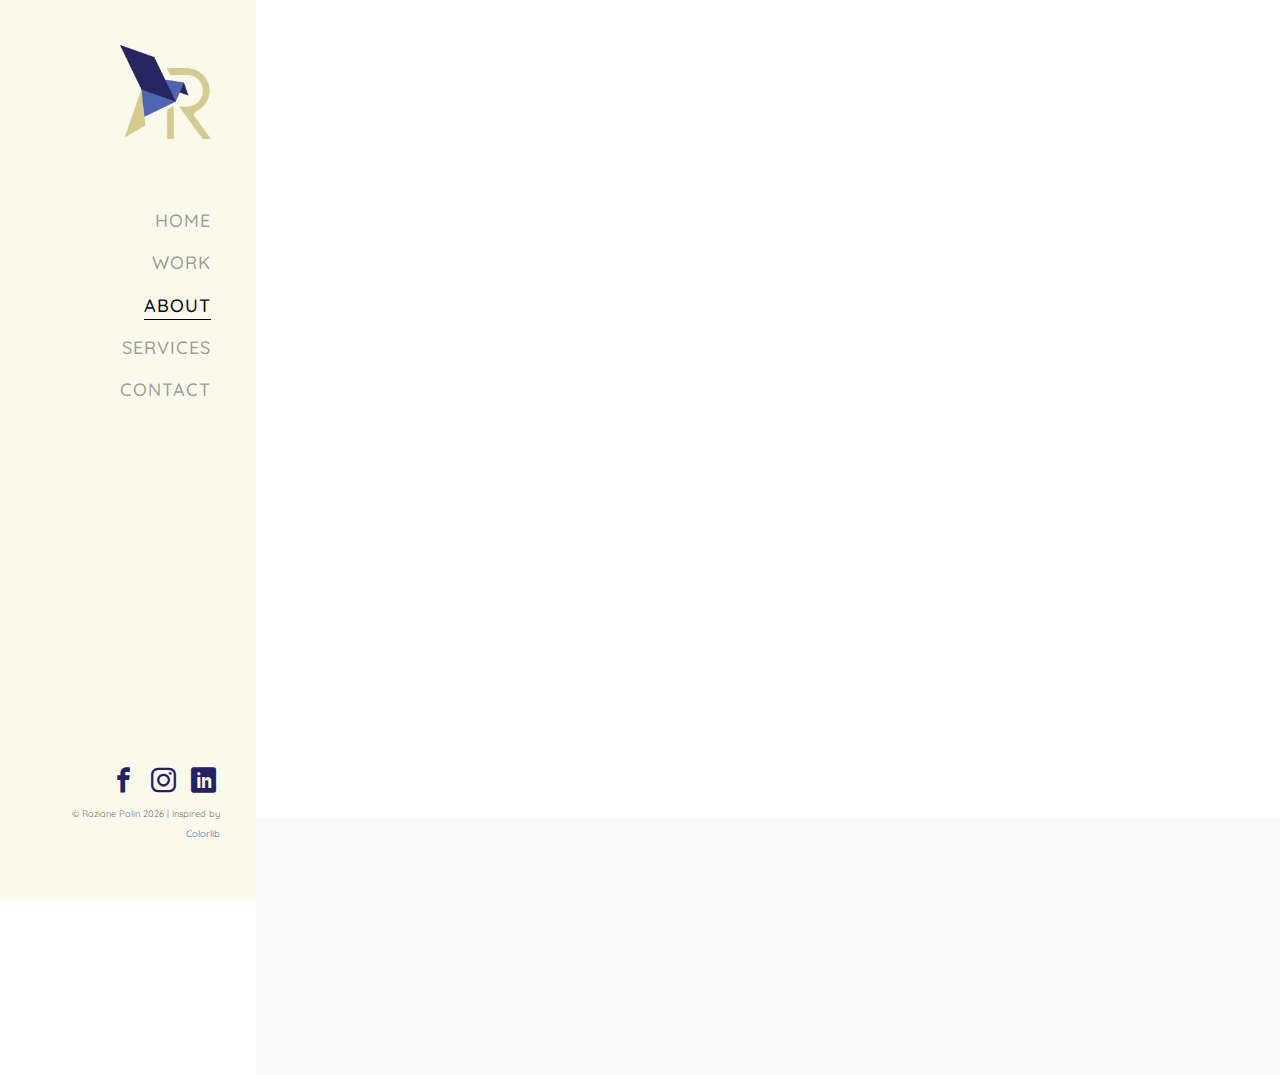
<file: about.html>
<!DOCTYPE HTML>
<html>
	<head>
	<meta charset="utf-8">
	<meta http-equiv="X-UA-Compatible" content="IE=edge">
	<titleRaziane Polin - About Me</title>
	<meta name="viewport" content="width=device-width, initial-scale=1">
	<meta name="description" content="" />
	<meta name="keywords" content="" />
	<meta name="author" content="" />

  <!-- Facebook and Twitter integration -->
	<meta property="og:title" content=""/>
	<meta property="og:image" content=""/>
	<meta property="og:url" content=""/>
	<meta property="og:site_name" content=""/>
	<meta property="og:description" content=""/>
	<meta name="twitter:title" content="" />
	<meta name="twitter:image" content="" />
	<meta name="twitter:url" content="" />
	<meta name="twitter:card" content="" />

	<!-- Place favicon.ico and apple-touch-icon.png in the root directory -->
	<link rel="shortcut icon" href="favicon.ico">

	<link href="https://fonts.googleapis.com/css?family=Quicksand:300,400,500,700" rel="stylesheet">
	
	<!-- Animate.css -->
	<link rel="stylesheet" href="css/animate.css">
	<!-- Icomoon Icon Fonts-->
	<link rel="stylesheet" href="css/icomoon.css">
	<!-- Bootstrap  -->
	<link rel="stylesheet" href="css/bootstrap.css">
	<!-- Flexslider  -->
	<link rel="stylesheet" href="css/flexslider.css">
	<!-- Theme style  -->
	<link rel="stylesheet" href="css/style.css">

	<!-- Modernizr JS -->
	<script src="js/modernizr-2.6.2.min.js"></script>
	<!-- FOR IE9 below -->
	<!--[if lt IE 9]>
	<script src="js/respond.min.js"></script>
	<![endif]-->

	</head>
	<body>
	<div id="colorlib-page">
		<a href="#" class="js-colorlib-nav-toggle colorlib-nav-toggle"><i></i></a>
		<aside id="colorlib-aside" role="complementary" class="border js-fullheight">
			<div id="colorlib-logo"> <img src="images/LogoT.png" class="colorlib-logo2"></img></div>
			<nav id="colorlib-main-menu" role="navigation">
				<ul>
					<li><a href="index.html">Home</a></li>
					<li><a href="work.html">Work</a></li>
					<li class="colorlib-active"><a href="about.html">About</a></li>
					<li><a href="services.html">Services</a></li>
					<li><a href="contact.html">Contact</a></li>
				</ul>
			</nav>

			<div class="colorlib-footer">
				<ul style="font-size:25px">
						<li><a href="#"><i class="icon-facebook2"></i></a></li>
						<li><a href="#"><i class="icon-instagram"></i></a></li>
						<li><a href="#"><i class="icon-linkedin2"></i></a></li>
					</ul>
			<p><small><!-- Link back to Colorlib can't be removed. Template is licensed under CC BY 3.0. -->
&copy; Raziane Polin <script>document.write(new Date().getFullYear());</script> | Inspired by <a href="https://colorlib.com" target="_blank">Colorlib</a>
<!-- Link back to Colorlib can't be removed. Template is licensed under CC BY 3.0. --> </span> </small></p>
		</div>

		</aside>

		<div id="colorlib-main">
				<div class="colorlib-about">
						<div class="container-fluid">
							<div class="row">
						<div class="col-md-6">
							<div class="about-img animate-box" data-animate-effect="fadeInLeft" style="background-image: url(images/blue.jpg);">
								<div class="about-img-2 animate-box" data-animate-effect="fadeInRight" style="background-image: url(images/edited%20profile%20pic.jpg);"></div>
							</div>
						</div>
								<div class="col-md-6 animate-box" data-animate-effect="fadeInLeft">
									<div class="about-desc">
										<span class="heading-meta">Welcome &amp; Introduce</span>
										<h3>Hello! My name is Raziane.</h3>
										<p>I am a graphic designer based in Pittsburgh, PA in USA. I work across multiple disciplines to create customised designs for each client. I believe in visual storytelling and create taylor-made designs that help my clients express themselves.</p>
									</div>
                                      <p><a href="/images/Full%20cv%20final.pdf" class="btn btn-primary" style="background: #282561;color: #fff; border: 2px solid #282561;">View CV</a></p> 
									<div class="fancy-collapse-panel">
										<div class="panel-group" id="accordion" role="tablist" aria-multiselectable="true">
											<div class="panel panel-default">
												<div class="panel-heading" role="tab" id="headingOne">
													<h4 class="panel-title">
														<a data-toggle="collapse" data-parent="#accordion" href="#collapseOne" aria-expanded="true" aria-controls="collapseOne">Why choose me?
														</a>
													</h4>
												</div>
												<div id="collapseOne" class="panel-collapse collapse in" role="tabpanel" aria-labelledby="headingOne">
													 <div class="panel-body">
														<div class="row">
															  <div class="col-md-6">
																  <p>I am passionate and strive to deliver the best possible solution to clients. </p>
															  </div>
															  <div class="col-md-6">
																  <p>I pay great attention to client's requirement.</p>
															  </div>
														  </div>
													 </div>
												</div>
											</div>
											<div class="panel panel-default">
												<div class="panel-heading" role="tab" id="headingTwo">
													<h4 class="panel-title">
														<a class="collapsed" data-toggle="collapse" data-parent="#accordion" href="#collapseTwo" aria-expanded="false" aria-controls="collapseTwo">My Background and Education
														</a>
													</h4>
												</div>
												<div id="collapseTwo" class="panel-collapse collapse" role="tabpanel" aria-labelledby="headingTwo">
													<div class="panel-body">
														<p>I’m a designer and craft-artist with a BA(Hons) in Graphic Design from <strong>University of Hertfordshire,</strong> UK. I have also studied Design and Color Applications for Industry at the University of Mauritius. 
															I have experience in <strong>branding</strong>, <strong>marketing</strong>, and  <strong>packaging design</strong>. 
																</p>
															<ul>
																<li>I Perform integral designs related to overall brand, from creating logos, packaging concepts, layout, illustration, and more</li>
															</ul>
													</div>
												</div>
											</div>
											<div class="panel panel-default">
												<div class="panel-heading" role="tab" id="headingThree">
													<h4 class="panel-title">
														<a class="collapsed" data-toggle="collapse" data-parent="#accordion" href="#collapseThree" aria-expanded="false" aria-controls="collapseThree">My Specialties
														</a>
													</h4>
												</div>
												<div id="collapseThree" class="panel-collapse collapse" role="tabpanel" aria-labelledby="headingThree">
													<div class="panel-body">
														<p>Far far away, behind the word <strong>mountains</strong>, far from the countries Vokalia and Consonantia, there live the blind texts. Separated they live in Bookmarksgrove right at the coast of the Semantics, a large language ocean.</p>	
													</div>
												</div>
											</div>
										</div>
									</div>
								</div>
							</div>
						</div>
					</div>

			

			<div id="get-in-touch" class="colorlib-bg-color">
				<div class="colorlib-narrow-content">
					<div class="row">
						<div class="col-md-6 animate-box" data-animate-effect="fadeInLeft">
							<h2>Get in Touch!</h2>
						</div>
					</div>
					<div class="row">
						<div class="col-md-6 col-md-offset-3 col-md-pull-3 animate-box" data-animate-effect="fadeInLeft">
							<p class="colorlib-lead">Interested in working together?</p>
							<p><a href="contact.html" class="btn btn-primary btn-learn">Contact me!</a></p>
						</div>
						
					</div>
				</div>
			</div>
		</div>
	</div>

	<!-- jQuery -->
	<script src="js/jquery.min.js"></script>
	<!-- jQuery Easing -->
	<script src="js/jquery.easing.1.3.js"></script>
	<!-- Bootstrap -->
	<script src="js/bootstrap.min.js"></script>
	<!-- Waypoints -->
	<script src="js/jquery.waypoints.min.js"></script>
	<!-- Flexslider -->
	<script src="js/jquery.flexslider-min.js"></script>
	<!-- Sticky Kit -->
	<script src="js/sticky-kit.min.js"></script>
	
	
	<!-- MAIN JS -->
	<script src="js/main.js"></script>

	</body>
</html>
</file>
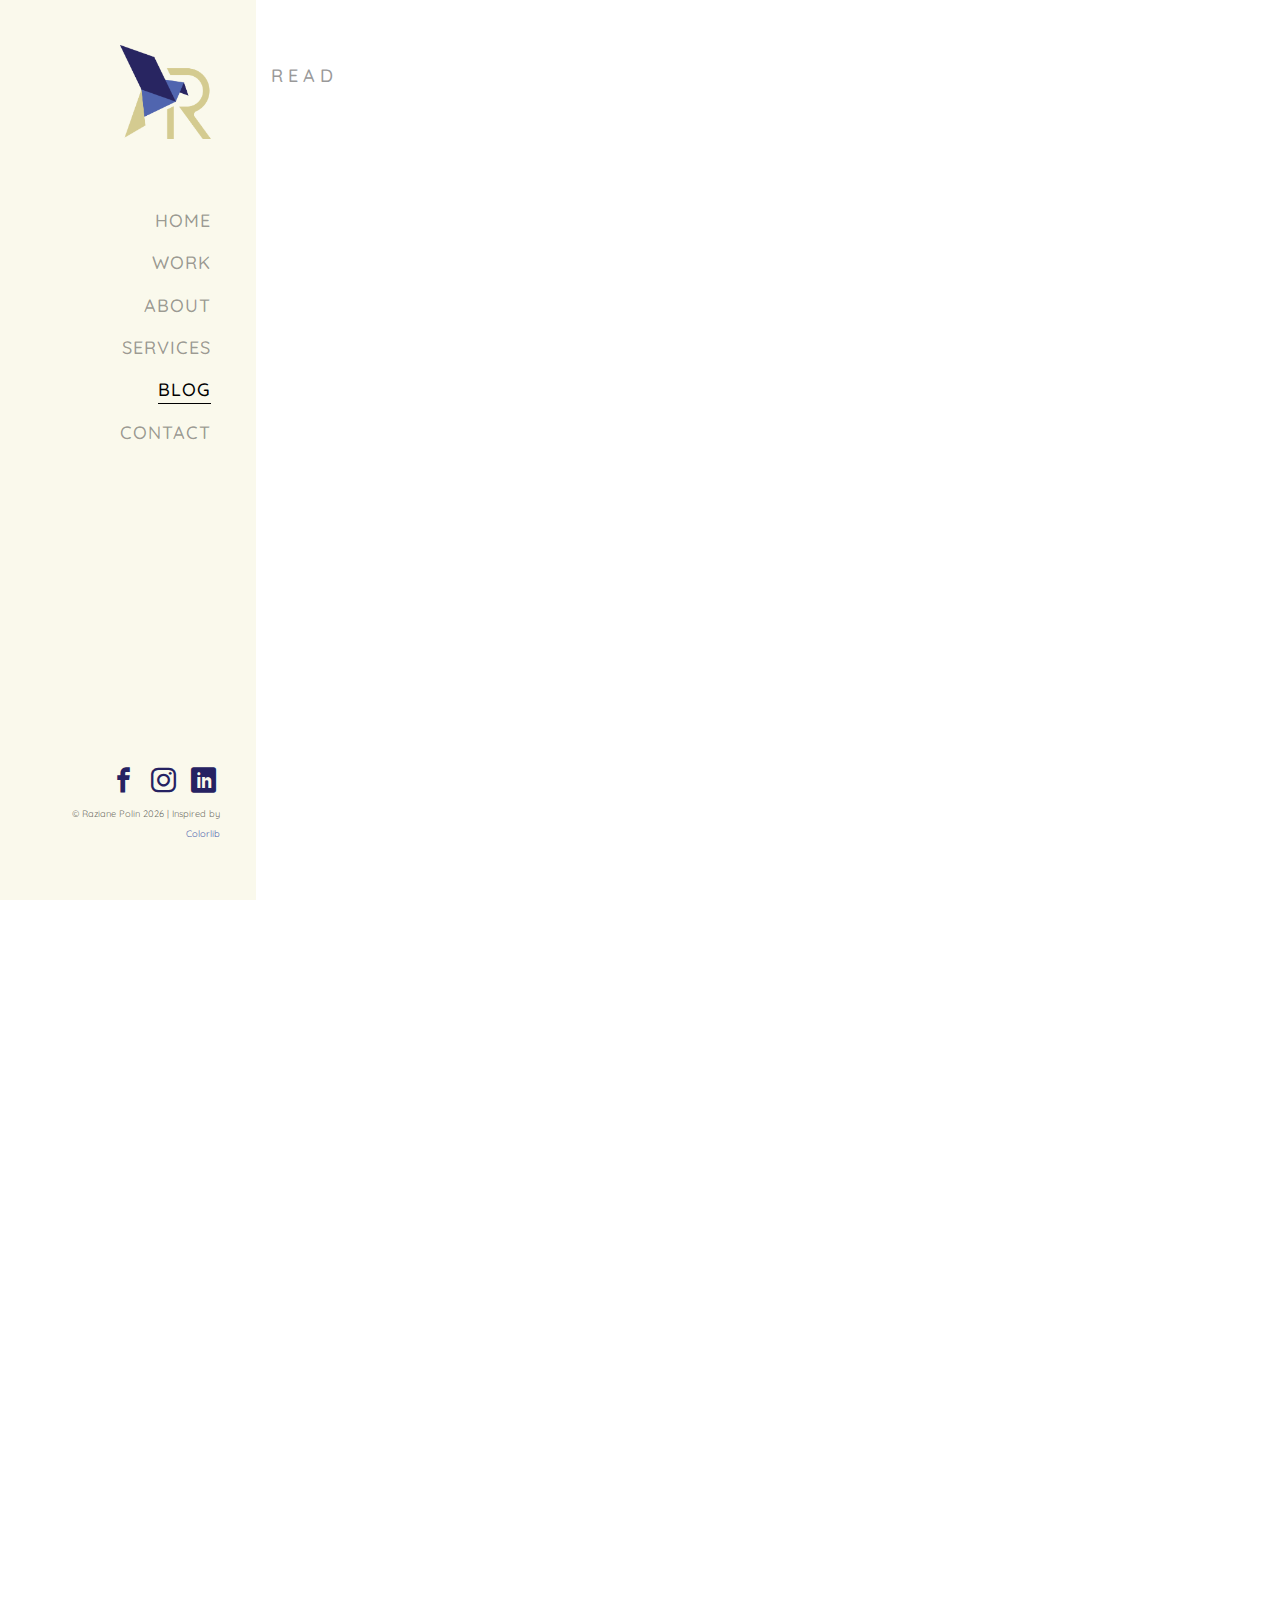
<file: blog.html>
<!DOCTYPE HTML>
<html>
	<head>
	<meta charset="utf-8">
	<meta http-equiv="X-UA-Compatible" content="IE=edge">
	<title>Work Template</title>
	<meta name="viewport" content="width=device-width, initial-scale=1">
	<meta name="description" content="" />
	<meta name="keywords" content="" />
	<meta name="author" content="" />

  <!-- Facebook and Twitter integration -->
	<meta property="og:title" content=""/>
	<meta property="og:image" content=""/>
	<meta property="og:url" content=""/>
	<meta property="og:site_name" content=""/>
	<meta property="og:description" content=""/>
	<meta name="twitter:title" content="" />
	<meta name="twitter:image" content="" />
	<meta name="twitter:url" content="" />
	<meta name="twitter:card" content="" />

	<!-- Place favicon.ico and apple-touch-icon.png in the root directory -->
	<link rel="shortcut icon" href="favicon.ico">

	<link href="https://fonts.googleapis.com/css?family=Quicksand:300,400,500,700" rel="stylesheet">
	
	<!-- Animate.css -->
	<link rel="stylesheet" href="css/animate.css">
	<!-- Icomoon Icon Fonts-->
	<link rel="stylesheet" href="css/icomoon.css">
	<!-- Bootstrap  -->
	<link rel="stylesheet" href="css/bootstrap.css">
	<!-- Flexslider  -->
	<link rel="stylesheet" href="css/flexslider.css">
	<!-- Theme style  -->
	<link rel="stylesheet" href="css/style.css">

	<!-- Modernizr JS -->
	<script src="js/modernizr-2.6.2.min.js"></script>
	<!-- FOR IE9 below -->
	<!--[if lt IE 9]>
	<script src="js/respond.min.js"></script>
	<![endif]-->

	</head>
	<body>
	<div id="colorlib-page">
		<a href="#" class="js-colorlib-nav-toggle colorlib-nav-toggle"><i></i></a>
		<aside id="colorlib-aside" role="complementary" class="border js-fullheight">
			<div id="colorlib-logo"> <img src="images/LogoT.png" class="colorlib-logo2"></img></div>
			<nav id="colorlib-main-menu" role="navigation">
				<ul>
					<li><a href="index.html">Home</a></li>
					<li><a href="work.html">Work</a></li>
					<li><a href="about.html">About</a></li>
					<li><a href="services.html">Services</a></li>
					<li class="colorlib-active"><a href="blog.html">Blog</a></li>
					<li><a href="contact.html">Contact</a></li>
				</ul>
			</nav>

			<div class="colorlib-footer">
				<ul style="font-size:25px">
						<li><a href="#"><i class="icon-facebook2"></i></a></li>
						<li><a href="#"><i class="icon-instagram"></i></a></li>
						<li><a href="#"><i class="icon-linkedin2"></i></a></li>
					</ul>
			<p><small><!-- Link back to Colorlib can't be removed. Template is licensed under CC BY 3.0. -->
&copy; Raziane Polin <script>document.write(new Date().getFullYear());</script> | Inspired by <a href="https://colorlib.com" target="_blank">Colorlib</a>
<!-- Link back to Colorlib can't be removed. Template is licensed under CC BY 3.0. --> </span> </small></p>
		</div>

		</aside>

		<div id="colorlib-main">
			<div class="colorlib-blog">
				<div class="container-fluid">
					<div class="row">
						<div class="col-md-6 col-md-offset-3 col-md-pull-3">
							<span class="heading-meta">Read</span>
							<h2 class="colorlib-heading animate-box" data-animate-effect="fadeInLeft">Blog</h2>
						</div>
					</div>
					<div class="row">
						<div class="col-md-4 col-sm-6 animate-box" data-animate-effect="fadeInLeft">
							<div class="blog-entry">
								<a href="blog.html" class="blog-img"><img src="images/img-1.jpg" class="img-responsive" alt="HTML5 Bootstrap Template by colorlib.com"></a>
								<div class="desc">
									<span><small>Feb 07, 2018 </small> | <small> Web Design </small> | <small> <i class="icon-bubble3"></i> 4</small></span>
									<h3><a href="blog.html">18 Awesome sites</a></h3>
									<p>Separated they live in Bookmarksgrove right at the coast of the Semantics, a large language ocean.</p>
									<a href="blog.html" class="lead">Read More <i class="icon-arrow-right3"></i></a>
								</div>
							</div>
						</div>
						<div class="col-md-4 col-sm-6 animate-box" data-animate-effect="fadeInLeft">
							<div class="blog-entry">
								<a href="blog.html" class="blog-img"><img src="images/img-2.jpg" class="img-responsive" alt="HTML5 Bootstrap Template by colorlib.com"></a>
								<div class="desc">
									<span><small>Feb 07, 2018 </small> | <small> Web Design </small> | <small> <i class="icon-bubble3"></i> 4</small></span>
									<h3><a href="blog.html">Wordpress for a Beginner</a></h3>
									<p>Separated they live in Bookmarksgrove right at the coast of the Semantics, a large language ocean.</p>
									<a href="blog.html" class="lead">Read More <i class="icon-arrow-right3"></i></a>
								</div>
							</div>
						</div>
						<div class="col-md-4 col-sm-6 animate-box" data-animate-effect="fadeInLeft">
							<div class="blog-entry">
								<a href="blog.html" class="blog-img"><img src="images/img-3.jpg" class="img-responsive" alt="HTML5 Bootstrap Template by colorlib.com"></a>
								<div class="desc">
									<span><small>Feb 07, 2018 </small> | <small> Inspiration </small> | <small> <i class="icon-bubble3"></i> 4</small></span>
									<h3><a href="blog.html">Make website from scratch</a></h3>
									<p>Separated they live in Bookmarksgrove right at the coast of the Semantics, a large language ocean.</p>
									<a href="blog.html" class="lead">Read More <i class="icon-arrow-right3"></i></a>
								</div>
							</div>
						</div>
						<div class="col-md-4 col-sm-6 animate-box" data-animate-effect="fadeInLeft">
							<div class="blog-entry">
								<a href="blog.html" class="blog-img"><img src="images/img-4.jpg" class="img-responsive" alt="HTML5 Bootstrap Template by colorlib.com"></a>
								<div class="desc">
									<span><small>Feb 07, 2018 </small> | <small> Web Design </small> | <small> <i class="icon-bubble3"></i> 4</small></span>
									<h3><a href="blog.html">18 Awesome sites</a></h3>
									<p>Separated they live in Bookmarksgrove right at the coast of the Semantics, a large language ocean.</p>
									<a href="blog.html" class="lead">Read More <i class="icon-arrow-right3"></i></a>
								</div>
							</div>
						</div>
						<div class="col-md-4 col-sm-6 animate-box" data-animate-effect="fadeInLeft">
							<div class="blog-entry">
								<a href="blog.html" class="blog-img"><img src="images/img-5.jpg" class="img-responsive" alt="HTML5 Bootstrap Template by colorlib.com"></a>
								<div class="desc">
									<span><small>Feb 07, 2018 </small> | <small> Web Design </small> | <small> <i class="icon-bubble3"></i> 4</small></span>
									<h3><a href="blog.html">Wordpress for a Beginner</a></h3>
									<p>Separated they live in Bookmarksgrove right at the coast of the Semantics, a large language ocean.</p>
									<a href="blog.html" class="lead">Read More <i class="icon-arrow-right3"></i></a>
								</div>
							</div>
						</div>
						<div class="col-md-4 col-sm-6 animate-box" data-animate-effect="fadeInLeft">
							<div class="blog-entry">
								<a href="blog.html" class="blog-img"><img src="images/img-6.jpg" class="img-responsive" alt="HTML5 Bootstrap Template by colorlib.com"></a>
								<div class="desc">
									<span><small>Feb 07, 2018 </small> | <small> Inspiration </small> | <small> <i class="icon-bubble3"></i> 4</small></span>
									<h3><a href="blog.html">Make website from scratch</a></h3>
									<p>Separated they live in Bookmarksgrove right at the coast of the Semantics, a large language ocean.</p>
									<a href="blog.html" class="lead">Read More <i class="icon-arrow-right3"></i></a>
								</div>
							</div>
						</div>
						<div class="col-md-4 col-sm-6 animate-box" data-animate-effect="fadeInLeft">
							<div class="blog-entry">
								<a href="blog.html" class="blog-img"><img src="images/img-7.jpg" class="img-responsive" alt="HTML5 Bootstrap Template by colorlib.com"></a>
								<div class="desc">
									<span><small>Feb 07, 2018 </small> | <small> Web Design </small> | <small> <i class="icon-bubble3"></i> 4</small></span>
									<h3><a href="blog.html">18 Awesome sites</a></h3>
									<p>Separated they live in Bookmarksgrove right at the coast of the Semantics, a large language ocean.</p>
									<a href="blog.html" class="lead">Read More <i class="icon-arrow-right3"></i></a>
								</div>
							</div>
						</div>
						<div class="col-md-4 col-sm-6 animate-box" data-animate-effect="fadeInLeft">
							<div class="blog-entry">
								<a href="blog.html" class="blog-img"><img src="images/img-8.jpg" class="img-responsive" alt="HTML5 Bootstrap Template by colorlib.com"></a>
								<div class="desc">
									<span><small>Feb 07, 2018 </small> | <small> Web Design </small> | <small> <i class="icon-bubble3"></i> 4</small></span>
									<h3><a href="blog.html">Wordpress for a Beginner</a></h3>
									<p>Separated they live in Bookmarksgrove right at the coast of the Semantics, a large language ocean.</p>
									<a href="blog.html" class="lead">Read More <i class="icon-arrow-right3"></i></a>
								</div>
							</div>
						</div>
						<div class="col-md-4 col-sm-6 animate-box" data-animate-effect="fadeInLeft">
							<div class="blog-entry">
								<a href="blog.html" class="blog-img"><img src="images/img-9.jpg" class="img-responsive" alt="HTML5 Bootstrap Template by colorlib.com"></a>
								<div class="desc">
									<span><small>Feb 07, 2018 </small> | <small> Inspiration </small> | <small> <i class="icon-bubble3"></i> 4</small></span>
									<h3><a href="blog.html">Make website from scratch</a></h3>
									<p>Separated they live in Bookmarksgrove right at the coast of the Semantics, a large language ocean.</p>
									<a href="blog.html" class="lead">Read More <i class="icon-arrow-right3"></i></a>
								</div>
							</div>
						</div>
					</div>

					<div class="row">
						<div class="col-md-12 animate-box" data-animate-effect="fadeInLeft">
							<ul class="pagination">
								<li class="disabled"><a href="#">&laquo;</a></li>
								<li class="active"><a href="#">1</a></li>
								<li><a href="#">2</a></li>
								<li><a href="#">3</a></li>
								<li><a href="#">4</a></li>
								<li><a href="#">&raquo;</a></li>
							</ul>
						</div>
					</div>
				</div>
			</div>

			<div id="get-in-touch" class="colorlib-bg-color">
				<div class="colorlib-narrow-content">
					<div class="row">
						<div class="col-md-6 animate-box" data-animate-effect="fadeInLeft">
							<h2>Get in Touch!</h2>
						</div>
					</div>
					<div class="row">
						<div class="col-md-6 col-md-offset-3 col-md-pull-3 animate-box" data-animate-effect="fadeInLeft">
							<p class="colorlib-lead">Separated they live in Bookmarksgrove right at the coast of the Semantics, a large language ocean.</p>
							<p><a href="#" class="btn btn-primary btn-learn">Contact me!</a></p>
						</div>
						
					</div>
				</div>
			</div>
		</div>
	</div>

	<!-- jQuery -->
	<script src="js/jquery.min.js"></script>
	<!-- jQuery Easing -->
	<script src="js/jquery.easing.1.3.js"></script>
	<!-- Bootstrap -->
	<script src="js/bootstrap.min.js"></script>
	<!-- Waypoints -->
	<script src="js/jquery.waypoints.min.js"></script>
	<!-- Flexslider -->
	<script src="js/jquery.flexslider-min.js"></script>
	<!-- Sticky Kit -->
	<script src="js/sticky-kit.min.js"></script>
	
	
	<!-- MAIN JS -->
	<script src="js/main.js"></script>

	</body>
</html>
</file>
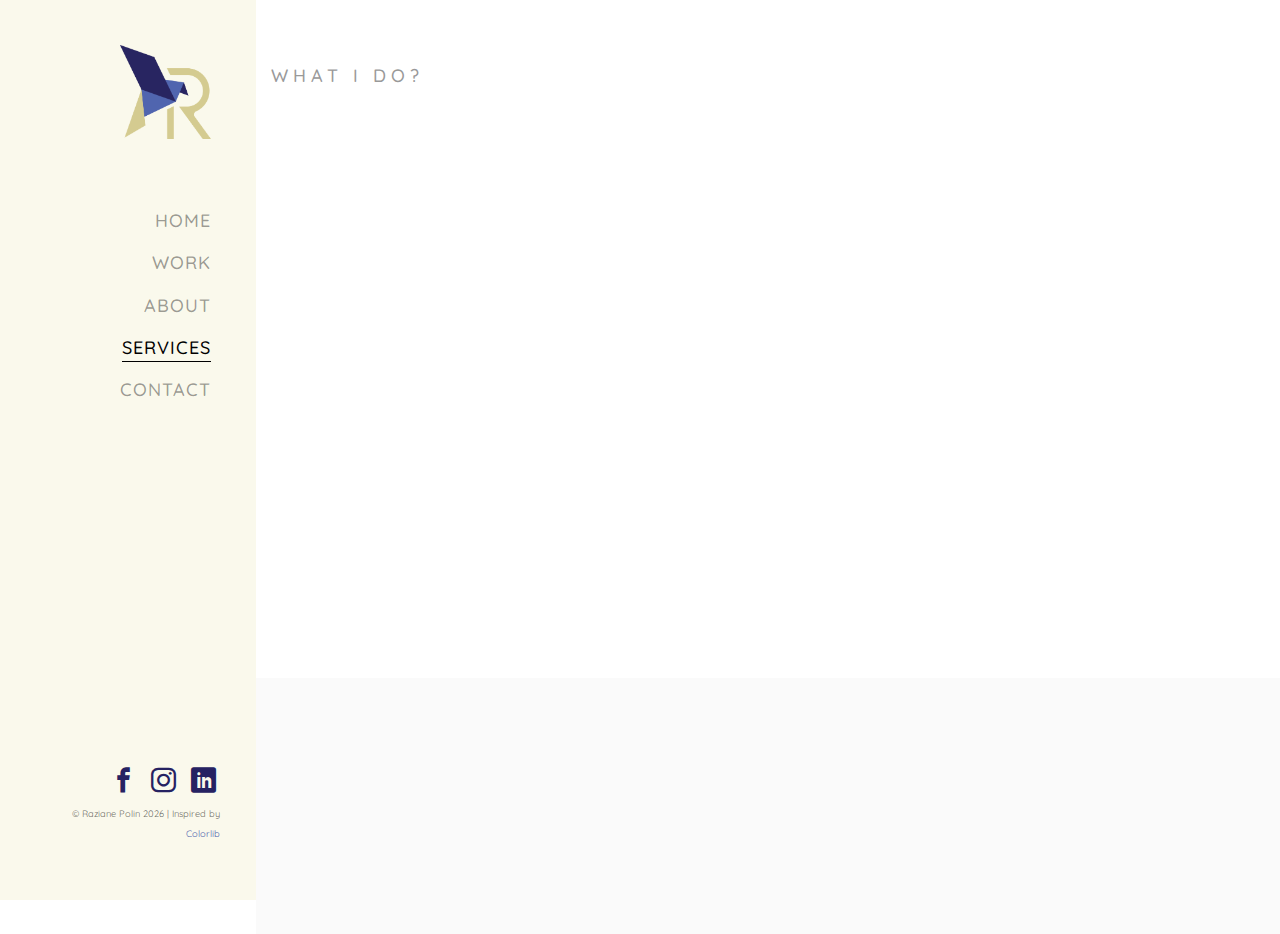
<file: services.html>
<!DOCTYPE HTML>
<html>
	<head>
	<meta charset="utf-8">
	<meta http-equiv="X-UA-Compatible" content="IE=edge">
	<title>Raziane Polin - Services</title>
	<meta name="viewport" content="width=device-width, initial-scale=1">
	<meta name="description" content="" />
	<meta name="keywords" content="" />
	<meta name="author" content="" />

  <!-- Facebook and Twitter integration -->
	<meta property="og:title" content=""/>
	<meta property="og:image" content=""/>
	<meta property="og:url" content=""/>
	<meta property="og:site_name" content=""/>
	<meta property="og:description" content=""/>
	<meta name="twitter:title" content="" />
	<meta name="twitter:image" content="" />
	<meta name="twitter:url" content="" />
	<meta name="twitter:card" content="" />

	<!-- Place favicon.ico and apple-touch-icon.png in the root directory -->
	<link rel="shortcut icon" href="favicon.ico">

	<link href="https://fonts.googleapis.com/css?family=Quicksand:300,400,500,700" rel="stylesheet">
	
	<!-- Animate.css -->
	<link rel="stylesheet" href="css/animate.css">
	<!-- Icomoon Icon Fonts-->
	<link rel="stylesheet" href="css/icomoon.css">
	<!-- Bootstrap  -->
	<link rel="stylesheet" href="css/bootstrap.css">
	<!-- Flexslider  -->
	<link rel="stylesheet" href="css/flexslider.css">
	<!-- Theme style  -->
	<link rel="stylesheet" href="css/style.css">

	<!-- Modernizr JS -->
	<script src="js/modernizr-2.6.2.min.js"></script>
	<!-- FOR IE9 below -->
	<!--[if lt IE 9]>
	<script src="js/respond.min.js"></script>
	<![endif]-->

	</head>
	<body>
	<div id="colorlib-page">
		<a href="#" class="js-colorlib-nav-toggle colorlib-nav-toggle"><i></i></a>
		<aside id="colorlib-aside" role="complementary" class="border js-fullheight">
			<div id="colorlib-logo"> <img src="images/LogoT.png" class="colorlib-logo2"></img></div>
			<nav id="colorlib-main-menu" role="navigation">
				<ul>
					<li><a href="index.html">Home</a></li>
					<li><a href="work.html">Work</a></li>
					<li><a href="about.html">About</a></li>
					<li class="colorlib-active"><a href="services.html">Services</a></li>
					<li><a href="contact.html">Contact</a></li>
				</ul>
			</nav>

			<div class="colorlib-footer">
				<ul style="font-size:25px">
						<li><a href="#"><i class="icon-facebook2"></i></a></li>
						<li><a href="#"><i class="icon-instagram"></i></a></li>
						<li><a href="#"><i class="icon-linkedin2"></i></a></li>
					</ul>
			<p><small><!-- Link back to Colorlib can't be removed. Template is licensed under CC BY 3.0. -->
&copy; Raziane Polin <script>document.write(new Date().getFullYear());</script> | Inspired by <a href="https://colorlib.com" target="_blank">Colorlib</a>
<!-- Link back to Colorlib can't be removed. Template is licensed under CC BY 3.0. --> </span> </small></p>
		</div>

		</aside>

		<div id="colorlib-main">
            
			<div class="colorlib-services">
				<div class="container-fluid">
					<div class="row">
						<div class="col-md-6 col-md-offset-3 col-md-pull-3">
							<span class="heading-meta">What I do?</span>
							<h2 class="colorlib-heading animate-box" data-animate-effect="fadeInLeft">Here are some of my expertise</h2>
						</div>
					</div>
					<div class="row">
						<div class="col-md-6">
							<div class="colorlib-feature animate-box" data-animate-effect="fadeInLeft">
								<div class="colorlib-icon">
									<i class="icon-tag"></i>
								</div>
								<div class="colorlib-text">
									<h3>Brand Design</h3>
									<p>Creatively design and build visual identity of products or services for clients. </p>
								</div>
							</div>

							<div class="colorlib-feature animate-box" data-animate-effect="fadeInLeft">
								<div class="colorlib-icon">
									<i class="icon-box"></i>
								</div>
								<div class="colorlib-text">
									<h3>Packaging Design</h3>
									<p>Help clients create attractive packaging from conceptualization, design, and prototyping. </p>
								</div>
							</div>


						</div>
						<div class="col-md-6">
                            							<div class="colorlib-feature animate-box" data-animate-effect="fadeInLeft">
								<div class="colorlib-icon">
									<i class="icon-news2"></i>
								</div>
								<div class="colorlib-text">
									<h3>Print Design</h3>
									<p>Use artworking with color techniques to design flyers, brochures,  magazine, other print designs. </p>
								</div>
							</div>

							<div class="colorlib-feature animate-box" data-animate-effect="fadeInLeft">
								<div class="colorlib-icon">
									<i class="icon-scissors"></i>
								</div>
								<div class="colorlib-text">
									<h3>Craft Art</h3>
									<p>Make use of sustainable materials, objects, paint and other design tools to create uniquely expressive pieces. </p>
								</div>
							</div>

						</div>
					</div>
				</div>
			</div>

<!--

			<div class="colorlib-work">
				<div class="container-fluid">
					<div class="row">
						<div class="col-md-6 col-md-offset-3 col-md-pull-3">
							<span class="heading-meta">Portfolio</span>
							<h2 class="colorlib-heading animate-box" data-animate-effect="fadeInLeft">Recent Work</h2>
						</div>
					</div>
					<div class="row">
						<div class="col-md-6 animate-box" data-animate-effect="fadeInLeft">
							<div class="project" style="background-image: url(images/work-1.jpg);">
								<div class="desc">
									<div class="con">
										<h3><a href="#">Work 01</a></h3>
										<span>Branding, Ilustration</span>
										<p class="icon">
											<span><a href="#"><i class="icon-share3"></i></a></span>
											<span><a href="#"><i class="icon-eye"></i> 100</a></span>
											<span><a href="#"><i class="icon-heart"></i> 49</a></span>
										</p>
									</div>
								</div>
							</div>
						</div>
						<div class="col-md-6 animate-box" data-animate-effect="fadeInLeft">
							<div class="project" style="background-image: url(images/work-2.jpg);">
								<div class="desc">
									<div class="con">
										<h3><a href="work.html">Work 02</a></h3>
										<span>Logo, Web, Branding</span>
										<p class="icon">
											<span><a href="#"><i class="icon-share3"></i></a></span>
											<span><a href="#"><i class="icon-eye"></i> 100</a></span>
											<span><a href="#"><i class="icon-heart"></i> 49</a></span>
										</p>
									</div>
								</div>
							</div>
						</div>
					</div>
				</div>
			</div>
-->

			<div id="get-in-touch" class="colorlib-bg-color">
				<div class="colorlib-narrow-content">
					<div class="row">
						<div class="col-md-6 animate-box" data-animate-effect="fadeInLeft">
							<h2>Get in Touch!</h2>
						</div>
					</div>
					<div class="row">
						<div class="col-md-6 col-md-offset-3 col-md-pull-3 animate-box" data-animate-effect="fadeInLeft">
							<p class="colorlib-lead">Interested in working together?</p>
							<p><a href="contact.html" class="btn btn-primary btn-learn">Contact me!</a></p>
						</div>
						
					</div>
				</div>
			</div>
		</div>
	</div>

	<!-- jQuery -->
	<script src="js/jquery.min.js"></script>
	<!-- jQuery Easing -->
	<script src="js/jquery.easing.1.3.js"></script>
	<!-- Bootstrap -->
	<script src="js/bootstrap.min.js"></script>
	<!-- Waypoints -->
	<script src="js/jquery.waypoints.min.js"></script>
	<!-- Flexslider -->
	<script src="js/jquery.flexslider-min.js"></script>
	<!-- Sticky Kit -->
	<script src="js/sticky-kit.min.js"></script>
	
	
	<!-- MAIN JS -->
	<script src="js/main.js"></script>

	</body>
</html>
</file>
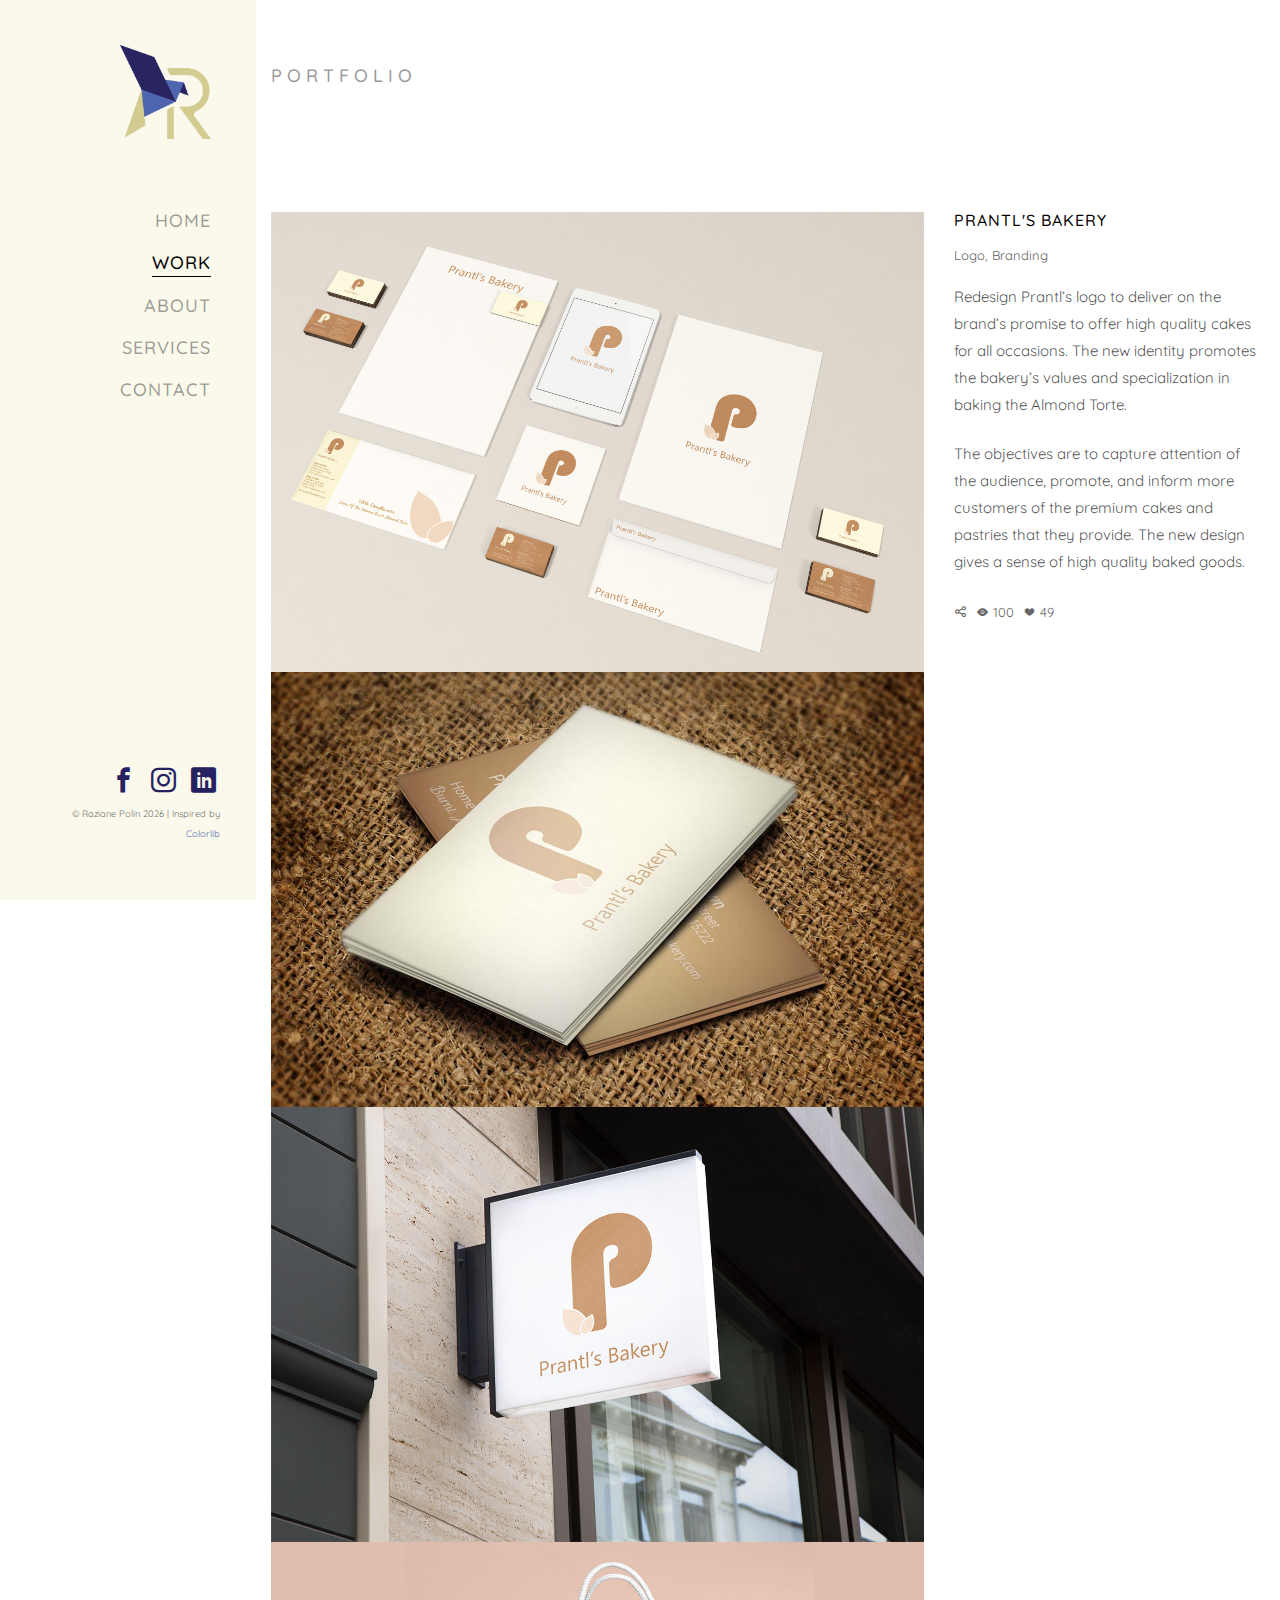
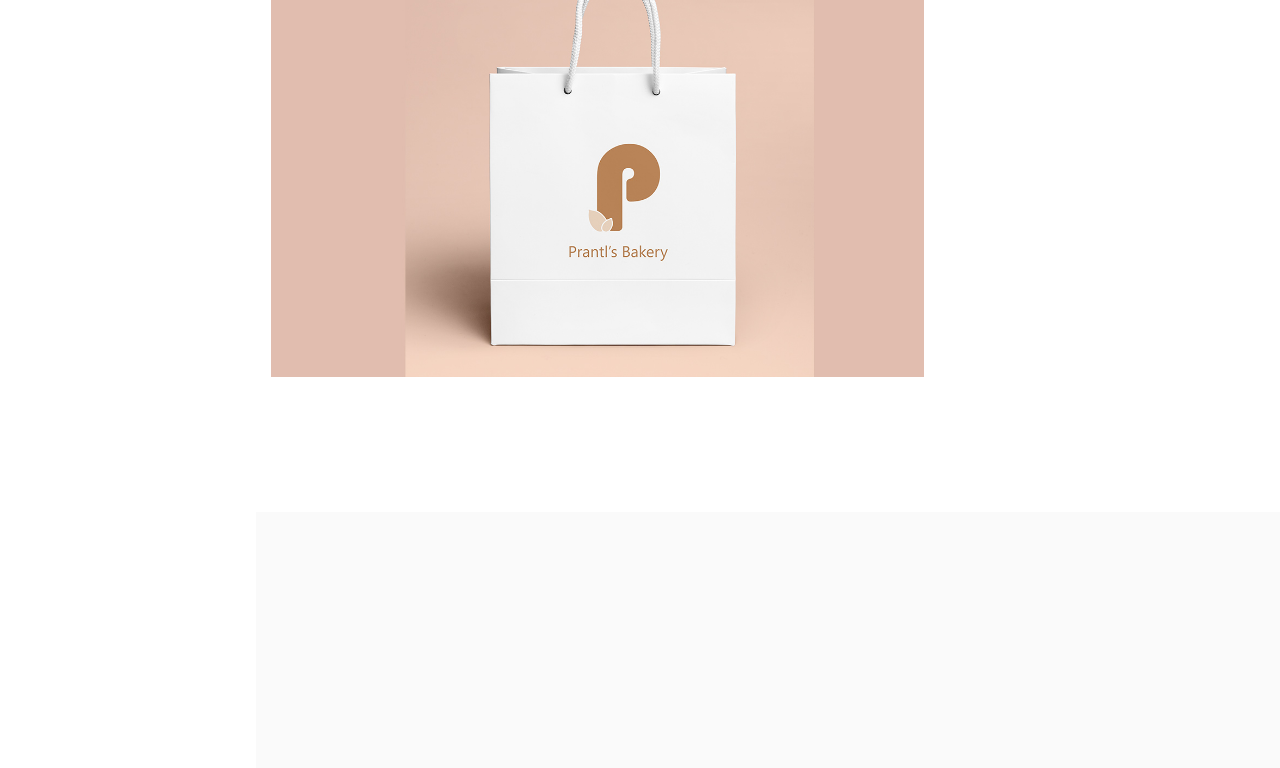
<file: work-single-1.html>
<!DOCTYPE HTML>
<html>
	<head>
	<meta charset="utf-8">
	<meta http-equiv="X-UA-Compatible" content="IE=edge">
	<title>Raziane Polin - Portfolio</title>
	<meta name="viewport" content="width=device-width, initial-scale=1">
	<meta name="description" content="" />
	<meta name="keywords" content="" />
	<meta name="author" content="" />

  <!-- Facebook and Twitter integration -->
	<meta property="og:title" content=""/>
	<meta property="og:image" content=""/>
	<meta property="og:url" content=""/>
	<meta property="og:site_name" content=""/>
	<meta property="og:description" content=""/>
	<meta name="twitter:title" content="" />
	<meta name="twitter:image" content="" />
	<meta name="twitter:url" content="" />
	<meta name="twitter:card" content="" />

	<!-- Place favicon.ico and apple-touch-icon.png in the root directory -->
	<link rel="shortcut icon" href="favicon.ico">

	<link href="https://fonts.googleapis.com/css?family=Quicksand:300,400,500,700" rel="stylesheet">
	
	<!-- Animate.css -->
	<link rel="stylesheet" href="css/animate.css">
	<!-- Icomoon Icon Fonts-->
	<link rel="stylesheet" href="css/icomoon.css">
	<!-- Bootstrap  -->
	<link rel="stylesheet" href="css/bootstrap.css">
	<!-- Flexslider  -->
	<link rel="stylesheet" href="css/flexslider.css">
	<!-- Theme style  -->
	<link rel="stylesheet" href="css/style.css">

	<!-- Modernizr JS -->
	<script src="js/modernizr-2.6.2.min.js"></script>
	<!-- FOR IE9 below -->
	<!--[if lt IE 9]>
	<script src="js/respond.min.js"></script>
	<![endif]-->

	</head>
	<body>
	<div id="colorlib-page">
		<a href="#" class="js-colorlib-nav-toggle colorlib-nav-toggle"><i></i></a>
		<aside id="colorlib-aside" role="complementary" class="border js-fullheight">
			<div id="colorlib-logo"> <img src="images/LogoT.png" class="colorlib-logo2"></img></div>
			<nav id="colorlib-main-menu" role="navigation">
				<ul>
					<li><a href="index.html">Home</a></li>
					<li class="colorlib-active"><a href="work.html">Work</a></li>
					<li><a href="about.html">About</a></li>
					<li><a href="services.html">Services</a></li>
					<li><a href="contact.html">Contact</a></li>
				</ul>
			</nav>

			<div class="colorlib-footer">
				<ul style="font-size:25px">
						<li><a href="#"><i class="icon-facebook2"></i></a></li>
						<li><a href="#"><i class="icon-instagram"></i></a></li>
						<li><a href="#"><i class="icon-linkedin2"></i></a></li>
					</ul>
			<p><small><!-- Link back to Colorlib can't be removed. Template is licensed under CC BY 3.0. -->
&copy; Raziane Polin <script>document.write(new Date().getFullYear());</script> | Inspired by <a href="https://colorlib.com" target="_blank">Colorlib</a>
<!-- Link back to Colorlib can't be removed. Template is licensed under CC BY 3.0. --> </span> </small></p>
		</div>

		</aside>

		<div id="colorlib-main">

			<div class="colorlib-work">
				<div class="container-fluid">
					<div class="row">
						<div class="col-md-6 col-md-offset-3 col-md-pull-3">
							<span class="heading-meta">Portfolio</span>
							<h2 class="colorlib-heading animate-box" data-animate-effect="fadeInLeft">Branding & Identity</h2>
						</div>
					</div>
					<div class="row">
						<div class="col-md-8 image-content">
							<img class="img-responsive" src="images/img_bg_2.jpg" alt="Branding and Logo Design">
							<img class="img-responsive" src="images/prantl1.jpg" alt="Branding and Logo Design">
							<img class="img-responsive" src="images/prantl2.jpg" alt="Branding and Logo Design">
							<img class="img-responsive" src="images/prantl3.jpg" alt="Branding and Logo Design">
						</div>
						<div class="col-md-4 sticky-parent">
							<div id="sticky_item">
								<div class="project-desc">
									<h2>Prantl's Bakery</h2>
									<span><a href="#">Logo</a>, <a href="#">Branding</a></span>
									<p>Redesign Prantl’s logo to deliver on the brand’s promise to offer high quality cakes for all occasions. The new identity promotes the bakery’s values and specialization in baking the Almond Torte. </p>
                                       <p>The objectives are to capture attention of the audience, promote, and inform more customers of the premium cakes and pastries that they provide. The new design gives a sense of high quality baked goods.</p>
									<p class="icon">
										<span><a href="#"><i class="icon-share3"></i></a></span>
										<span><a href="#"><i class="icon-eye"></i> 100</a></span>
										<span><a href="#"><i class="icon-heart"></i> 49</a></span>
									</p>
								</div>
							</div>
						</div>
					</div>
				</div>
			</div>

			<div id="get-in-touch" class="colorlib-bg-color">
				<div class="colorlib-narrow-content">
					<div class="row">
						<div class="col-md-6 animate-box" data-animate-effect="fadeInLeft">
							<h2>Get in Touch!</h2>
						</div>
					</div>
					<div class="row">
						<div class="col-md-6 col-md-offset-3 col-md-pull-3 animate-box" data-animate-effect="fadeInLeft">
							<p class="colorlib-lead">Interested in working together?</p>
							<p><a href="contact.html" class="btn btn-primary btn-learn">Contact me!</a></p>
						</div>
						
					</div>
				</div>
			</div>
		</div>
	</div>

	<!-- jQuery -->
	<script src="js/jquery.min.js"></script>
	<!-- jQuery Easing -->
	<script src="js/jquery.easing.1.3.js"></script>
	<!-- Bootstrap -->
	<script src="js/bootstrap.min.js"></script>
	<!-- Waypoints -->
	<script src="js/jquery.waypoints.min.js"></script>
	<!-- Flexslider -->
	<script src="js/jquery.flexslider-min.js"></script>
	<!-- Sticky Kit -->
	<script src="js/sticky-kit.min.js"></script>
	
	
	<!-- MAIN JS -->
	<script src="js/main.js"></script>

	</body>
</html>
</file>
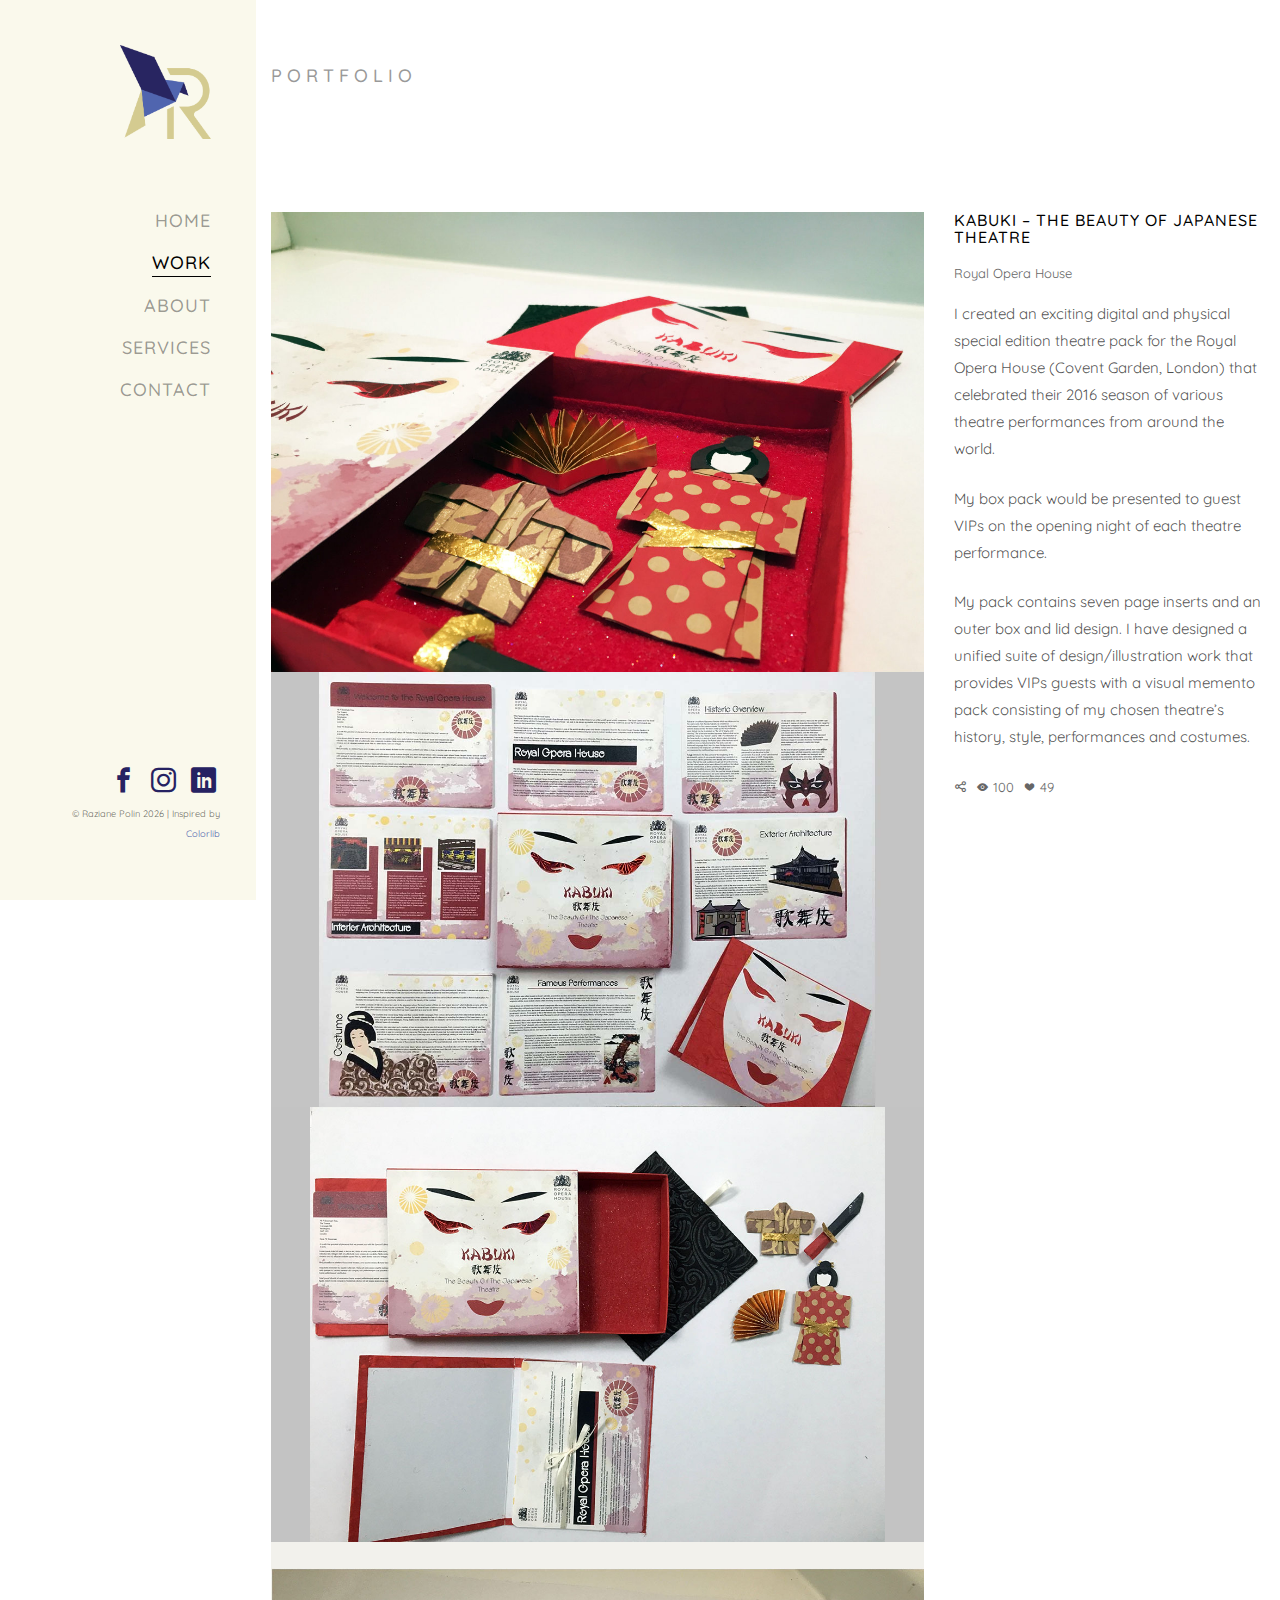
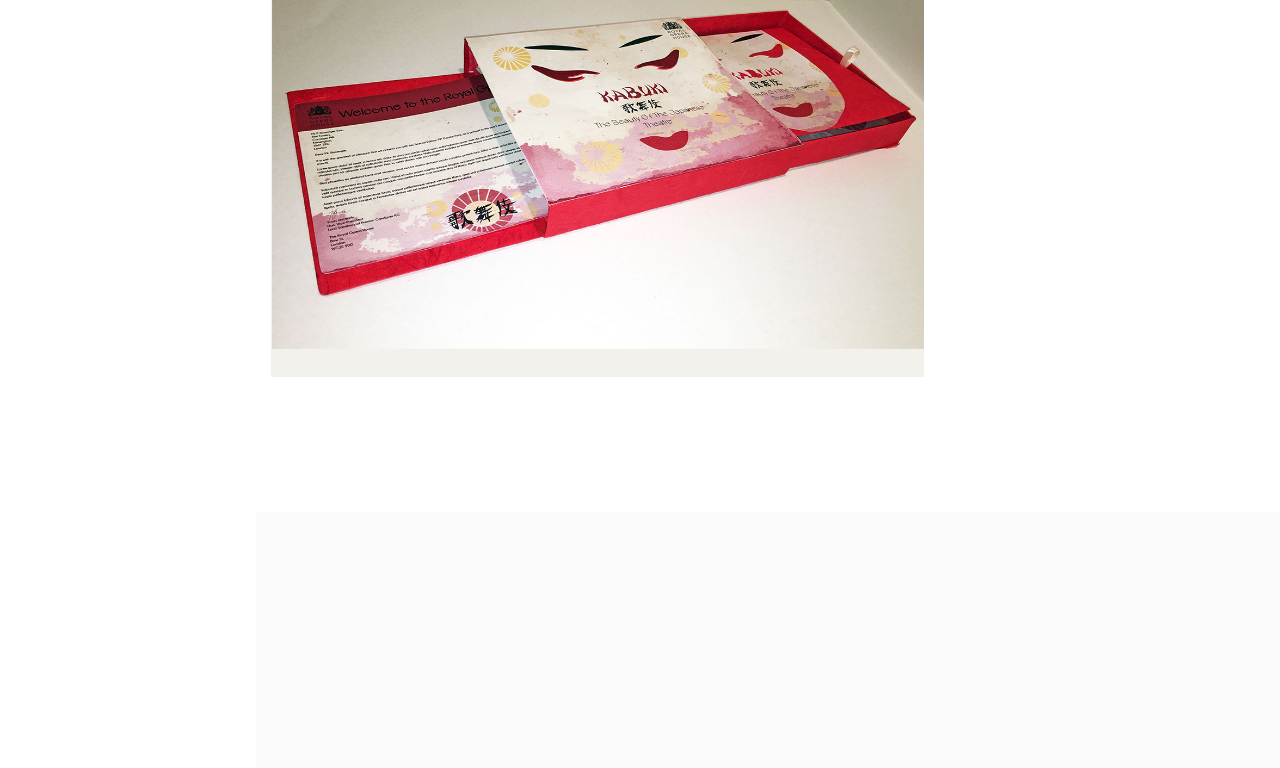
<file: work-single-2.html>
<!DOCTYPE HTML>
<html>
	<head>
	<meta charset="utf-8">
	<meta http-equiv="X-UA-Compatible" content="IE=edge">
	<title>Raziane Polin - Portfolio</title>
	<meta name="viewport" content="width=device-width, initial-scale=1">
	<meta name="description" content="" />
	<meta name="keywords" content="" />
	<meta name="author" content="" />

  <!-- Facebook and Twitter integration -->
	<meta property="og:title" content=""/>
	<meta property="og:image" content=""/>
	<meta property="og:url" content=""/>
	<meta property="og:site_name" content=""/>
	<meta property="og:description" content=""/>
	<meta name="twitter:title" content="" />
	<meta name="twitter:image" content="" />
	<meta name="twitter:url" content="" />
	<meta name="twitter:card" content="" />

	<!-- Place favicon.ico and apple-touch-icon.png in the root directory -->
	<link rel="shortcut icon" href="favicon.ico">

	<link href="https://fonts.googleapis.com/css?family=Quicksand:300,400,500,700" rel="stylesheet">
	
	<!-- Animate.css -->
	<link rel="stylesheet" href="css/animate.css">
	<!-- Icomoon Icon Fonts-->
	<link rel="stylesheet" href="css/icomoon.css">
	<!-- Bootstrap  -->
	<link rel="stylesheet" href="css/bootstrap.css">
	<!-- Flexslider  -->
	<link rel="stylesheet" href="css/flexslider.css">
	<!-- Theme style  -->
	<link rel="stylesheet" href="css/style.css">

	<!-- Modernizr JS -->
	<script src="js/modernizr-2.6.2.min.js"></script>
	<!-- FOR IE9 below -->
	<!--[if lt IE 9]>
	<script src="js/respond.min.js"></script>
	<![endif]-->

	</head>
	<body>
	<div id="colorlib-page">
		<a href="#" class="js-colorlib-nav-toggle colorlib-nav-toggle"><i></i></a>
		<aside id="colorlib-aside" role="complementary" class="border js-fullheight">
			<div id="colorlib-logo"> <img src="images/LogoT.png" class="colorlib-logo2"></img></div>
			<nav id="colorlib-main-menu" role="navigation">
				<ul>
					<li><a href="index.html">Home</a></li>
					<li class="colorlib-active"><a href="work.html">Work</a></li>
					<li><a href="about.html">About</a></li>
					<li><a href="services.html">Services</a></li>
					<li><a href="contact.html">Contact</a></li>
				</ul>
			</nav>

			<div class="colorlib-footer">
				<ul style="font-size:25px">
						<li><a href="#"><i class="icon-facebook2"></i></a></li>
						<li><a href="#"><i class="icon-instagram"></i></a></li>
						<li><a href="#"><i class="icon-linkedin2"></i></a></li>
					</ul>
			<p><small><!-- Link back to Colorlib can't be removed. Template is licensed under CC BY 3.0. -->
&copy; Raziane Polin <script>document.write(new Date().getFullYear());</script> | Inspired by <a href="https://colorlib.com" target="_blank">Colorlib</a>
<!-- Link back to Colorlib can't be removed. Template is licensed under CC BY 3.0. --> </span> </small></p>
		</div>

		</aside>

		<div id="colorlib-main">

			<div class="colorlib-work">
				<div class="container-fluid">
					<div class="row">
						<div class="col-md-6 col-md-offset-3 col-md-pull-3">
							<span class="heading-meta">Portfolio</span>
							<h2 class="colorlib-heading animate-box" data-animate-effect="fadeInLeft">VIP PACK</h2>
						</div>
					</div>
					<div class="row">
						<div class="col-md-8 image-content">
							<img class="img-responsive" src="images/img_bg_3.jpg" alt="VIP Pack">
							<img class="img-responsive" src="images/k1.jpg" alt="VIP Pack">
							<img class="img-responsive" src="images/k2.jpg" alt="VIP Pack">
							<img class="img-responsive" src="images/k3.jpg" alt="VIP Pack">
						</div>
						<div class="col-md-4 sticky-parent">
							<div id="sticky_item">
								<div class="project-desc">
									<h2>Kabuki – The Beauty of Japanese Theatre</h2>
									<span><a href="#">Royal Opera House</a></span>
									<p>I created an exciting digital and physical special edition theatre pack for the Royal Opera House (Covent Garden, London) that celebrated their 2016 season of various theatre performances from around the world.</p> 
                                    <p>My box pack would be presented to guest VIPs on the opening night of each theatre performance.</p>

My pack contains seven page inserts and an outer box and lid design. I have designed
a unified suite of design/illustration work that provides VIPs guests with a visual memento
pack consisting of my chosen theatre’s history, style, performances and costumes.  
</p>
									<p class="icon">
										<span><a href="#"><i class="icon-share3"></i></a></span>
										<span><a href="#"><i class="icon-eye"></i> 100</a></span>
										<span><a href="#"><i class="icon-heart"></i> 49</a></span>
									</p>
								</div>
							</div>
						</div>
					</div>
				</div>
			</div>

			<div id="get-in-touch" class="colorlib-bg-color">
				<div class="colorlib-narrow-content">
					<div class="row">
						<div class="col-md-6 animate-box" data-animate-effect="fadeInLeft">
							<h2>Get in Touch!</h2>
						</div>
					</div>
					<div class="row">
						<div class="col-md-6 col-md-offset-3 col-md-pull-3 animate-box" data-animate-effect="fadeInLeft">
							<p class="colorlib-lead">Interested in working together?</p>
							<p><a href="contact.html" class="btn btn-primary btn-learn">Contact me!</a></p>
						</div>
						
					</div>
				</div>
			</div>
		</div>
	</div>

	<!-- jQuery -->
	<script src="js/jquery.min.js"></script>
	<!-- jQuery Easing -->
	<script src="js/jquery.easing.1.3.js"></script>
	<!-- Bootstrap -->
	<script src="js/bootstrap.min.js"></script>
	<!-- Waypoints -->
	<script src="js/jquery.waypoints.min.js"></script>
	<!-- Flexslider -->
	<script src="js/jquery.flexslider-min.js"></script>
	<!-- Sticky Kit -->
	<script src="js/sticky-kit.min.js"></script>
	
	
	<!-- MAIN JS -->
	<script src="js/main.js"></script>

	</body>
</html>
</file>
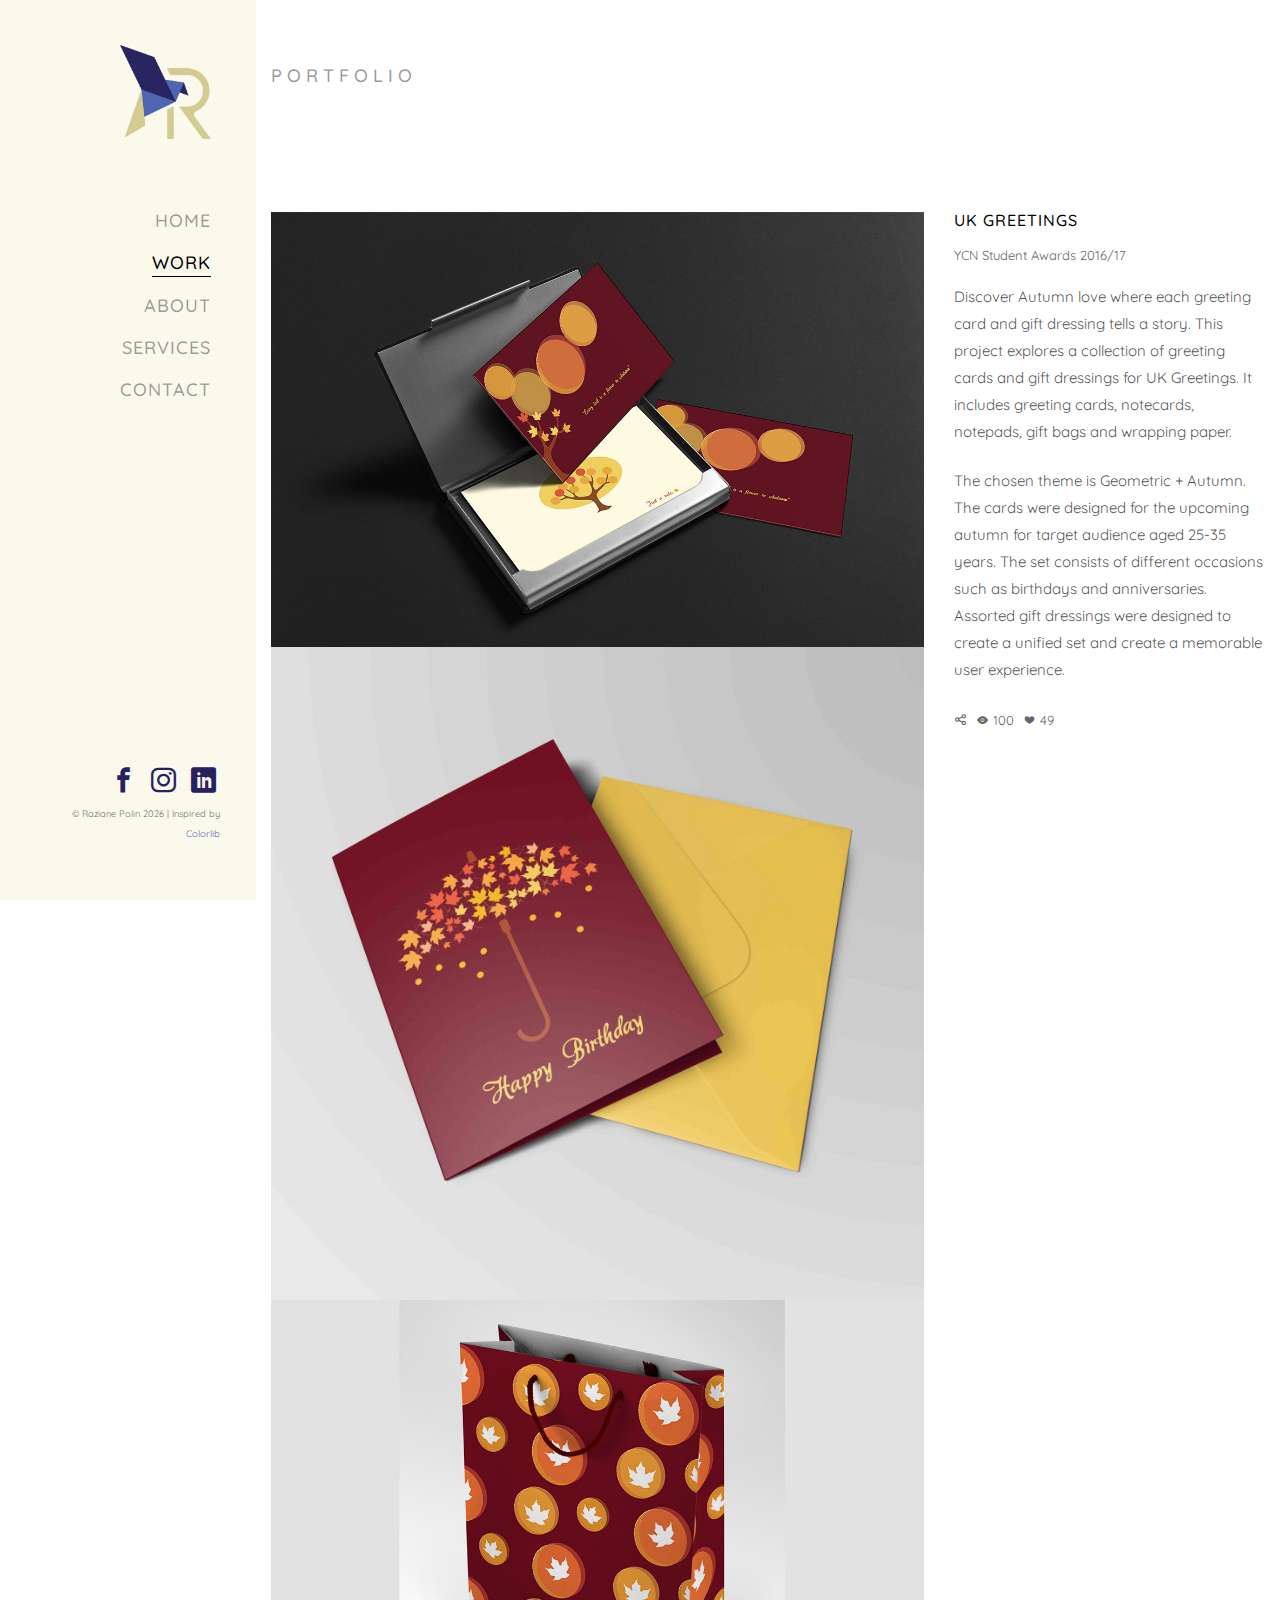
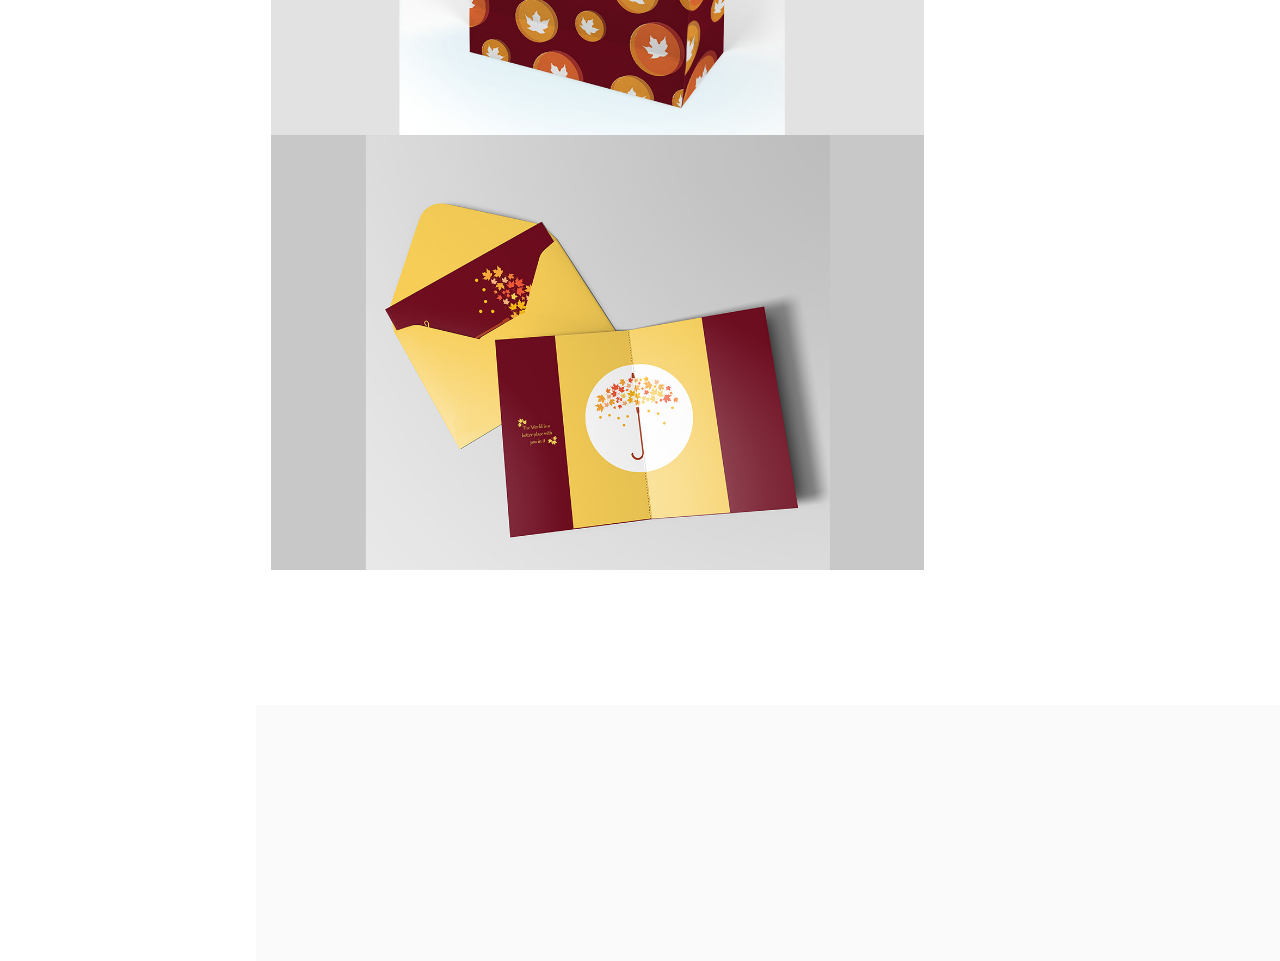
<file: work-single-3.html>
<!DOCTYPE HTML>
<html>
	<head>
	<meta charset="utf-8">
	<meta http-equiv="X-UA-Compatible" content="IE=edge">
	<title>Raziane Polin - Portfolio</title>
	<meta name="viewport" content="width=device-width, initial-scale=1">
	<meta name="description" content="" />
	<meta name="keywords" content="" />
	<meta name="author" content="" />

  <!-- Facebook and Twitter integration -->
	<meta property="og:title" content=""/>
	<meta property="og:image" content=""/>
	<meta property="og:url" content=""/>
	<meta property="og:site_name" content=""/>
	<meta property="og:description" content=""/>
	<meta name="twitter:title" content="" />
	<meta name="twitter:image" content="" />
	<meta name="twitter:url" content="" />
	<meta name="twitter:card" content="" />

	<!-- Place favicon.ico and apple-touch-icon.png in the root directory -->
	<link rel="shortcut icon" href="favicon.ico">

	<link href="https://fonts.googleapis.com/css?family=Quicksand:300,400,500,700" rel="stylesheet">
	
	<!-- Animate.css -->
	<link rel="stylesheet" href="css/animate.css">
	<!-- Icomoon Icon Fonts-->
	<link rel="stylesheet" href="css/icomoon.css">
	<!-- Bootstrap  -->
	<link rel="stylesheet" href="css/bootstrap.css">
	<!-- Flexslider  -->
	<link rel="stylesheet" href="css/flexslider.css">
	<!-- Theme style  -->
	<link rel="stylesheet" href="css/style.css">

	<!-- Modernizr JS -->
	<script src="js/modernizr-2.6.2.min.js"></script>
	<!-- FOR IE9 below -->
	<!--[if lt IE 9]>
	<script src="js/respond.min.js"></script>
	<![endif]-->

	</head>
	<body>
	<div id="colorlib-page">
		<a href="#" class="js-colorlib-nav-toggle colorlib-nav-toggle"><i></i></a>
		<aside id="colorlib-aside" role="complementary" class="border js-fullheight">
			<div id="colorlib-logo"> <img src="images/LogoT.png" class="colorlib-logo2"></img></div>
			<nav id="colorlib-main-menu" role="navigation">
				<ul>
					<li><a href="index.html">Home</a></li>
					<li class="colorlib-active"><a href="work.html">Work</a></li>
					<li><a href="about.html">About</a></li>
					<li><a href="services.html">Services</a></li>
					<li><a href="contact.html">Contact</a></li>
				</ul>
			</nav>

			<div class="colorlib-footer">
				<ul style="font-size:25px">
						<li><a href="#"><i class="icon-facebook2"></i></a></li>
						<li><a href="#"><i class="icon-instagram"></i></a></li>
						<li><a href="#"><i class="icon-linkedin2"></i></a></li>
					</ul>
			<p><small><!-- Link back to Colorlib can't be removed. Template is licensed under CC BY 3.0. -->
&copy; Raziane Polin <script>document.write(new Date().getFullYear());</script> | Inspired by <a href="https://colorlib.com" target="_blank">Colorlib</a>
<!-- Link back to Colorlib can't be removed. Template is licensed under CC BY 3.0. --> </span> </small></p>
		</div>

		</aside>

		<div id="colorlib-main">

			<div class="colorlib-work">
				<div class="container-fluid">
					<div class="row">
						<div class="col-md-6 col-md-offset-3 col-md-pull-3">
							<span class="heading-meta">Portfolio</span>
							<h2 class="colorlib-heading animate-box" data-animate-effect="fadeInLeft">Greeting Cards & Gift Dressings</h2>
						</div>
					</div>
					<div class="row">
						<div class="col-md-8 image-content">
							<img class="img-responsive" src="images/gc1.jpg" alt="Graphic Design">
							<img class="img-responsive" src="images/cardResized.jpg" alt="Graphic Design">
							<img class="img-responsive" src="images/gc2.jpg" alt="Graphic Design">
							<img class="img-responsive" src="images/gc3.jpg" alt="Graphic Design">
						</div>
						<div class="col-md-4 sticky-parent">
							<div id="sticky_item">
								<div class="project-desc">
									<h2>UK Greetings</h2>
									<span><a href="#">YCN Student Awards 2016/17</a></span>
									<p>Discover Autumn love where each greeting card and gift dressing tells a story. This project explores a collection of greeting cards and gift dressings for UK Greetings. It includes greeting cards, notecards, notepads, gift bags and wrapping paper.</p>
                                    <p>The chosen theme is Geometric + Autumn. The cards were designed for the upcoming autumn for target audience aged 25-35 years. The set consists of different occasions such as birthdays and anniversaries. Assorted gift dressings were designed to create a unified set and create a memorable user experience.</p>
									<p class="icon">
										<span><a href="#"><i class="icon-share3"></i></a></span>
										<span><a href="#"><i class="icon-eye"></i> 100</a></span>
										<span><a href="#"><i class="icon-heart"></i> 49</a></span>
									</p>
								</div>
							</div>
						</div>
					</div>
				</div>
			</div>

			<div id="get-in-touch" class="colorlib-bg-color">
				<div class="colorlib-narrow-content">
					<div class="row">
						<div class="col-md-6 animate-box" data-animate-effect="fadeInLeft">
							<h2>Get in Touch!</h2>
						</div>
					</div>
					<div class="row">
						<div class="col-md-6 col-md-offset-3 col-md-pull-3 animate-box" data-animate-effect="fadeInLeft">
							<p class="colorlib-lead">Interested in working together?</p>
							<p><a href="contact.html" class="btn btn-primary btn-learn">Contact me!</a></p>
						</div>
						
					</div>
				</div>
			</div>
		</div>
	</div>

	<!-- jQuery -->
	<script src="js/jquery.min.js"></script>
	<!-- jQuery Easing -->
	<script src="js/jquery.easing.1.3.js"></script>
	<!-- Bootstrap -->
	<script src="js/bootstrap.min.js"></script>
	<!-- Waypoints -->
	<script src="js/jquery.waypoints.min.js"></script>
	<!-- Flexslider -->
	<script src="js/jquery.flexslider-min.js"></script>
	<!-- Sticky Kit -->
	<script src="js/sticky-kit.min.js"></script>
	
	
	<!-- MAIN JS -->
	<script src="js/main.js"></script>

	</body>
</html>
</file>
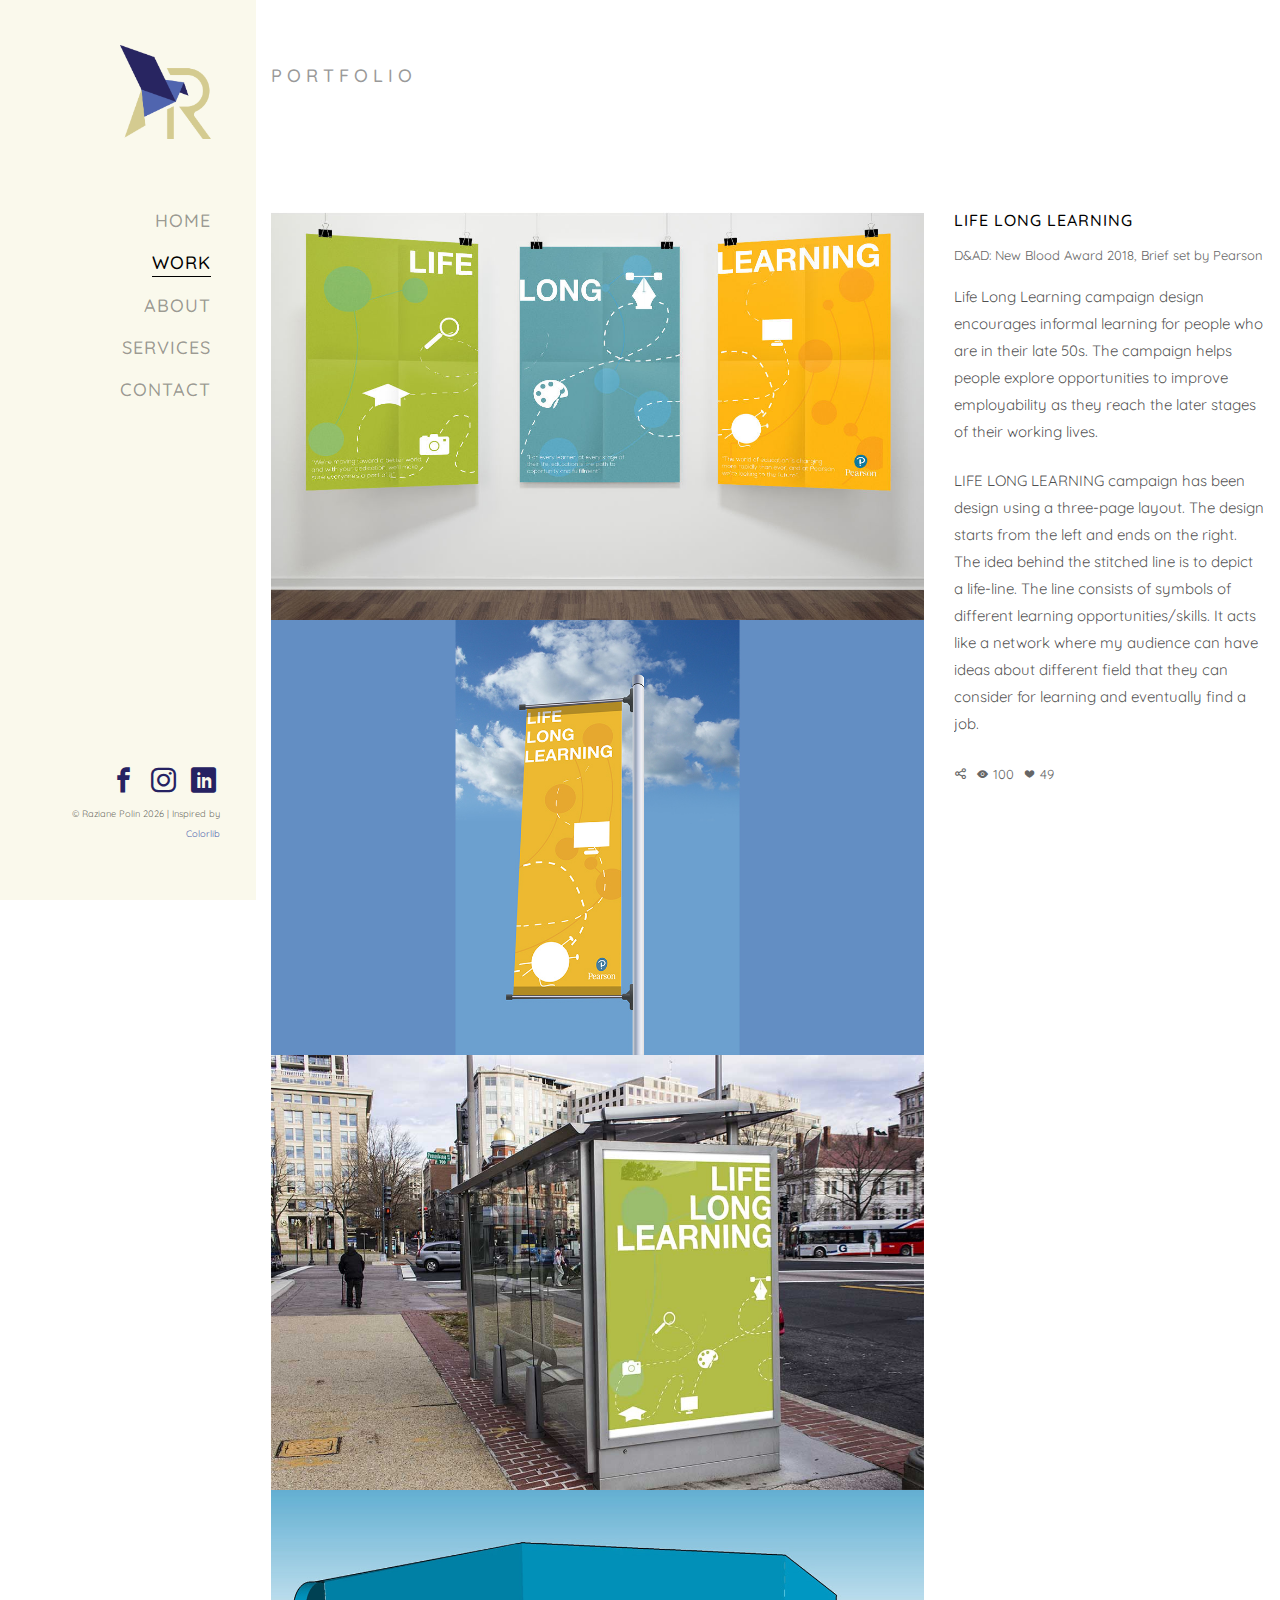
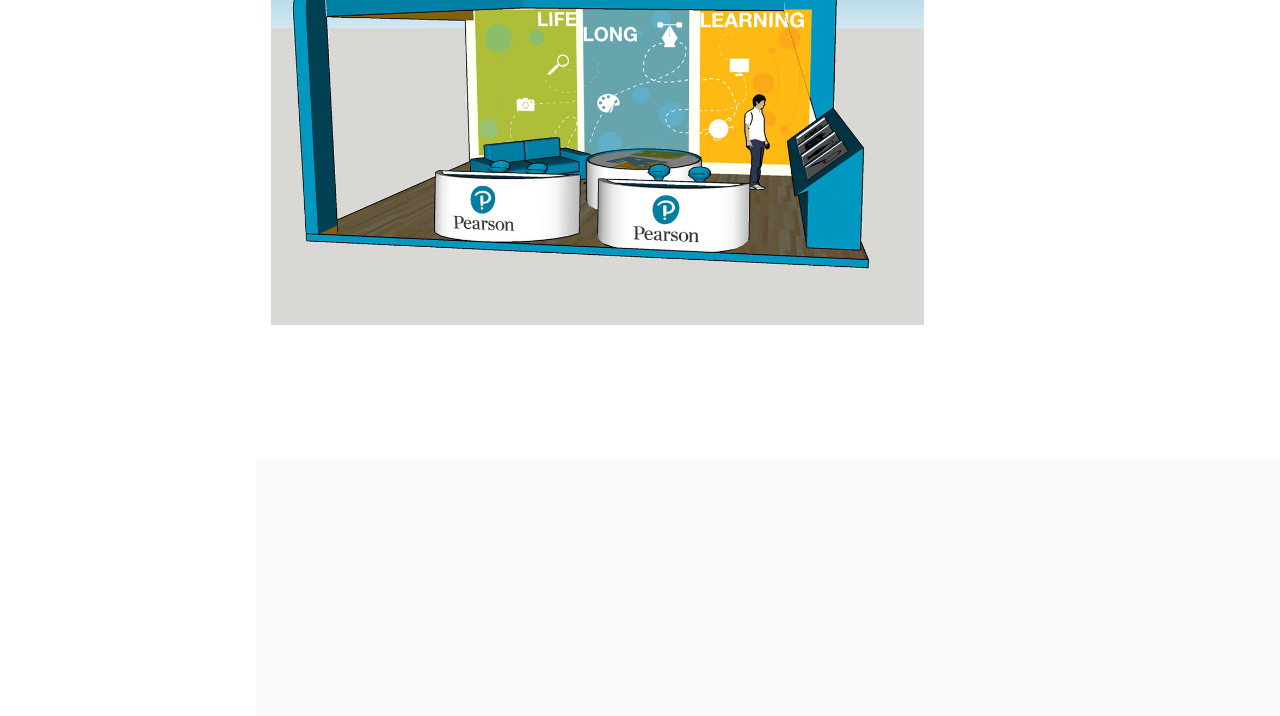
<file: work-single-4.html>
<!DOCTYPE HTML>
<html>
	<head>
	<meta charset="utf-8">
	<meta http-equiv="X-UA-Compatible" content="IE=edge">
	<title>Raziane Polin - Portfolio</title>
	<meta name="viewport" content="width=device-width, initial-scale=1">
	<meta name="description" content="" />
	<meta name="keywords" content="" />
	<meta name="author" content="" />

  <!-- Facebook and Twitter integration -->
	<meta property="og:title" content=""/>
	<meta property="og:image" content=""/>
	<meta property="og:url" content=""/>
	<meta property="og:site_name" content=""/>
	<meta property="og:description" content=""/>
	<meta name="twitter:title" content="" />
	<meta name="twitter:image" content="" />
	<meta name="twitter:url" content="" />
	<meta name="twitter:card" content="" />

	<!-- Place favicon.ico and apple-touch-icon.png in the root directory -->
	<link rel="shortcut icon" href="favicon.ico">

	<link href="https://fonts.googleapis.com/css?family=Quicksand:300,400,500,700" rel="stylesheet">
	
	<!-- Animate.css -->
	<link rel="stylesheet" href="css/animate.css">
	<!-- Icomoon Icon Fonts-->
	<link rel="stylesheet" href="css/icomoon.css">
	<!-- Bootstrap  -->
	<link rel="stylesheet" href="css/bootstrap.css">
	<!-- Flexslider  -->
	<link rel="stylesheet" href="css/flexslider.css">
	<!-- Theme style  -->
	<link rel="stylesheet" href="css/style.css">

	<!-- Modernizr JS -->
	<script src="js/modernizr-2.6.2.min.js"></script>
	<!-- FOR IE9 below -->
	<!--[if lt IE 9]>
	<script src="js/respond.min.js"></script>
	<![endif]-->

	</head>
	<body>
	<div id="colorlib-page">
		<a href="#" class="js-colorlib-nav-toggle colorlib-nav-toggle"><i></i></a>
		<aside id="colorlib-aside" role="complementary" class="border js-fullheight">
			<div id="colorlib-logo"> <img src="images/LogoT.png" class="colorlib-logo2"></img></div>
			<nav id="colorlib-main-menu" role="navigation">
				<ul>
					<li><a href="index.html">Home</a></li>
					<li class="colorlib-active"><a href="work.html">Work</a></li>
					<li><a href="about.html">About</a></li>
					<li><a href="services.html">Services</a></li>
					<li><a href="contact.html">Contact</a></li>
				</ul>
			</nav>

			<div class="colorlib-footer">
				<ul style="font-size:25px">
						<li><a href="#"><i class="icon-facebook2"></i></a></li>
						<li><a href="#"><i class="icon-instagram"></i></a></li>
						<li><a href="#"><i class="icon-linkedin2"></i></a></li>
					</ul>
			<p><small><!-- Link back to Colorlib can't be removed. Template is licensed under CC BY 3.0. -->
&copy; Raziane Polin <script>document.write(new Date().getFullYear());</script> | Inspired by <a href="https://colorlib.com" target="_blank">Colorlib</a>
<!-- Link back to Colorlib can't be removed. Template is licensed under CC BY 3.0. --> </span> </small></p>
		</div>

		</aside>

		<div id="colorlib-main">

			<div class="colorlib-work">
				<div class="container-fluid">
					<div class="row">
						<div class="col-md-6 col-md-offset-3 col-md-pull-3">
							<span class="heading-meta">Portfolio</span>
							<h2 class="colorlib-heading animate-box" data-animate-effect="fadeInLeft">Campaign Design</h2>
						</div>
					</div>
					<div class="row">
						<div class="col-md-8 image-content">
							<img class="img-responsive" src="images/img_bg_1.jpg" alt="Campaign Design">
							<img class="img-responsive" src="images/lll1.jpg" alt="Campaign Design">
							<img class="img-responsive" src="images/ll2.jpg" alt="Campaign Design">
							<img class="img-responsive" src="images/lll4.jpg" alt="Campaign Design">
						</div>
						<div class="col-md-4 sticky-parent">
							<div id="sticky_item">
								<div class="project-desc">
									<h2>Life Long Learning</h2>
									<span><a href="#">D&AD: New Blood Award 2018</a>, <a href="#">Brief set by Pearson</a></span>
									<p>Life Long Learning campaign design encourages informal learning for people who are in their late 50s. The campaign helps people explore opportunities to improve employability as they reach the later stages of their working lives.</p>
                                    <p>LIFE LONG LEARNING campaign has been design using a three-page layout. The design starts from the left and ends on the right. The idea behind the stitched line is to depict a life-line. The line consists of symbols of different learning opportunities/skills. It acts like a network where my audience can have ideas about different field that they can consider for learning and eventually find a job.</p>
									<p class="icon">
										<span><a href="#"><i class="icon-share3"></i></a></span>
										<span><a href="#"><i class="icon-eye"></i> 100</a></span>
										<span><a href="#"><i class="icon-heart"></i> 49</a></span>
									</p>
								</div>
							</div>
						</div>
					</div>
				</div>
			</div>

			<div id="get-in-touch" class="colorlib-bg-color">
				<div class="colorlib-narrow-content">
					<div class="row">
						<div class="col-md-6 animate-box" data-animate-effect="fadeInLeft">
							<h2>Get in Touch!</h2>
						</div>
					</div>
					<div class="row">
						<div class="col-md-6 col-md-offset-3 col-md-pull-3 animate-box" data-animate-effect="fadeInLeft">
							<p class="colorlib-lead">Interested in working together?</p>
							<p><a href="contact.html" class="btn btn-primary btn-learn">Contact me!</a></p>
						</div>
						
					</div>
				</div>
			</div>
		</div>
	</div>

	<!-- jQuery -->
	<script src="js/jquery.min.js"></script>
	<!-- jQuery Easing -->
	<script src="js/jquery.easing.1.3.js"></script>
	<!-- Bootstrap -->
	<script src="js/bootstrap.min.js"></script>
	<!-- Waypoints -->
	<script src="js/jquery.waypoints.min.js"></script>
	<!-- Flexslider -->
	<script src="js/jquery.flexslider-min.js"></script>
	<!-- Sticky Kit -->
	<script src="js/sticky-kit.min.js"></script>
	
	
	<!-- MAIN JS -->
	<script src="js/main.js"></script>

	</body>
</html>
</file>
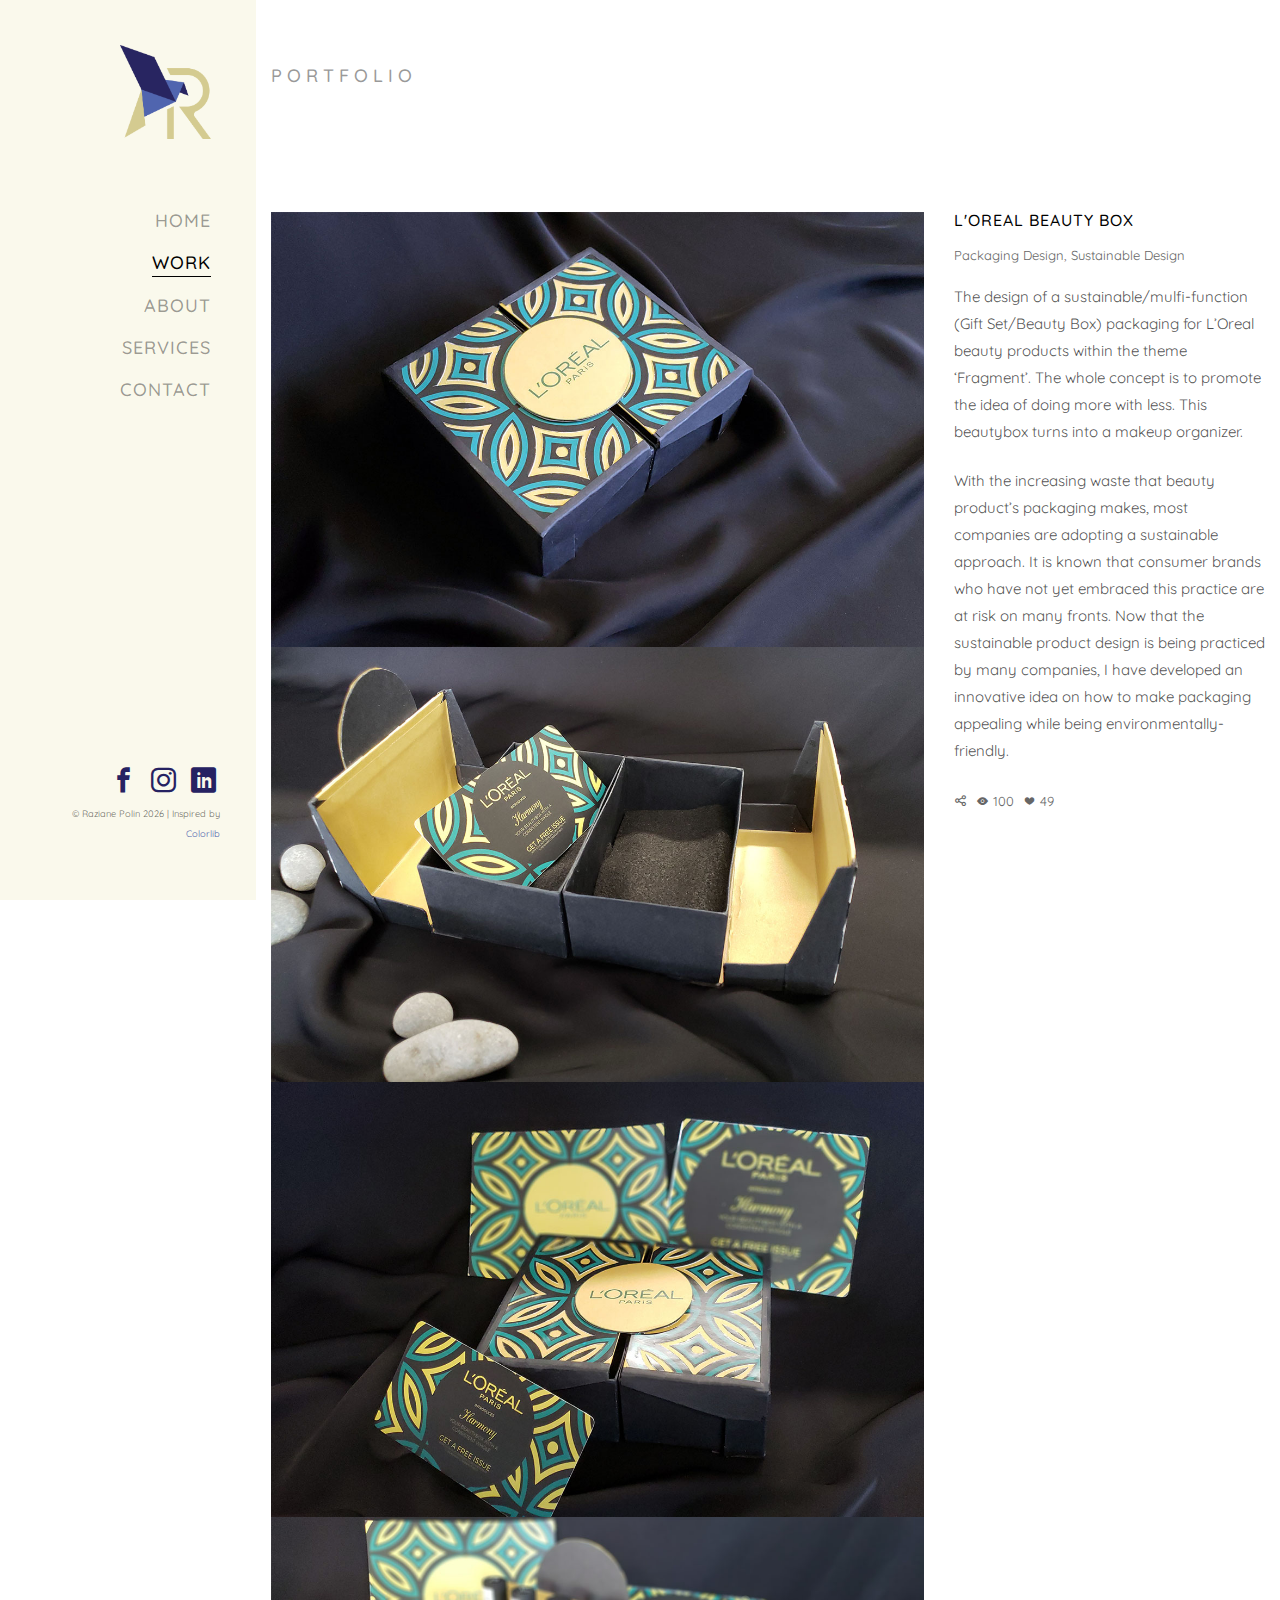
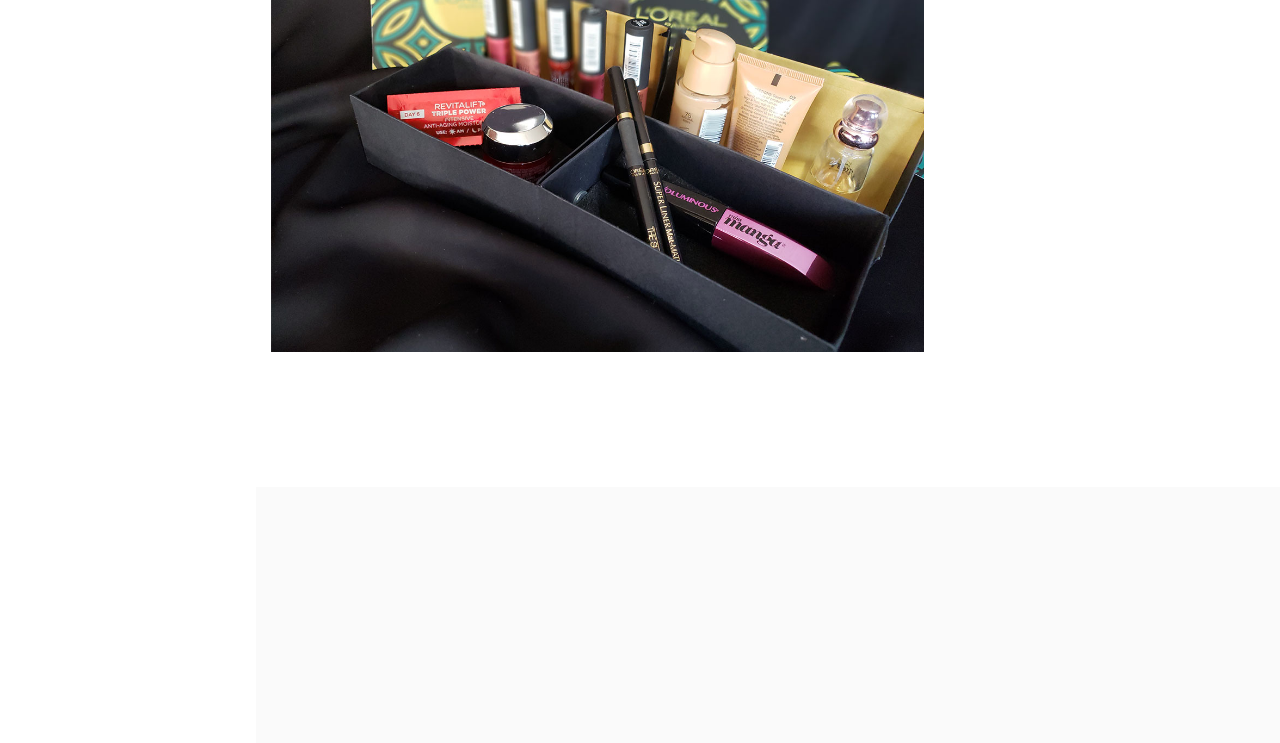
<file: work-single-6.html>
<!DOCTYPE HTML>
<html>
	<head>
	<meta charset="utf-8">
	<meta http-equiv="X-UA-Compatible" content="IE=edge">
	<title>Raziane Polin - Portfolio</title>
	<meta name="viewport" content="width=device-width, initial-scale=1">
	<meta name="description" content="" />
	<meta name="keywords" content="" />
	<meta name="author" content="" />

  <!-- Facebook and Twitter integration -->
	<meta property="og:title" content=""/>
	<meta property="og:image" content=""/>
	<meta property="og:url" content=""/>
	<meta property="og:site_name" content=""/>
	<meta property="og:description" content=""/>
	<meta name="twitter:title" content="" />
	<meta name="twitter:image" content="" />
	<meta name="twitter:url" content="" />
	<meta name="twitter:card" content="" />

	<!-- Place favicon.ico and apple-touch-icon.png in the root directory -->
	<link rel="shortcut icon" href="favicon.ico">

	<link href="https://fonts.googleapis.com/css?family=Quicksand:300,400,500,700" rel="stylesheet">
	
	<!-- Animate.css -->
	<link rel="stylesheet" href="css/animate.css">
	<!-- Icomoon Icon Fonts-->
	<link rel="stylesheet" href="css/icomoon.css">
	<!-- Bootstrap  -->
	<link rel="stylesheet" href="css/bootstrap.css">
	<!-- Flexslider  -->
	<link rel="stylesheet" href="css/flexslider.css">
	<!-- Theme style  -->
	<link rel="stylesheet" href="css/style.css">

	<!-- Modernizr JS -->
	<script src="js/modernizr-2.6.2.min.js"></script>
	<!-- FOR IE9 below -->
	<!--[if lt IE 9]>
	<script src="js/respond.min.js"></script>
	<![endif]-->

	</head>
	<body>
	<div id="colorlib-page">
		<a href="#" class="js-colorlib-nav-toggle colorlib-nav-toggle"><i></i></a>
		<aside id="colorlib-aside" role="complementary" class="border js-fullheight">
			<div id="colorlib-logo"> <img src="images/LogoT.png" class="colorlib-logo2"></img></div>
			<nav id="colorlib-main-menu" role="navigation">
				<ul>
					<li><a href="index.html">Home</a></li>
					<li class="colorlib-active"><a href="work.html">Work</a></li>
					<li><a href="about.html">About</a></li>
					<li><a href="services.html">Services</a></li>
					<li><a href="contact.html">Contact</a></li>
				</ul>
			</nav>

			<div class="colorlib-footer">
				<ul style="font-size:25px">
						<li><a href="#"><i class="icon-facebook2"></i></a></li>
						<li><a href="#"><i class="icon-instagram"></i></a></li>
						<li><a href="#"><i class="icon-linkedin2"></i></a></li>
					</ul>
			<p><small><!-- Link back to Colorlib can't be removed. Template is licensed under CC BY 3.0. -->
&copy; Raziane Polin <script>document.write(new Date().getFullYear());</script> | Inspired by <a href="https://colorlib.com" target="_blank">Colorlib</a>
<!-- Link back to Colorlib can't be removed. Template is licensed under CC BY 3.0. --> </span> </small></p>
		</div>

		</aside>

		<div id="colorlib-main">

			<div class="colorlib-work">
				<div class="container-fluid">
					<div class="row">
						<div class="col-md-6 col-md-offset-3 col-md-pull-3">
							<span class="heading-meta">Portfolio</span>
							<h2 class="colorlib-heading animate-box" data-animate-effect="fadeInLeft">Packaging design</h2>
						</div>
					</div>
					<div class="row">
						<div class="col-md-8 image-content">
							<img class="img-responsive" src="images/loreal1.jpg" alt="Packaging Design">
							<img class="img-responsive" src="images/loreal2.jpg" alt="Packaging Design">
							<img class="img-responsive" src="images/loreal3.jpg" alt="Packaging Design">
							<img class="img-responsive" src="images/loreal4.jpg" alt="Packaging Design">
						</div>
						<div class="col-md-4 sticky-parent">
							<div id="sticky_item">
								<div class="project-desc">
									<h2>L'Oreal Beauty Box</h2>
									<span><a href="#">Packaging Design</a>, <a href="#">Sustainable Design</a></span>
									<p>The design of a sustainable/mulfi-function (Gift Set/Beauty Box) packaging for L’Oreal beauty products within the theme ‘Fragment’. The whole concept is to promote the idea of doing more with less. This beautybox turns into a makeup organizer.</p>
                                    <p>With the increasing waste that beauty product’s packaging makes, most companies are adopting a sustainable approach. It is known that consumer brands who have not yet embraced this practice are at risk on many fronts. Now that the sustainable product design is being practiced by many companies, I have developed an innovative idea on how to make packaging appealing while being environmentally-friendly.</p>
									<p class="icon">
										<span><a href="#"><i class="icon-share3"></i></a></span>
										<span><a href="#"><i class="icon-eye"></i> 100</a></span>
										<span><a href="#"><i class="icon-heart"></i> 49</a></span>
									</p>
								</div>
							</div>
						</div>
					</div>
				</div>
			</div>

			<div id="get-in-touch" class="colorlib-bg-color">
				<div class="colorlib-narrow-content">
					<div class="row">
						<div class="col-md-6 animate-box" data-animate-effect="fadeInLeft">
							<h2>Get in Touch!</h2>
						</div>
					</div>
					<div class="row">
						<div class="col-md-6 col-md-offset-3 col-md-pull-3 animate-box" data-animate-effect="fadeInLeft">
							<p class="colorlib-lead">Interested in working together?</p>
							<p><a href="contact.html" class="btn btn-primary btn-learn">Contact me!</a></p>
						</div>
						
					</div>
				</div>
			</div>
		</div>
	</div>

	<!-- jQuery -->
	<script src="js/jquery.min.js"></script>
	<!-- jQuery Easing -->
	<script src="js/jquery.easing.1.3.js"></script>
	<!-- Bootstrap -->
	<script src="js/bootstrap.min.js"></script>
	<!-- Waypoints -->
	<script src="js/jquery.waypoints.min.js"></script>
	<!-- Flexslider -->
	<script src="js/jquery.flexslider-min.js"></script>
	<!-- Sticky Kit -->
	<script src="js/sticky-kit.min.js"></script>
	
	
	<!-- MAIN JS -->
	<script src="js/main.js"></script>

	</body>
</html>
</file>
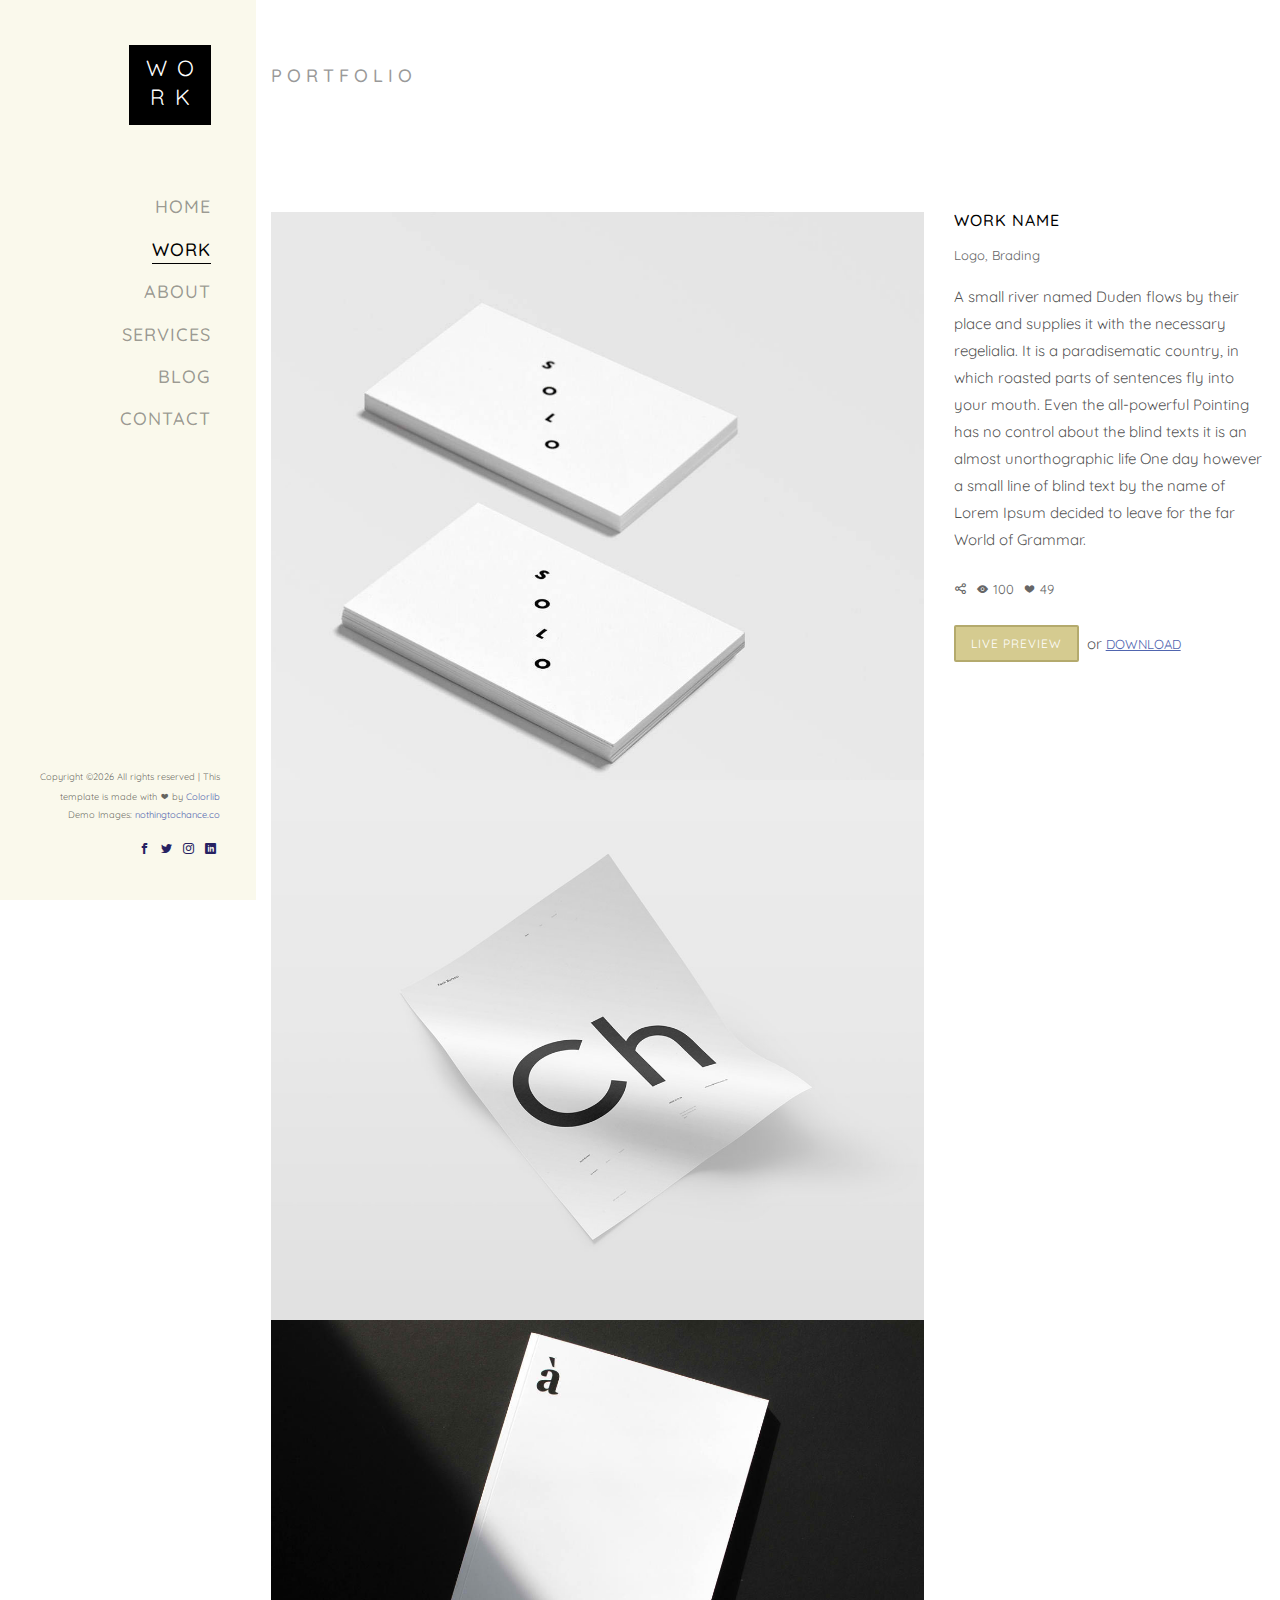
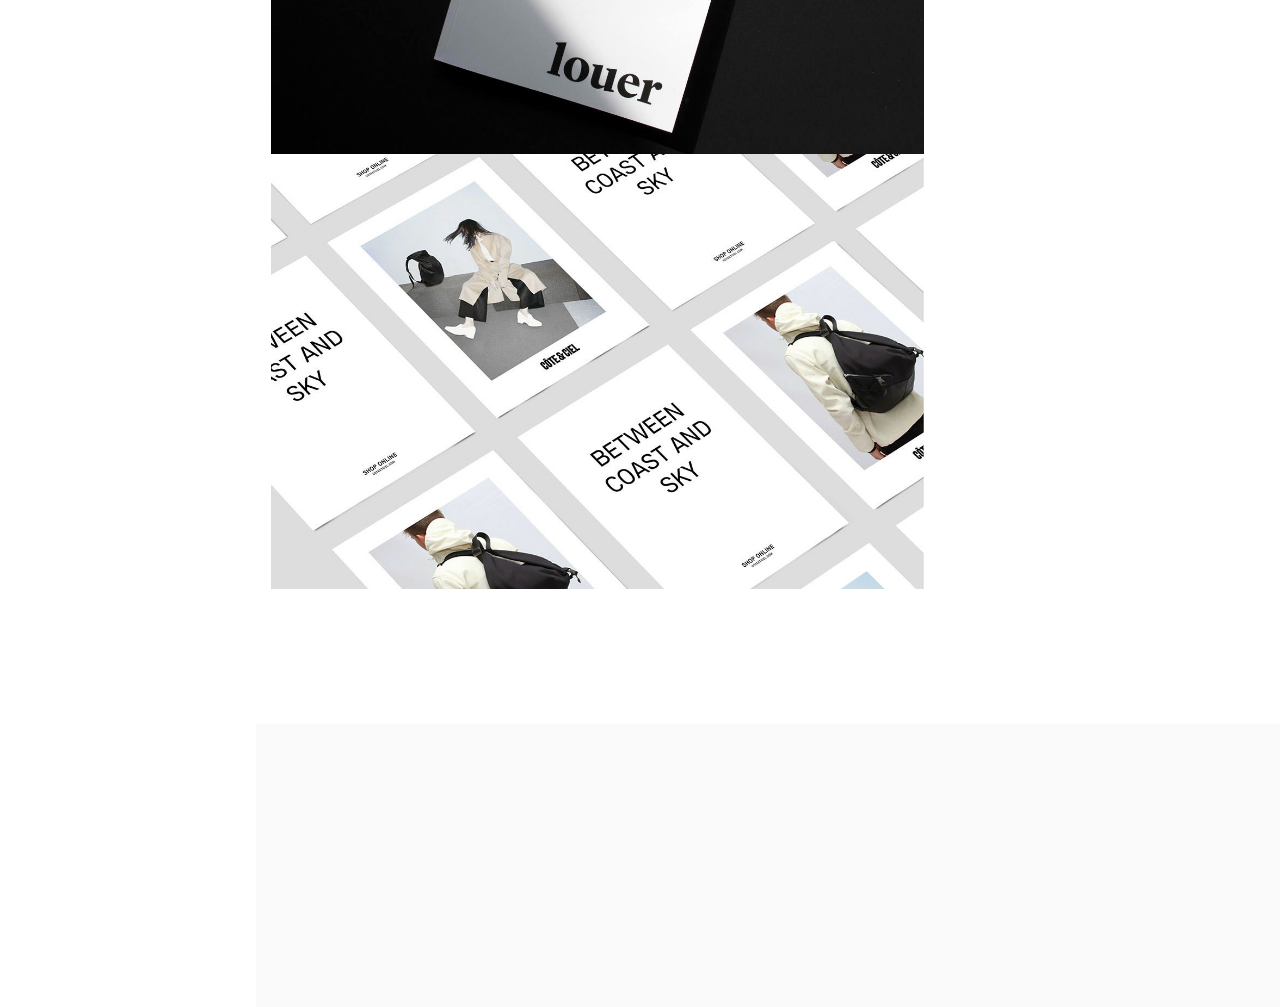
<file: work-single.html>
<!DOCTYPE HTML>
<html>
	<head>
	<meta charset="utf-8">
	<meta http-equiv="X-UA-Compatible" content="IE=edge">
	<title>Work Template</title>
	<meta name="viewport" content="width=device-width, initial-scale=1">
	<meta name="description" content="" />
	<meta name="keywords" content="" />
	<meta name="author" content="" />

  <!-- Facebook and Twitter integration -->
	<meta property="og:title" content=""/>
	<meta property="og:image" content=""/>
	<meta property="og:url" content=""/>
	<meta property="og:site_name" content=""/>
	<meta property="og:description" content=""/>
	<meta name="twitter:title" content="" />
	<meta name="twitter:image" content="" />
	<meta name="twitter:url" content="" />
	<meta name="twitter:card" content="" />

	<!-- Place favicon.ico and apple-touch-icon.png in the root directory -->
	<link rel="shortcut icon" href="favicon.ico">

	<link href="https://fonts.googleapis.com/css?family=Quicksand:300,400,500,700" rel="stylesheet">
	
	<!-- Animate.css -->
	<link rel="stylesheet" href="css/animate.css">
	<!-- Icomoon Icon Fonts-->
	<link rel="stylesheet" href="css/icomoon.css">
	<!-- Bootstrap  -->
	<link rel="stylesheet" href="css/bootstrap.css">
	<!-- Flexslider  -->
	<link rel="stylesheet" href="css/flexslider.css">
	<!-- Theme style  -->
	<link rel="stylesheet" href="css/style.css">

	<!-- Modernizr JS -->
	<script src="js/modernizr-2.6.2.min.js"></script>
	<!-- FOR IE9 below -->
	<!--[if lt IE 9]>
	<script src="js/respond.min.js"></script>
	<![endif]-->

	</head>
	<body>
	<div id="colorlib-page">
		<a href="#" class="js-colorlib-nav-toggle colorlib-nav-toggle"><i></i></a>
		<aside id="colorlib-aside" role="complementary" class="border js-fullheight">
			<h1 id="colorlib-logo"><a href="index.html"><span>Wo</span><span>rk</span></a></h1>
			<nav id="colorlib-main-menu" role="navigation">
				<ul>
					<li><a href="index.html">Home</a></li>
					<li class="colorlib-active"><a href="work.html">Work</a></li>
					<li><a href="about.html">About</a></li>
					<li><a href="services.html">Services</a></li>
					<li><a href="blog.html">Blog</a></li>
					<li><a href="contact.html">Contact</a></li>
				</ul>
			</nav>

			<div class="colorlib-footer">
				<p><small><!-- Link back to Colorlib can't be removed. Template is licensed under CC BY 3.0. -->
Copyright &copy;<script>document.write(new Date().getFullYear());</script> All rights reserved | This template is made with <i class="icon-heart" aria-hidden="true"></i> by <a href="https://colorlib.com" target="_blank">Colorlib</a>
<!-- Link back to Colorlib can't be removed. Template is licensed under CC BY 3.0. --> </span> <span>Demo Images: <a href="http://nothingtochance.co/" target="_blank">nothingtochance.co</a></span></small></p>
				<ul>
					<li><a href="#"><i class="icon-facebook2"></i></a></li>
					<li><a href="#"><i class="icon-twitter2"></i></a></li>
					<li><a href="#"><i class="icon-instagram"></i></a></li>
					<li><a href="#"><i class="icon-linkedin2"></i></a></li>
				</ul>
			</div>

		</aside>

		<div id="colorlib-main">

			<div class="colorlib-work">
				<div class="container-fluid">
					<div class="row">
						<div class="col-md-6 col-md-offset-3 col-md-pull-3">
							<span class="heading-meta">Portfolio</span>
							<h2 class="colorlib-heading animate-box" data-animate-effect="fadeInLeft">Work Single</h2>
						</div>
					</div>
					<div class="row">
						<div class="col-md-8 image-content">
							<img class="img-responsive" src="images/work-1.jpg" alt="HTML5 Bootstrap Template by colorlib.com">
							<img class="img-responsive" src="images/work-2.jpg" alt="HTML5 Bootstrap Template by colorlib.com">
							<img class="img-responsive" src="images/work-3.jpg" alt="HTML5 Bootstrap Template by colorlib.com">
							<img class="img-responsive" src="images/work-4.jpg" alt="HTML5 Bootstrap Template by colorlib.com">
						</div>
						<div class="col-md-4 sticky-parent">
							<div id="sticky_item">
								<div class="project-desc">
									<h2>Work Name</h2>
									<span><a href="#">Logo</a>, <a href="#">Brading</a></span>
									<p>A small river named Duden flows by their place and supplies it with the necessary regelialia. It is a paradisematic country, in which roasted parts of sentences fly into your mouth. Even the all-powerful Pointing has no control about the blind texts it is an almost unorthographic life One day however a small line of blind text by the name of Lorem Ipsum decided to leave for the far World of Grammar.</p>
									<p class="icon">
										<span><a href="#"><i class="icon-share3"></i></a></span>
										<span><a href="#"><i class="icon-eye"></i> 100</a></span>
										<span><a href="#"><i class="icon-heart"></i> 49</a></span>
									</p>
									<p><a href="#" class="btn btn-primary">Live Preview</a> or <a href="#" class="btn-download">Download</a></p>
								</div>
							</div>
						</div>
					</div>
				</div>
			</div>

			<div id="get-in-touch" class="colorlib-bg-color">
				<div class="colorlib-narrow-content">
					<div class="row">
						<div class="col-md-6 animate-box" data-animate-effect="fadeInLeft">
							<h2>Get in Touch!</h2>
						</div>
					</div>
					<div class="row">
						<div class="col-md-6 col-md-offset-3 col-md-pull-3 animate-box" data-animate-effect="fadeInLeft">
							<p class="colorlib-lead">Separated they live in Bookmarksgrove right at the coast of the Semantics, a large language ocean.</p>
							<p><a href="#" class="btn btn-primary btn-learn">Contact me!</a></p>
						</div>
						
					</div>
				</div>
			</div>
		</div>
	</div>

	<!-- jQuery -->
	<script src="js/jquery.min.js"></script>
	<!-- jQuery Easing -->
	<script src="js/jquery.easing.1.3.js"></script>
	<!-- Bootstrap -->
	<script src="js/bootstrap.min.js"></script>
	<!-- Waypoints -->
	<script src="js/jquery.waypoints.min.js"></script>
	<!-- Flexslider -->
	<script src="js/jquery.flexslider-min.js"></script>
	<!-- Sticky Kit -->
	<script src="js/sticky-kit.min.js"></script>
	
	
	<!-- MAIN JS -->
	<script src="js/main.js"></script>

	</body>
</html>
</file>
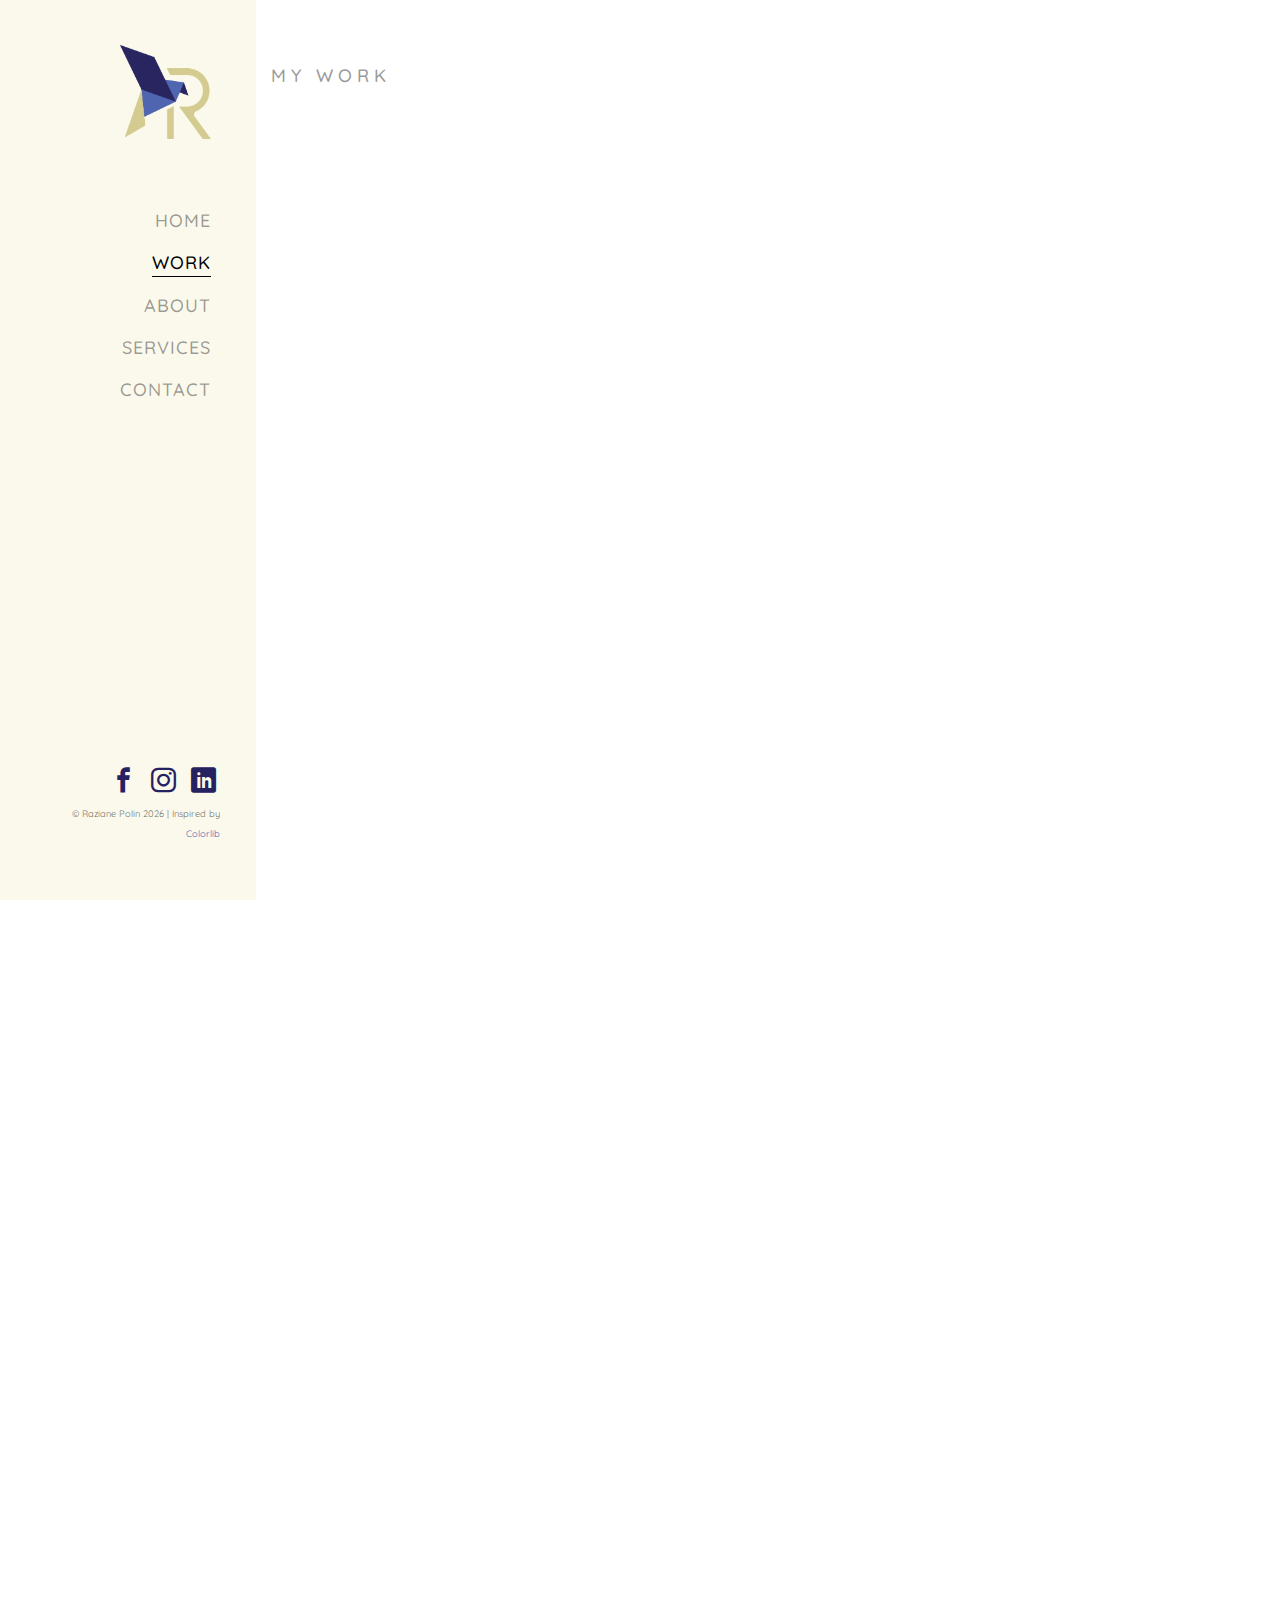
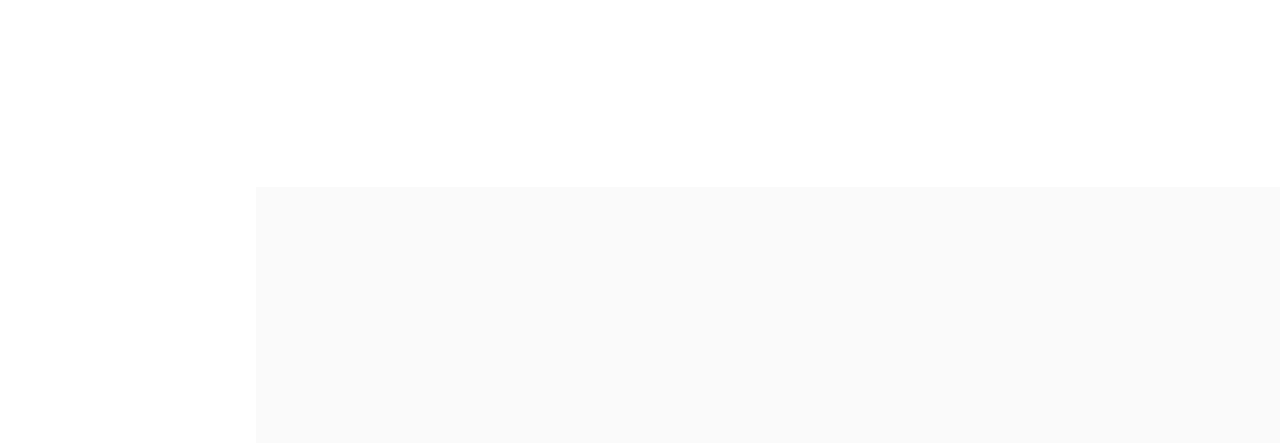
<file: work.html>
<!DOCTYPE HTML>
<html>
	<head>
	<meta charset="utf-8">
	<meta http-equiv="X-UA-Compatible" content="IE=edge">
	<title>Raziane Polin - Portfolio</title>
	<meta name="viewport" content="width=device-width, initial-scale=1">
	<meta name="description" content="" />
	<meta name="keywords" content="" />
	<meta name="author" content="" />

  <!-- Facebook and Twitter integration -->
	<meta property="og:title" content=""/>
	<meta property="og:image" content=""/>
	<meta property="og:url" content=""/>
	<meta property="og:site_name" content=""/>
	<meta property="og:description" content=""/>
	<meta name="twitter:title" content="" />
	<meta name="twitter:image" content="" />
	<meta name="twitter:url" content="" />
	<meta name="twitter:card" content="" />

	<!-- Place favicon.ico and apple-touch-icon.png in the root directory -->
	<link rel="shortcut icon" href="favicon.ico">

	<link href="https://fonts.googleapis.com/css?family=Quicksand:300,400,500,700" rel="stylesheet">
	
	<!-- Animate.css -->
	<link rel="stylesheet" href="css/animate.css">
	<!-- Icomoon Icon Fonts-->
	<link rel="stylesheet" href="css/icomoon.css">
	<!-- Bootstrap  -->
	<link rel="stylesheet" href="css/bootstrap.css">
	<!-- Flexslider  -->
	<link rel="stylesheet" href="css/flexslider.css">
	<!-- Theme style  -->
	<link rel="stylesheet" href="css/style.css">

	<!-- Modernizr JS -->
	<script src="js/modernizr-2.6.2.min.js"></script>
	<!-- FOR IE9 below -->
	<!--[if lt IE 9]>
	<script src="js/respond.min.js"></script>
	<![endif]-->

	</head>
	<body>
	<div id="colorlib-page">
		<a href="#" class="js-colorlib-nav-toggle colorlib-nav-toggle"><i></i></a>
		<aside id="colorlib-aside" role="complementary" class="border js-fullheight">
			<div id="colorlib-logo"> <img src="images/LogoT.png" class="colorlib-logo2"> </div>
			<nav id="colorlib-main-menu" role="navigation">
				<ul>
					<li><a href="index.html">Home</a></li>
					<li class="colorlib-active"><a href="work.html">Work</a></li>
					<li><a href="about.html">About</a></li>
					<li><a href="services.html">Services</a></li>
					<li><a href="contact.html">Contact</a></li>
				</ul>
			</nav>

			<div class="colorlib-footer">
				<ul style="font-size:25px">
						<li><a href="#"><i class="icon-facebook2"></i></a></li>
						<li><a href="#"><i class="icon-instagram"></i></a></li>
						<li><a href="#"><i class="icon-linkedin2"></i></a></li>
					</ul>
			<p><small><!-- Link back to Colorlib can't be removed. Template is licensed under CC BY 3.0. -->
&copy; Raziane Polin <script>document.write(new Date().getFullYear());</script> | Inspired by <a href="https://colorlib.com" target="_blank">Colorlib</a>
<!-- Link back to Colorlib can't be removed. Template is licensed under CC BY 3.0. --> </span> </small></p>
		</div>

		</aside>

		<div id="colorlib-main">

			<div class="colorlib-work">
				<div class="container-fluid">
					<div class="row">
						<div class="col-md-6 col-md-offset-3 col-md-pull-3">
							<span class="heading-meta">My Work</span>
							<h2 class="colorlib-heading animate-box" data-animate-effect="fadeInLeft">Recent Work</h2>
						</div>
					</div>
					<div class="row">
						<div class="col-md-6 animate-box" data-animate-effect="fadeInLeft">
							<div class="project" style="background-image: url(images/img_bg_2.jpg);">
								<div class="desc">
									<div class="con">
										<h3><a href="work-single-1.html">Branding & Identity</a></h3>
										<span>Prantl's Bakery</span>
										<p class="icon">
											<span><a href="#"><i class="icon-share3"></i></a></span>
											<span><a href="#"><i class="icon-eye"></i> 100</a></span>
											<span><a href="#"><i class="icon-heart"></i> 49</a></span>
										</p>
									</div>
								</div>
							</div>
						</div>
						<div class="col-md-6 animate-box" data-animate-effect="fadeInLeft">
							<div class="project" style="background-image: url(images/img_bg_3.jpg);">
								<div class="desc">
									<div class="con">
										<h3><a href="work-single-2.html">VIP Pack</a></h3>
										<span>Kabuki – The Beauty of Japanese Theatre</span>
										<p class="icon">
											<span><a href="#"><i class="icon-share3"></i></a></span>
											<span><a href="#"><i class="icon-eye"></i> 100</a></span>
											<span><a href="#"><i class="icon-heart"></i> 49</a></span>
										</p>
									</div>
								</div>
							</div>
						</div>
						<div class="col-md-6 animate-box" data-animate-effect="fadeInLeft">
							<div class="project" style="background-image: url(images/gc1.jpg);">
								<div class="desc">
									<div class="con">
										<h3><a href="work-single-3.html">Greeting Cards & Gift Dressings</a></h3>
										<span>UK Greetings</span>
										<p class="icon">
											<span><a href="#"><i class="icon-share3"></i></a></span>
											<span><a href="#"><i class="icon-eye"></i> 100</a></span>
											<span><a href="#"><i class="icon-heart"></i> 49</a></span>
										</p>
									</div>
								</div>
							</div>
						</div>
						<div class="col-md-6 animate-box" data-animate-effect="fadeInLeft">
							<div class="project" style="background-image: url(images/ll2.jpg);">
								<div class="desc">
									<div class="con">
										<h3><a href="work-single-4.html">Campaign Design</a></h3>
										<span>Life Long Learning</span>
										<p class="icon">
											<span><a href="#"><i class="icon-share3"></i></a></span>
											<span><a href="#"><i class="icon-eye"></i> 100</a></span>
											<span><a href="#"><i class="icon-heart"></i> 49</a></span>
										</p>
									</div>
								</div>
							</div>
						</div>
						<div class="col-md-6 animate-box" data-animate-effect="fadeInLeft">
							<div class="project" style="background-image: url(images/photo%20resize%20website.jpg);">
								<div class="desc">
									<div class="con">
										<h3><a href="work-single-5.html">Identity</a></h3>
										<span>Self-Promotion</span>
										<p class="icon">
											<span><a href="#"><i class="icon-share3"></i></a></span>
											<span><a href="#"><i class="icon-eye"></i> 100</a></span>
											<span><a href="#"><i class="icon-heart"></i> 49</a></span>
										</p>
									</div>
								</div>
							</div>
						</div>
						<div class="col-md-6 animate-box" data-animate-effect="fadeInLeft">
							<div class="project" style="background-image: url(images/loreal1.jpg);">
								<div class="desc">
									<div class="con">
										<h3><a href="work-single-6.html">Packaging Design</a></h3>
										<span>L’Oreal Beauty Box</span>
										<p class="icon">
											<span><a href="#"><i class="icon-share3"></i></a></span>
											<span><a href="#"><i class="icon-eye"></i> 100</a></span>
											<span><a href="#"><i class="icon-heart"></i> 49</a></span>
										</p>
									</div>
								</div>
							</div>
						</div>
					</div>
				</div>
			</div>
			<div id="get-in-touch" class="colorlib-bg-color">
				<div class="colorlib-narrow-content">
					<div class="row">
						<div class="col-md-6 animate-box" data-animate-effect="fadeInLeft">
							<h2>Get in Touch!</h2>
						</div>
					</div>
					<div class="row">
						<div class="col-md-6 col-md-offset-3 col-md-pull-3 animate-box" data-animate-effect="fadeInLeft">
							<p class="colorlib-lead">Interested in working together?</p>
							<p><a href="contact.html" class="btn btn-primary btn-learn">Contact me!</a></p>
						</div>
						
					</div>
				</div>
			</div>
		</div>
	</div>

	<!-- jQuery -->
	<script src="js/jquery.min.js"></script>
	<!-- jQuery Easing -->
	<script src="js/jquery.easing.1.3.js"></script>
	<!-- Bootstrap -->
	<script src="js/bootstrap.min.js"></script>
	<!-- Waypoints -->
	<script src="js/jquery.waypoints.min.js"></script>
	<!-- Flexslider -->
	<script src="js/jquery.flexslider-min.js"></script>
	<!-- Sticky Kit -->
	<script src="js/sticky-kit.min.js"></script>
	
	
	<!-- MAIN JS -->
	<script src="js/main.js"></script>

	</body>
</html>
</file>
<file: css/icomoon.css>
@font-face {
  font-family: 'icomoon';
  src:  url('fonts/icomoon.eot?6py85u');
  src:  url('fonts/icomoon.eot?6py85u#iefix') format('embedded-opentype'),
    url('fonts/icomoon.ttf?6py85u') format('truetype'),
    url('fonts/icomoon.woff?6py85u') format('woff'),
    url('fonts/icomoon.svg?6py85u#icomoon') format('svg');
  font-weight: normal;
  font-style: normal;
}

[class^="icon-"], [class*=" icon-"] {
  /* use !important to prevent issues with browser extensions that change fonts */
  font-family: 'icomoon' !important;
  speak: none;
  font-style: normal;
  font-weight: normal;
  font-variant: normal;
  text-transform: none;
  line-height: 1;

  /* Better Font Rendering =========== */
  -webkit-font-smoothing: antialiased;
  -moz-osx-font-smoothing: grayscale;
}

.icon-times:before {
  content: "\e930";
}
.icon-tick:before {
  content: "\e931";
}
.icon-plus:before {
  content: "\e932";
}
.icon-minus:before {
  content: "\e933";
}
.icon-equals:before {
  content: "\e934";
}
.icon-divide:before {
  content: "\e935";
}
.icon-chevron-right:before {
  content: "\e936";
}
.icon-chevron-left:before {
  content: "\e937";
}
.icon-arrow-right-thick:before {
  content: "\e938";
}
.icon-arrow-left-thick:before {
  content: "\e939";
}
.icon-th-small:before {
  content: "\e93a";
}
.icon-th-menu:before {
  content: "\e93b";
}
.icon-th-list:before {
  content: "\e93c";
}
.icon-th-large:before {
  content: "\e93d";
}
.icon-home:before {
  content: "\e93e";
}
.icon-arrow-forward:before {
  content: "\e93f";
}
.icon-arrow-back:before {
  content: "\e940";
}
.icon-rss:before {
  content: "\e941";
}
.icon-location:before {
  content: "\e942";
}
.icon-link:before {
  content: "\e943";
}
.icon-image:before {
  content: "\e944";
}
.icon-arrow-up-thick:before {
  content: "\e945";
}
.icon-arrow-down-thick:before {
  content: "\e946";
}
.icon-starburst:before {
  content: "\e947";
}
.icon-starburst-outline:before {
  content: "\e948";
}
.icon-star3:before {
  content: "\e949";
}
.icon-flow-children:before {
  content: "\e94a";
}
.icon-export:before {
  content: "\e94b";
}
.icon-delete2:before {
  content: "\e94c";
}
.icon-delete-outline:before {
  content: "\e94d";
}
.icon-cloud-storage:before {
  content: "\e94e";
}
.icon-wi-fi:before {
  content: "\e94f";
}
.icon-heart:before {
  content: "\e950";
}
.icon-flash:before {
  content: "\e951";
}
.icon-cancel:before {
  content: "\e952";
}
.icon-backspace:before {
  content: "\e953";
}
.icon-attachment:before {
  content: "\e954";
}
.icon-arrow-move:before {
  content: "\e955";
}
.icon-warning:before {
  content: "\e956";
}
.icon-user:before {
  content: "\e957";
}
.icon-radar:before {
  content: "\e958";
}
.icon-lock-open:before {
  content: "\e959";
}
.icon-lock-closed:before {
  content: "\e95a";
}
.icon-location-arrow:before {
  content: "\e95b";
}
.icon-info:before {
  content: "\e95c";
}
.icon-user-delete:before {
  content: "\e95d";
}
.icon-user-add:before {
  content: "\e95e";
}
.icon-media-pause:before {
  content: "\e95f";
}
.icon-group:before {
  content: "\e960";
}
.icon-chart-pie:before {
  content: "\e961";
}
.icon-chart-line:before {
  content: "\e962";
}
.icon-chart-bar:before {
  content: "\e963";
}
.icon-chart-area:before {
  content: "\e964";
}
.icon-video:before {
  content: "\e965";
}
.icon-point-of-interest:before {
  content: "\e966";
}
.icon-infinity:before {
  content: "\e967";
}
.icon-globe:before {
  content: "\e968";
}
.icon-eye:before {
  content: "\e969";
}
.icon-cog:before {
  content: "\e96a";
}
.icon-camera:before {
  content: "\e96b";
}
.icon-upload:before {
  content: "\e96c";
}
.icon-scissors:before {
  content: "\e96d";
}
.icon-refresh:before {
  content: "\e96e";
}
.icon-pin:before {
  content: "\e96f";
}
.icon-key:before {
  content: "\e970";
}
.icon-info-large:before {
  content: "\e971";
}
.icon-eject:before {
  content: "\e972";
}
.icon-download:before {
  content: "\e973";
}
.icon-zoom:before {
  content: "\e974";
}
.icon-zoom-out:before {
  content: "\e975";
}
.icon-zoom-in:before {
  content: "\e976";
}
.icon-sort-numerically:before {
  content: "\e977";
}
.icon-sort-alphabetically:before {
  content: "\e978";
}
.icon-input-checked:before {
  content: "\e979";
}
.icon-calender:before {
  content: "\e97a";
}
.icon-world2:before {
  content: "\e97b";
}
.icon-notes:before {
  content: "\e97c";
}
.icon-code:before {
  content: "\e97d";
}
.icon-arrow-sync:before {
  content: "\e97e";
}
.icon-arrow-shuffle:before {
  content: "\e97f";
}
.icon-arrow-repeat:before {
  content: "\e980";
}
.icon-arrow-minimise:before {
  content: "\e981";
}
.icon-arrow-maximise:before {
  content: "\e982";
}
.icon-arrow-loop:before {
  content: "\e983";
}
.icon-anchor:before {
  content: "\e984";
}
.icon-spanner:before {
  content: "\e985";
}
.icon-puzzle:before {
  content: "\e986";
}
.icon-power:before {
  content: "\e987";
}
.icon-plane:before {
  content: "\e988";
}
.icon-pi:before {
  content: "\e989";
}
.icon-phone:before {
  content: "\e98a";
}
.icon-microphone2:before {
  content: "\e98b";
}
.icon-media-rewind:before {
  content: "\e98c";
}
.icon-flag:before {
  content: "\e98d";
}
.icon-adjust-brightness:before {
  content: "\e98e";
}
.icon-waves:before {
  content: "\e98f";
}
.icon-social-twitter:before {
  content: "\e990";
}
.icon-social-facebook:before {
  content: "\e991";
}
.icon-social-dribbble:before {
  content: "\e992";
}
.icon-media-stop:before {
  content: "\e993";
}
.icon-media-record:before {
  content: "\e994";
}
.icon-media-play:before {
  content: "\e995";
}
.icon-media-fast-forward:before {
  content: "\e996";
}
.icon-media-eject:before {
  content: "\e997";
}
.icon-social-vimeo:before {
  content: "\e998";
}
.icon-social-tumbler:before {
  content: "\e999";
}
.icon-social-skype:before {
  content: "\e99a";
}
.icon-social-pinterest:before {
  content: "\e99b";
}
.icon-social-linkedin:before {
  content: "\e99c";
}
.icon-social-last-fm:before {
  content: "\e99d";
}
.icon-social-github:before {
  content: "\e99e";
}
.icon-social-flickr:before {
  content: "\e99f";
}
.icon-at:before {
  content: "\e9a0";
}
.icon-times-outline:before {
  content: "\e9a1";
}
.icon-plus-outline:before {
  content: "\e9a2";
}
.icon-minus-outline:before {
  content: "\e9a3";
}
.icon-tick-outline:before {
  content: "\e9a4";
}
.icon-th-large-outline:before {
  content: "\e9a5";
}
.icon-equals-outline:before {
  content: "\e9a6";
}
.icon-divide-outline:before {
  content: "\e9a7";
}
.icon-chevron-right-outline:before {
  content: "\e9a8";
}
.icon-chevron-left-outline:before {
  content: "\e9a9";
}
.icon-arrow-right-outline:before {
  content: "\e9aa";
}
.icon-arrow-left-outline:before {
  content: "\e9ab";
}
.icon-th-small-outline:before {
  content: "\e9ac";
}
.icon-th-menu-outline:before {
  content: "\e9ad";
}
.icon-th-list-outline:before {
  content: "\e9ae";
}
.icon-news2:before {
  content: "\e9b1";
}
.icon-home-outline:before {
  content: "\e9b2";
}
.icon-arrow-up-outline:before {
  content: "\e9b3";
}
.icon-arrow-forward-outline:before {
  content: "\e9b4";
}
.icon-arrow-down-outline:before {
  content: "\e9b5";
}
.icon-arrow-back-outline:before {
  content: "\e9b6";
}
.icon-trash3:before {
  content: "\e9b7";
}
.icon-rss-outline:before {
  content: "\e9b8";
}
.icon-message:before {
  content: "\e9b9";
}
.icon-location-outline:before {
  content: "\e9ba";
}
.icon-link-outline:before {
  content: "\e9bb";
}
.icon-image-outline:before {
  content: "\e9bc";
}
.icon-export-outline:before {
  content: "\e9bd";
}
.icon-cross:before {
  content: "\e9be";
}
.icon-wi-fi-outline:before {
  content: "\e9bf";
}
.icon-star-outline:before {
  content: "\e9c0";
}
.icon-media-pause-outline:before {
  content: "\e9c1";
}
.icon-mail:before {
  content: "\e9c2";
}
.icon-heart-outline:before {
  content: "\e9c3";
}
.icon-flash-outline:before {
  content: "\e9c4";
}
.icon-cancel-outline:before {
  content: "\e9c5";
}
.icon-beaker:before {
  content: "\e9c6";
}
.icon-arrow-move-outline:before {
  content: "\e9c7";
}
.icon-watch2:before {
  content: "\e9c8";
}
.icon-warning-outline:before {
  content: "\e9c9";
}
.icon-time:before {
  content: "\e9ca";
}
.icon-radar-outline:before {
  content: "\e9cb";
}
.icon-lock-open-outline:before {
  content: "\e9cc";
}
.icon-location-arrow-outline:before {
  content: "\e9cd";
}
.icon-info-outline:before {
  content: "\e9ce";
}
.icon-backspace-outline:before {
  content: "\e9cf";
}
.icon-attachment-outline:before {
  content: "\e9d0";
}
.icon-user-outline:before {
  content: "\e9d1";
}
.icon-user-delete-outline:before {
  content: "\e9d2";
}
.icon-user-add-outline:before {
  content: "\e9d3";
}
.icon-lock-closed-outline:before {
  content: "\e9d4";
}
.icon-group-outline:before {
  content: "\e9d5";
}
.icon-chart-pie-outline:before {
  content: "\e9d6";
}
.icon-chart-line-outline:before {
  content: "\e9d7";
}
.icon-chart-bar-outline:before {
  content: "\e9d8";
}
.icon-chart-area-outline:before {
  content: "\e9d9";
}
.icon-video-outline:before {
  content: "\e9da";
}
.icon-point-of-interest-outline:before {
  content: "\e9db";
}
.icon-map:before {
  content: "\e9dc";
}
.icon-key-outline:before {
  content: "\e9dd";
}
.icon-infinity-outline:before {
  content: "\e9de";
}
.icon-globe-outline:before {
  content: "\e9df";
}
.icon-eye-outline:before {
  content: "\e9e0";
}
.icon-cog-outline:before {
  content: "\e9e1";
}
.icon-camera-outline:before {
  content: "\e9e2";
}
.icon-upload-outline:before {
  content: "\e9e3";
}
.icon-support:before {
  content: "\e9e4";
}
.icon-scissors-outline:before {
  content: "\e9e5";
}
.icon-refresh-outline:before {
  content: "\e9e6";
}
.icon-info-large-outline:before {
  content: "\e9e7";
}
.icon-eject-outline:before {
  content: "\e9e8";
}
.icon-download-outline:before {
  content: "\e9e9";
}
.icon-battery-mid:before {
  content: "\e9ea";
}
.icon-battery-low:before {
  content: "\e9eb";
}
.icon-battery-high:before {
  content: "\e9ec";
}
.icon-zoom-outline:before {
  content: "\e9ed";
}
.icon-zoom-out-outline:before {
  content: "\e9ee";
}
.icon-zoom-in-outline:before {
  content: "\e9ef";
}
.icon-tag3:before {
  content: "\e9f0";
}
.icon-tabs-outline:before {
  content: "\e9f1";
}
.icon-pin-outline:before {
  content: "\e9f2";
}
.icon-message-typing:before {
  content: "\e9f3";
}
.icon-directions:before {
  content: "\e9f4";
}
.icon-battery-full:before {
  content: "\e9f5";
}
.icon-battery-charge:before {
  content: "\e9f6";
}
.icon-pipette:before {
  content: "\e9f7";
}
.icon-pencil:before {
  content: "\e9f8";
}
.icon-folder:before {
  content: "\e9f9";
}
.icon-folder-delete:before {
  content: "\e9fa";
}
.icon-folder-add:before {
  content: "\e9fb";
}
.icon-edit:before {
  content: "\e9fc";
}
.icon-document:before {
  content: "\e9fd";
}
.icon-document-delete:before {
  content: "\e9fe";
}
.icon-document-add:before {
  content: "\e9ff";
}
.icon-brush:before {
  content: "\ea00";
}
.icon-thumbs-up:before {
  content: "\ea01";
}
.icon-thumbs-down:before {
  content: "\ea02";
}
.icon-pen:before {
  content: "\ea03";
}
.icon-sort-numerically-outline:before {
  content: "\ea04";
}
.icon-sort-alphabetically-outline:before {
  content: "\ea05";
}
.icon-social-last-fm-circular:before {
  content: "\ea06";
}
.icon-social-github-circular:before {
  content: "\ea07";
}
.icon-compass:before {
  content: "\ea08";
}
.icon-bookmark:before {
  content: "\ea09";
}
.icon-input-checked-outline:before {
  content: "\ea0a";
}
.icon-code-outline:before {
  content: "\ea0b";
}
.icon-calender-outline:before {
  content: "\ea0c";
}
.icon-business-card:before {
  content: "\ea0d";
}
.icon-arrow-up:before {
  content: "\ea0e";
}
.icon-arrow-sync-outline:before {
  content: "\ea0f";
}
.icon-arrow-right:before {
  content: "\ea10";
}
.icon-arrow-repeat-outline:before {
  content: "\ea11";
}
.icon-arrow-loop-outline:before {
  content: "\ea12";
}
.icon-arrow-left:before {
  content: "\ea13";
}
.icon-flow-switch:before {
  content: "\ea14";
}
.icon-flow-parallel:before {
  content: "\ea15";
}
.icon-flow-merge:before {
  content: "\ea16";
}
.icon-document-text:before {
  content: "\ea17";
}
.icon-clipboard:before {
  content: "\ea18";
}
.icon-calculator:before {
  content: "\ea19";
}
.icon-arrow-minimise-outline:before {
  content: "\ea1a";
}
.icon-arrow-maximise-outline:before {
  content: "\ea1b";
}
.icon-arrow-down:before {
  content: "\ea1c";
}
.icon-gift:before {
  content: "\ea1d";
}
.icon-film:before {
  content: "\ea1e";
}
.icon-database:before {
  content: "\ea1f";
}
.icon-bell:before {
  content: "\ea20";
}
.icon-anchor-outline:before {
  content: "\ea21";
}
.icon-adjust-contrast:before {
  content: "\ea22";
}
.icon-world-outline:before {
  content: "\ea23";
}
.icon-shopping-bag:before {
  content: "\ea24";
}
.icon-power-outline:before {
  content: "\ea25";
}
.icon-notes-outline:before {
  content: "\ea26";
}
.icon-device-tablet:before {
  content: "\ea27";
}
.icon-device-phone:before {
  content: "\ea28";
}
.icon-device-laptop:before {
  content: "\ea29";
}
.icon-device-desktop:before {
  content: "\ea2a";
}
.icon-briefcase:before {
  content: "\ea2b";
}
.icon-stopwatch:before {
  content: "\ea2c";
}
.icon-spanner-outline:before {
  content: "\ea2d";
}
.icon-puzzle-outline:before {
  content: "\ea2e";
}
.icon-printer:before {
  content: "\ea2f";
}
.icon-pi-outline:before {
  content: "\ea30";
}
.icon-lightbulb:before {
  content: "\ea31";
}
.icon-flag-outline:before {
  content: "\ea32";
}
.icon-contacts:before {
  content: "\ea33";
}
.icon-archive2:before {
  content: "\ea34";
}
.icon-weather-stormy:before {
  content: "\ea35";
}
.icon-weather-shower:before {
  content: "\ea36";
}
.icon-weather-partly-sunny:before {
  content: "\ea37";
}
.icon-weather-downpour:before {
  content: "\ea38";
}
.icon-weather-cloudy:before {
  content: "\ea39";
}
.icon-plane-outline:before {
  content: "\ea3a";
}
.icon-phone-outline:before {
  content: "\ea3b";
}
.icon-microphone-outline:before {
  content: "\ea3c";
}
.icon-weather-windy:before {
  content: "\ea3d";
}
.icon-weather-windy-cloudy:before {
  content: "\ea3e";
}
.icon-weather-sunny:before {
  content: "\ea3f";
}
.icon-weather-snow:before {
  content: "\ea40";
}
.icon-weather-night:before {
  content: "\ea41";
}
.icon-media-stop-outline:before {
  content: "\ea42";
}
.icon-media-rewind-outline:before {
  content: "\ea43";
}
.icon-media-record-outline:before {
  content: "\ea44";
}
.icon-media-play-outline:before {
  content: "\ea45";
}
.icon-media-fast-forward-outline:before {
  content: "\ea46";
}
.icon-media-eject-outline:before {
  content: "\ea47";
}
.icon-wine:before {
  content: "\ea48";
}
.icon-waves-outline:before {
  content: "\ea49";
}
.icon-ticket:before {
  content: "\ea4a";
}
.icon-tags:before {
  content: "\ea4b";
}
.icon-plug:before {
  content: "\ea4c";
}
.icon-headphones:before {
  content: "\ea4d";
}
.icon-credit-card:before {
  content: "\ea4e";
}
.icon-coffee:before {
  content: "\ea4f";
}
.icon-book:before {
  content: "\ea50";
}
.icon-beer:before {
  content: "\ea51";
}
.icon-volume2:before {
  content: "\ea52";
}
.icon-volume-up:before {
  content: "\ea53";
}
.icon-volume-mute:before {
  content: "\ea54";
}
.icon-volume-down:before {
  content: "\ea55";
}
.icon-social-vimeo-circular:before {
  content: "\ea56";
}
.icon-social-twitter-circular:before {
  content: "\ea57";
}
.icon-social-pinterest-circular:before {
  content: "\ea58";
}
.icon-social-linkedin-circular:before {
  content: "\ea59";
}
.icon-social-facebook-circular:before {
  content: "\ea5a";
}
.icon-social-dribbble-circular:before {
  content: "\ea5b";
}
.icon-tree:before {
  content: "\ea5c";
}
.icon-thermometer2:before {
  content: "\ea5d";
}
.icon-social-tumbler-circular:before {
  content: "\ea5e";
}
.icon-social-skype-outline:before {
  content: "\ea5f";
}
.icon-social-flickr-circular:before {
  content: "\ea60";
}
.icon-social-at-circular:before {
  content: "\ea61";
}
.icon-shopping-cart:before {
  content: "\ea62";
}
.icon-messages:before {
  content: "\ea63";
}
.icon-leaf:before {
  content: "\ea64";
}
.icon-feather:before {
  content: "\ea65";
}
.icon-eye2:before {
  content: "\e064";
}
.icon-paper-clip:before {
  content: "\e065";
}
.icon-mail5:before {
  content: "\e066";
}
.icon-toggle:before {
  content: "\e067";
}
.icon-layout:before {
  content: "\e068";
}
.icon-link2:before {
  content: "\e069";
}
.icon-bell2:before {
  content: "\e06a";
}
.icon-lock3:before {
  content: "\e06b";
}
.icon-unlock:before {
  content: "\e06c";
}
.icon-ribbon2:before {
  content: "\e06d";
}
.icon-image2:before {
  content: "\e06e";
}
.icon-signal:before {
  content: "\e06f";
}
.icon-target3:before {
  content: "\e070";
}
.icon-clipboard3:before {
  content: "\e071";
}
.icon-clock3:before {
  content: "\e072";
}
.icon-watch:before {
  content: "\e073";
}
.icon-air-play:before {
  content: "\e074";
}
.icon-camera3:before {
  content: "\e075";
}
.icon-video2:before {
  content: "\e076";
}
.icon-disc:before {
  content: "\e077";
}
.icon-printer3:before {
  content: "\e078";
}
.icon-monitor:before {
  content: "\e079";
}
.icon-server:before {
  content: "\e07a";
}
.icon-cog2:before {
  content: "\e07b";
}
.icon-heart3:before {
  content: "\e07c";
}
.icon-paragraph:before {
  content: "\e07d";
}
.icon-align-justify:before {
  content: "\e07e";
}
.icon-align-left:before {
  content: "\e07f";
}
.icon-align-center:before {
  content: "\e080";
}
.icon-align-right:before {
  content: "\e081";
}
.icon-book2:before {
  content: "\e082";
}
.icon-layers2:before {
  content: "\e083";
}
.icon-stack2:before {
  content: "\e084";
}
.icon-stack-2:before {
  content: "\e085";
}
.icon-paper:before {
  content: "\e086";
}
.icon-paper-stack:before {
  content: "\e087";
}
.icon-search3:before {
  content: "\e088";
}
.icon-zoom-in2:before {
  content: "\e089";
}
.icon-zoom-out2:before {
  content: "\e08a";
}
.icon-reply2:before {
  content: "\e08b";
}
.icon-circle-plus:before {
  content: "\e08c";
}
.icon-circle-minus:before {
  content: "\e08d";
}
.icon-circle-check:before {
  content: "\e08e";
}
.icon-circle-cross:before {
  content: "\e08f";
}
.icon-square-plus:before {
  content: "\e090";
}
.icon-square-minus:before {
  content: "\e091";
}
.icon-square-check:before {
  content: "\e092";
}
.icon-square-cross:before {
  content: "\e093";
}
.icon-microphone:before {
  content: "\e094";
}
.icon-record:before {
  content: "\e095";
}
.icon-skip-back:before {
  content: "\e096";
}
.icon-rewind:before {
  content: "\e097";
}
.icon-play4:before {
  content: "\e098";
}
.icon-pause3:before {
  content: "\e099";
}
.icon-stop3:before {
  content: "\e09a";
}
.icon-fast-forward:before {
  content: "\e09b";
}
.icon-skip-forward:before {
  content: "\e09c";
}
.icon-shuffle2:before {
  content: "\e09d";
}
.icon-repeat:before {
  content: "\e09e";
}
.icon-folder2:before {
  content: "\e09f";
}
.icon-umbrella:before {
  content: "\e0a0";
}
.icon-moon:before {
  content: "\e0a1";
}
.icon-thermometer:before {
  content: "\e0a2";
}
.icon-drop:before {
  content: "\e0a3";
}
.icon-sun2:before {
  content: "\e0a4";
}
.icon-cloud3:before {
  content: "\e0a5";
}
.icon-cloud-upload2:before {
  content: "\e0a6";
}
.icon-cloud-download2:before {
  content: "\e0a7";
}
.icon-upload4:before {
  content: "\e0a8";
}
.icon-download4:before {
  content: "\e0a9";
}
.icon-location3:before {
  content: "\e0aa";
}
.icon-location-2:before {
  content: "\e0ab";
}
.icon-map3:before {
  content: "\e0ac";
}
.icon-battery:before {
  content: "\e0ad";
}
.icon-head:before {
  content: "\e0ae";
}
.icon-briefcase3:before {
  content: "\e0af";
}
.icon-speech-bubble:before {
  content: "\e0b0";
}
.icon-anchor2:before {
  content: "\e0b1";
}
.icon-globe2:before {
  content: "\e0b2";
}
.icon-box:before {
  content: "\e0b3";
}
.icon-reload:before {
  content: "\e0b4";
}
.icon-share3:before {
  content: "\e0b5";
}
.icon-marquee:before {
  content: "\e0b6";
}
.icon-marquee-plus:before {
  content: "\e0b7";
}
.icon-marquee-minus:before {
  content: "\e0b8";
}
.icon-tag:before {
  content: "\e0b9";
}
.icon-power2:before {
  content: "\e0ba";
}
.icon-command2:before {
  content: "\e0bb";
}
.icon-alt:before {
  content: "\e0bc";
}
.icon-esc:before {
  content: "\e0bd";
}
.icon-bar-graph:before {
  content: "\e0be";
}
.icon-bar-graph-2:before {
  content: "\e0bf";
}
.icon-pie-graph:before {
  content: "\e0c0";
}
.icon-star:before {
  content: "\e0c1";
}
.icon-arrow-left3:before {
  content: "\e0c2";
}
.icon-arrow-right3:before {
  content: "\e0c3";
}
.icon-arrow-up3:before {
  content: "\e0c4";
}
.icon-arrow-down3:before {
  content: "\e0c5";
}
.icon-volume:before {
  content: "\e0c6";
}
.icon-mute:before {
  content: "\e0c7";
}
.icon-content-right:before {
  content: "\e100";
}
.icon-content-left:before {
  content: "\e101";
}
.icon-grid2:before {
  content: "\e102";
}
.icon-grid-2:before {
  content: "\e103";
}
.icon-columns:before {
  content: "\e104";
}
.icon-loader:before {
  content: "\e105";
}
.icon-bag:before {
  content: "\e106";
}
.icon-ban:before {
  content: "\e107";
}
.icon-flag3:before {
  content: "\e108";
}
.icon-trash:before {
  content: "\e109";
}
.icon-expand2:before {
  content: "\e110";
}
.icon-contract:before {
  content: "\e111";
}
.icon-maximize:before {
  content: "\e112";
}
.icon-minimize:before {
  content: "\e113";
}
.icon-plus2:before {
  content: "\e114";
}
.icon-minus2:before {
  content: "\e115";
}
.icon-check:before {
  content: "\e116";
}
.icon-cross2:before {
  content: "\e117";
}
.icon-move:before {
  content: "\e118";
}
.icon-delete:before {
  content: "\e119";
}
.icon-menu5:before {
  content: "\e120";
}
.icon-archive:before {
  content: "\e121";
}
.icon-inbox:before {
  content: "\e122";
}
.icon-outbox:before {
  content: "\e123";
}
.icon-file:before {
  content: "\e124";
}
.icon-file-add:before {
  content: "\e125";
}
.icon-file-subtract:before {
  content: "\e126";
}
.icon-help:before {
  content: "\e127";
}
.icon-open:before {
  content: "\e128";
}
.icon-ellipsis:before {
  content: "\e129";
}
.icon-heart4:before {
  content: "\e900";
}
.icon-cloud4:before {
  content: "\e901";
}
.icon-star2:before {
  content: "\e902";
}
.icon-tv2:before {
  content: "\e903";
}
.icon-sound:before {
  content: "\e904";
}
.icon-video3:before {
  content: "\e905";
}
.icon-trash2:before {
  content: "\e906";
}
.icon-user2:before {
  content: "\e907";
}
.icon-key3:before {
  content: "\e908";
}
.icon-search4:before {
  content: "\e909";
}
.icon-settings:before {
  content: "\e90a";
}
.icon-camera4:before {
  content: "\e90b";
}
.icon-tag2:before {
  content: "\e90c";
}
.icon-lock4:before {
  content: "\e90d";
}
.icon-bulb:before {
  content: "\e90e";
}
.icon-pen2:before {
  content: "\e90f";
}
.icon-diamond:before {
  content: "\e910";
}
.icon-display2:before {
  content: "\e911";
}
.icon-location4:before {
  content: "\e912";
}
.icon-eye3:before {
  content: "\e913";
}
.icon-bubble3:before {
  content: "\e914";
}
.icon-stack3:before {
  content: "\e915";
}
.icon-cup:before {
  content: "\e916";
}
.icon-phone3:before {
  content: "\e917";
}
.icon-news:before {
  content: "\e918";
}
.icon-mail6:before {
  content: "\e919";
}
.icon-like:before {
  content: "\e91a";
}
.icon-photo:before {
  content: "\e91b";
}
.icon-note:before {
  content: "\e91c";
}
.icon-clock4:before {
  content: "\e91d";
}
.icon-paperplane:before {
  content: "\e91e";
}
.icon-params:before {
  content: "\e91f";
}
.icon-banknote:before {
  content: "\e920";
}
.icon-data:before {
  content: "\e921";
}
.icon-music2:before {
  content: "\e922";
}
.icon-megaphone2:before {
  content: "\e923";
}
.icon-study:before {
  content: "\e924";
}
.icon-lab2:before {
  content: "\e925";
}
.icon-food:before {
  content: "\e926";
}
.icon-t-shirt:before {
  content: "\e927";
}
.icon-fire2:before {
  content: "\e928";
}
.icon-clip:before {
  content: "\e929";
}
.icon-shop:before {
  content: "\e92a";
}
.icon-calendar3:before {
  content: "\e92b";
}
.icon-wallet2:before {
  content: "\e92c";
}
.icon-vynil:before {
  content: "\e92d";
}
.icon-truck2:before {
  content: "\e92e";
}
.icon-world:before {
  content: "\e92f";
}
.icon-spinner6:before {
  content: "\e9af";
}
.icon-spinner7:before {
  content: "\e9b0";
}
.icon-amazon:before {
  content: "\eab7";
}
.icon-google:before {
  content: "\eab8";
}
.icon-google2:before {
  content: "\eab9";
}
.icon-google3:before {
  content: "\eaba";
}
.icon-google-plus:before {
  content: "\eabb";
}
.icon-google-plus2:before {
  content: "\eabc";
}
.icon-google-plus3:before {
  content: "\eabd";
}
.icon-hangouts:before {
  content: "\eabe";
}
.icon-google-drive:before {
  content: "\eabf";
}
.icon-facebook2:before {
  content: "\eac0";
}
.icon-facebook22:before {
  content: "\eac1";
}
.icon-instagram:before {
  content: "\eac2";
}
.icon-whatsapp:before {
  content: "\eac3";
}
.icon-spotify:before {
  content: "\eac4";
}
.icon-telegram:before {
  content: "\eac5";
}
.icon-twitter2:before {
  content: "\eac6";
}
.icon-vine:before {
  content: "\eac7";
}
.icon-vk:before {
  content: "\eac8";
}
.icon-renren:before {
  content: "\eac9";
}
.icon-sina-weibo:before {
  content: "\eaca";
}
.icon-rss2:before {
  content: "\eacb";
}
.icon-rss22:before {
  content: "\eacc";
}
.icon-youtube:before {
  content: "\eacd";
}
.icon-youtube2:before {
  content: "\eace";
}
.icon-twitch:before {
  content: "\eacf";
}
.icon-vimeo:before {
  content: "\ead0";
}
.icon-vimeo2:before {
  content: "\ead1";
}
.icon-lanyrd:before {
  content: "\ead2";
}
.icon-flickr:before {
  content: "\ead3";
}
.icon-flickr2:before {
  content: "\ead4";
}
.icon-flickr3:before {
  content: "\ead5";
}
.icon-flickr4:before {
  content: "\ead6";
}
.icon-dribbble2:before {
  content: "\ead7";
}
.icon-behance:before {
  content: "\ead8";
}
.icon-behance2:before {
  content: "\ead9";
}
.icon-deviantart:before {
  content: "\eada";
}
.icon-500px:before {
  content: "\eadb";
}
.icon-steam:before {
  content: "\eadc";
}
.icon-steam2:before {
  content: "\eadd";
}
.icon-dropbox:before {
  content: "\eade";
}
.icon-onedrive:before {
  content: "\eadf";
}
.icon-github:before {
  content: "\eae0";
}
.icon-npm:before {
  content: "\eae1";
}
.icon-basecamp:before {
  content: "\eae2";
}
.icon-trello:before {
  content: "\eae3";
}
.icon-wordpress:before {
  content: "\eae4";
}
.icon-joomla:before {
  content: "\eae5";
}
.icon-ello:before {
  content: "\eae6";
}
.icon-blogger:before {
  content: "\eae7";
}
.icon-blogger2:before {
  content: "\eae8";
}
.icon-tumblr2:before {
  content: "\eae9";
}
.icon-tumblr22:before {
  content: "\eaea";
}
.icon-yahoo:before {
  content: "\eaeb";
}
.icon-yahoo2:before {
  content: "\eaec";
}
.icon-tux:before {
  content: "\eaed";
}
.icon-appleinc:before {
  content: "\eaee";
}
.icon-finder:before {
  content: "\eaef";
}
.icon-android:before {
  content: "\eaf0";
}
.icon-windows:before {
  content: "\eaf1";
}
.icon-windows8:before {
  content: "\eaf2";
}
.icon-soundcloud:before {
  content: "\eaf3";
}
.icon-soundcloud2:before {
  content: "\eaf4";
}
.icon-skype:before {
  content: "\eaf5";
}
.icon-reddit:before {
  content: "\eaf6";
}
.icon-hackernews:before {
  content: "\eaf7";
}
.icon-wikipedia:before {
  content: "\eaf8";
}
.icon-linkedin2:before {
  content: "\eaf9";
}
.icon-linkedin22:before {
  content: "\eafa";
}
.icon-lastfm:before {
  content: "\eafb";
}
.icon-lastfm2:before {
  content: "\eafc";
}
.icon-delicious:before {
  content: "\eafd";
}
.icon-stumbleupon:before {
  content: "\eafe";
}
.icon-stumbleupon2:before {
  content: "\eaff";
}
.icon-stackoverflow:before {
  content: "\eb00";
}
.icon-pinterest:before {
  content: "\eb01";
}
.icon-pinterest2:before {
  content: "\eb02";
}
.icon-xing:before {
  content: "\eb03";
}
.icon-xing2:before {
  content: "\eb04";
}
.icon-flattr:before {
  content: "\eb05";
}
.icon-foursquare:before {
  content: "\eb06";
}
.icon-yelp:before {
  content: "\eb07";
}
.icon-paypal:before {
  content: "\eb08";
}
.icon-chrome:before {
  content: "\eb09";
}
.icon-firefox:before {
  content: "\eb0a";
}
.icon-IE:before {
  content: "\eb0b";
}
.icon-edge:before {
  content: "\eb0c";
}
.icon-safari:before {
  content: "\eb0d";
}
.icon-opera:before {
  content: "\eb0e";
}
.icon-file-pdf:before {
  content: "\eb0f";
}
.icon-file-openoffice:before {
  content: "\eb10";
}
.icon-file-word:before {
  content: "\eb11";
}
.icon-file-excel:before {
  content: "\eb12";
}
.icon-libreoffice:before {
  content: "\eb13";
}
.icon-html-five:before {
  content: "\eb14";
}
.icon-html-five2:before {
  content: "\eb15";
}
.icon-css3:before {
  content: "\eb16";
}
.icon-git:before {
  content: "\eb17";
}
.icon-codepen:before {
  content: "\eb18";
}
.icon-svg:before {
  content: "\eb19";
}
.icon-IcoMoon:before {
  content: "\eb1a";
}
</file>
<file: css/style.css>
@font-face {
  font-family: 'icomoon';
  src: url("../fonts/icomoon/icomoon.eot?srf3rx");
  src: url("../fonts/icomoon/icomoon.eot?srf3rx#iefix") format("embedded-opentype"), url("../fonts/icomoon/icomoon.ttf?srf3rx") format("truetype"), url("../fonts/icomoon/icomoon.woff?srf3rx") format("woff"), url("../fonts/icomoon/icomoon.svg?srf3rx#icomoon") format("svg");
  font-weight: normal;
  font-style: normal; }

/* =======================================================
*
* 	Template Style 
*	Edit this section
*
* ======================================================= */
body {
  font-family: "Quicksand", Arial, sans-serif;
  font-weight: 400;
  font-size: 15px;
  line-height: 1.8;
  color: rgba(0, 0, 0, 0.7); }
  @media screen and (max-width: 992px) {
    body {
      font-size: 16px; } }

.raz-color-white{
   color: white;
}
a {
  color: #5065af;
  -webkit-transition: 0.5s;
  -o-transition: 0.5s;
  transition: 0.5s; }
  a:hover, a:active, a:focus {
    color: #d5cb90;
    outline: none;
    text-decoration: none !important; }

p {
  margin-bottom: 1.5em; }

h1, h2, h3, h4, h5, h6 {
  color: #000;
  font-family: "Quicksand", Arial, sans-serif;
  font-weight: 400;
  margin: 0 0 30px 0; }

figure {
  margin-bottom: 2.5em;
  float: left;
  width: 100%; }
  figure figcaption {
    font-size: 16px;
    width: 80%;
    margin: 20px auto 0px auto;
    color: #b3b3b3;
    font-style: italic;
    font-family: "Quicksand", Arial, sans-serif; }
    @media screen and (max-width: 480px) {
      figure figcaption {
        width: 100%; } }

::-webkit-selection {
  color: #fff;
  background: #F75940; }

::-moz-selection {
  color: #fff;
  background: #F75940; }

::selection {
  color: #fff;
  background: #5165af; }

#colorlib-page {
  width: 100%;
  overflow: hidden;
  position: relative; }

#colorlib-aside {
  padding-top: 3em;
  padding-bottom: 40px;
  padding-left: 3em;
  padding-right: 3em;
  width: 20%;
  position: fixed;
  bottom: 0;
  top: 0;
  left: 0;
  overflow-y: scroll;
  z-index: 1001;
  background: #faf9ec;
  -webkit-transition: 0.5s;
  -o-transition: 0.5s;
  transition: 0.5s; }
  @media screen and (max-width: 1200px) {
    #colorlib-aside {
      width: 30%; } }
  @media screen and (max-width: 768px) {
    #colorlib-aside {
      width: 270px;
      -moz-transform: translateX(-270px);
      -webkit-transform: translateX(-270px);
      -ms-transform: translateX(-270px);
      -o-transform: translateX(-270px);
      transform: translateX(-270px);
      padding-top: 4em; } }
  .colorlib-logo2 {
        padding-bottom: 0px;
        padding-left: 0%;
        padding-right: 0%;
        padding-top: 0px;
        text-transform: none;
        width: 55%;
        /* display: block; */
        border: 0;
        padding: 0;
        margin: 0
      }
  #colorlib-aside #colorlib-logo {
    text-align: right;
    font-weight: 400;
    font-size: 22px;
    text-transform: uppercase;
    margin-bottom: 3em;
    display: block;
    width: 100%; }
    @media screen and (max-width: 768px) {
      #colorlib-aside #colorlib-logo {
        margin-bottom: 1em; } }
    #colorlib-aside #colorlib-logo a {
      display: inline-block;
      text-align: center;
      background: #000;
      padding: .5em .8em;
      color: #fff;
      letter-spacing: 10px;
      padding-right: .3em; }
      #colorlib-aside #colorlib-logo a span {
        display: block;
        margin-bottom: 5px;
        text-align: center; }
  #colorlib-aside #colorlib-main-menu ul {
    text-align: right;
    margin: 0;
    padding: 0; }
    @media screen and (max-width: 768px) {
      #colorlib-aside #colorlib-main-menu ul {
        margin: 0 0 2em 0; } }
    #colorlib-aside #colorlib-main-menu ul li {
      margin: 0 0 10px 0;
      padding: 0;
      list-style: none;
      font-size: 18px;
      font-weight: 500;
      text-transform: uppercase;
      letter-spacing: 1px; }
      #colorlib-aside #colorlib-main-menu ul li a {
        color: rgba(0, 0, 0, 0.4);
        text-decoration: none;
        position: relative;
        padding: 10px 0;
        font-family: "Quicksand", Arial, sans-serif;
        -webkit-transition: 0.3s;
        -o-transition: 0.3s;
        transition: 0.3s; }
        #colorlib-aside #colorlib-main-menu ul li a:after {
          content: "";
          position: absolute;
          height: 1px;
          bottom: 7px;
          left: 0;
          right: 0;
          background-color: #000;
          visibility: hidden;
          -webkit-transform: scaleX(0);
          -moz-transform: scaleX(0);
          -ms-transform: scaleX(0);
          -o-transform: scaleX(0);
          transform: scaleX(0);
          -webkit-transition: all 0.3s cubic-bezier(0.175, 0.885, 0.32, 1.275);
          -moz-transition: all 0.3s cubic-bezier(0.175, 0.885, 0.32, 1.275);
          -ms-transition: all 0.3s cubic-bezier(0.175, 0.885, 0.32, 1.275);
          -o-transition: all 0.3s cubic-bezier(0.175, 0.885, 0.32, 1.275);
          transition: all 0.3s cubic-bezier(0.175, 0.885, 0.32, 1.275); }
        #colorlib-aside #colorlib-main-menu ul li a:hover {
          text-decoration: none;
          color: black; }
          #colorlib-aside #colorlib-main-menu ul li a:hover:after {
            visibility: visible;
            -webkit-transform: scaleX(1);
            -moz-transform: scaleX(1);
            -ms-transform: scaleX(1);
            -o-transform: scaleX(1);
            transform: scaleX(1); }
      #colorlib-aside #colorlib-main-menu ul li.colorlib-active a {
        color: #000; }
        #colorlib-aside #colorlib-main-menu ul li.colorlib-active a:after {
          visibility: visible;
          -webkit-transform: scaleX(1);
          -moz-transform: scaleX(1);
          -ms-transform: scaleX(1);
          -o-transform: scaleX(1);
          transform: scaleX(1); }
  #colorlib-aside .colorlib-footer {
    position: absolute;
    bottom: 40px;
    right: 1.5em;
    left: 1.5em;
    font-size: 11px;
    text-align: right;
    font-weight: 400;
    color: rgba(0, 0, 0, 0.6);
    padding: 0 20px; }
    @media screen and (max-width: 768px) {
      #colorlib-aside .colorlib-footer {
        position: relative;
        bottom: 0; } }
    #colorlib-aside .colorlib-footer span {
      display: block; }
    #colorlib-aside .colorlib-footer ul {
      padding: 0;
      margin: 0; }
      #colorlib-aside .colorlib-footer ul li {
        padding: 0;
        margin: 0;
        display: inline;
        list-style: none; }
        #colorlib-aside .colorlib-footer ul li a {
          color: #262262;
          padding: 4px; }
          #colorlib-aside .colorlib-footer ul li a:hover, #colorlib-aside .colorlib-footer ul li a:active, #colorlib-aside .colorlib-footer ul li a:focus {
            text-decoration: none;
            outline: none;
            color: #d4cb91; }

#colorlib-main {
  width: 80%;
  float: right;
  -webkit-transition: 0.5s;
  -o-transition: 0.5s;
  transition: 0.5s; }
  @media screen and (max-width: 1200px) {
    #colorlib-main {
      width: 70%; } }
  @media screen and (max-width: 768px) {
    #colorlib-main {
      width: 100%; } }

#colorlib-hero {
  min-height: 500px;
  background: #fff url(../images/loader.gif) no-repeat center center;
  width: 100%;
  float: left;
  margin-bottom: 10em;
  clear: both; }
  #colorlib-hero .btn {
    font-size: 24px; }
    #colorlib-hero .btn.btn-primary {
      padding: 14px 30px !important; }
  #colorlib-hero .flexslider {
    border: none;
    z-index: 1;
    margin-bottom: 0; }
    #colorlib-hero .flexslider .slides {
      position: relative;
      overflow: hidden; }
      #colorlib-hero .flexslider .slides li {
        background-repeat: no-repeat;
        background-size: cover;
        background-position: bottom center;
        min-height: 400px;
        position: relative; }
    #colorlib-hero .flexslider .flex-control-nav {
      bottom: 20px;
      z-index: 1000;
      right: 20px;
      float: right;
      width: auto; }
      #colorlib-hero .flexslider .flex-control-nav li {
        display: block;
        margin-bottom: 10px; }
        #colorlib-hero .flexslider .flex-control-nav li a {
          background: rgba(255, 255, 255, 0.2);
          -webkit-box-shadow: none;
          box-shadow: none;
          width: 12px;
          height: 12px;
          cursor: pointer; }
          #colorlib-hero .flexslider .flex-control-nav li a.flex-active {
            cursor: pointer;
            background: transparent;
            border: 2px solid #282560; }
    #colorlib-hero .flexslider .flex-direction-nav {
      display: none; }
    #colorlib-hero .flexslider .slider-text {
      display: table;
      opacity: 0.9;
      min-height: 500px;
      z-index: 9; }
      #colorlib-hero .flexslider .slider-text > .slider-text-inner {
        display: table-cell;
        vertical-align: middle;
        min-height: 700px;
        padding: 2em;
        position: relative; }
        #colorlib-hero .flexslider .slider-text > .slider-text-inner .desc {
          position: absolute;
          bottom: 15px;
          left: 0;
          padding: 30px;
          background: #282561; }
        @media screen and (max-width: 768px) {
          #colorlib-hero .flexslider .slider-text > .slider-text-inner {
            text-align: center; } }
        #colorlib-hero .flexslider .slider-text > .slider-text-inner h1, #colorlib-hero .flexslider .slider-text > .slider-text-inner h2 {
          margin: 0;
          padding: 0;
          color: black;
          font-family: "Quicksand", Arial, sans-serif; }
        #colorlib-hero .flexslider .slider-text > .slider-text-inner h1 {
          margin-bottom: 20px;
          font-size: 44px;
          line-height: 1.3;
          font-weight: 300; }
          @media screen and (max-width: 768px) {
            #colorlib-hero .flexslider .slider-text > .slider-text-inner h1 {
              font-size: 28px; } }
        #colorlib-hero .flexslider .slider-text > .slider-text-inner h2 {
          font-size: 18px;
          line-height: 1.5;
          margin-bottom: 30px;
          font-weight: 300;
          font-family: "Quicksand", Arial, sans-serif; }
          #colorlib-hero .flexslider .slider-text > .slider-text-inner h2 a {
            color: rgba(247, 89, 64, 0.8);
            border-bottom: 1px solid rgba(247, 89, 64, 0.7); }
        #colorlib-hero .flexslider .slider-text > .slider-text-inner .heading-section {
          font-size: 50px; }
          @media screen and (max-width: 768px) {
            #colorlib-hero .flexslider .slider-text > .slider-text-inner .heading-section {
              font-size: 30px; } }
        #colorlib-hero .flexslider .slider-text > .slider-text-inner s
.colorlib-lead {
          font-size: 20px;
          color: #fff; }
        #colorlib-hero .flexslider .slider-text > .slider-text-inner p {
          margin-bottom: 0; }
        #colorlib-hero .flexslider .slider-text > .slider-text-inner .btn {
          font-size: 12px;
          text-transform: uppercase;
          letter-spacing: 2px;
          color: #000;
          padding: 10px 15px !important;
          border: none;
          font-weight: 400; }
          #colorlib-hero .flexslider .slider-text > .slider-text-inner .btn.btn-learn {
            background: transparent;
            color: #000;
            border: 1px solid #000; }
            #colorlib-hero .flexslider .slider-text > .slider-text-inner .btn.btn-learn:hover {
              background: transparent !important;
              border: 1px solid #000 !important; }
          @media screen and (max-width: 768px) {
            #colorlib-hero .flexslider .slider-text > .slider-text-inner .btn {
              width: 100%; } }

body.offcanvas {
  overflow-x: hidden; }
  body.offcanvas #colorlib-aside {
    -moz-transform: translateX(0);
    -webkit-transform: translateX(0);
    -ms-transform: translateX(0);
    -o-transform: translateX(0);
    transform: translateX(0);
    width: 270px;
    background: #fff;
    z-index: 999;
    position: fixed; }
  body.offcanvas #colorlib-main, body.offcanvas .colorlib-nav-toggle {
    top: 0;
    -moz-transform: translateX(270px);
    -webkit-transform: translateX(270px);
    -ms-transform: translateX(270px);
    -o-transform: translateX(270px);
    transform: translateX(270px); }

.colorlib-blog,
.colorlib-work,
.colorlib-about,
.colorlib-services,
.colorlib-contact {
  padding-top: 4em;
  padding-bottom: 9em;
  clear: both;
  width: 100%;
  display: block; }
  @media screen and (max-width: 768px) {
    .colorlib-blog,
    .colorlib-work,
    .colorlib-about,
    .colorlib-services,
    .colorlib-contact {
      padding-top: 5em;
      padding-bottom: 8em; } }

.about-img,
.about-img-2 {
  background-size: cover;
  background-position: center center;
  background-repeat: no-repeat;
  position: relative; }

.colorlib-heading {
  font-size: 18px;
  margin-bottom: 4em;
  font-weight: 500;
  text-transform: uppercase;
  letter-spacing: 5px;
  line-height: 1.8; }
  .colorlib-heading span {
    display: block; }
  @media screen and (max-width: 768px) {
    .colorlib-heading {
      margin-bottom: 1em; } }

.heading-meta {
  margin-bottom: 15px;
  display: block;
  font-size: 18px;
  text-transform: uppercase;
  color: #999999;
  font-weight: 500;
  letter-spacing: 5px; }

.about-img {
  width: 75%;
  height: 550px; }
  .about-img .about-img-2 {
    width: 100% !important;
    height: 390px;
    position: absolute;
    top: 80px;
    right: -100px;
    width: 80%;
    -webkit-box-shadow: 0px 35px 78px -23px rgba(0, 0, 0, 0.33);
    -moz-box-shadow: 0px 35px 78px -23px rgba(0, 0, 0, 0.33);
    box-shadow: 0px 35px 78px -23px rgba(0, 0, 0, 0.33); }

.about-desc h3 {
  font-size: 24px;
  text-transform: uppercase;
  letter-spacing: 5px;
  font-weight: 500; }

.fancy-collapse-panel .panel-default > .panel-heading {
  padding: 0; }

.panel-heading a {
  padding: 15px 25px;
  display: block;
  width: 100%;
  font-weight: 400;
  font-size: 14px;
  letter-spacing: 1px;
  text-transform: uppercase;
  background-color: #d4cb91;
  color: #fff;
  position: relative;
  -webkit-box-shadow: none !important;
  -moz-box-shadow: none !important;
  -ms-box-shadow: none !important;
  -o-box-shadow: none !important;
  box-shadow: none !important; }

.panel {
  -webkit-box-shadow: none !important;
  -moz-box-shadow: none !important;
  -ms-box-shadow: none !important;
  -o-box-shadow: none !important;
  box-shadow: none !important;
  border: none; }

.panel-heading a:after {
  font-family: "icomoon";
  content: "\ea0e";
  position: absolute;
  right: 20px;
  font-size: 20px;
  font-weight: 400;
  top: 50%;
  line-height: 1;
  margin-top: -10px; }

.panel-heading a.collapsed:after {
  content: "\ea1c"; }

.panel-heading a.collapsed {
  background: #fafafa;
  border: 1px solid #e6e6e6 !important;
  color: #333333; }

.panel-body {
  padding: 1.5em;
  margin-top: 5px;
  border: 1px solid #e6e6e6 !important; }

.blog-entry {
  width: 100%;
  float: left;
  background: #fff;
  margin-bottom: 3em; }
  @media screen and (max-width: 768px) {
    .blog-entry {
      margin-bottom: 3em; } }
  .blog-entry .blog-img {
    width: 100%;
    float: left;
    overflow: hidden;
    position: relative;
    z-index: 1;
    margin-bottom: 25px; }
    .blog-entry .blog-img img {
      position: relative;
      max-width: 100%;
      -webkit-transform: scale(1);
      -moz-transform: scale(1);
      -ms-transform: scale(1);
      -o-transform: scale(1);
      transform: scale(1);
      -webkit-transition: 0.3s;
      -o-transition: 0.3s;
      transition: 0.3s; }
  .blog-entry .desc h3 {
    font-size: 16px;
    margin-bottom: 25px;
    line-height: auto;
    font-weight: 500;
    text-transform: uppercase;
    letter-spacing: 1px; }
    .blog-entry .desc h3 a {
      color: #000;
      text-decoration: none; }
  .blog-entry .desc span {
    display: block;
    margin-bottom: 20px;
    font-size: 14px;
    color: rgba(0, 0, 0, 0.5) !important; }
    .blog-entry .desc span small i {
      color: #999999; }
  .blog-entry .desc .lead {
    font-size: 12px;
    text-transform: uppercase;
    letter-spacing: 2px;
    color: #000; }
  .blog-entry:hover .blog-img img {
    -webkit-transform: scale(1.1);
    -moz-transform: scale(1.1);
    -ms-transform: scale(1.1);
    -o-transform: scale(1.1);
    transform: scale(1.1); }

.overlap {
  margin-top: 5em;
  background: #fff;
  padding: 30px; }
  @media screen and (max-width: 768px) {
    .overlap {
      margin-top: 2em; } }

.project {
  background-size: cover;
  background-position: center center;
  background-repeat: no-repeat;
  position: relative;
  height: 450px;
  width: 100%;
  display: block;
  margin-bottom: 30px; }
  .project .desc {
    position: absolute;
    top: 0;
    bottom: 0;
    left: 0;
    width: 100%;
    right: 0;
    background: rgba(0, 0, 0, 0.9);
    opacity: 0;
    -webkit-transition: 0.3s;
    -o-transition: 0.3s;
    transition: 0.3s; }
    .project .desc .con {
      padding: 20px;
      display: block;
      position: relative;
      height: 450px; }
      .project .desc .con .icon {
        position: absolute;
        bottom: 20px;
        left: 20px;
        right: 20px; }
        .project .desc .con .icon span {
          display: inline;
          padding-right: 5px; }
          .project .desc .con .icon span a {
            color: #cccccc;
            padding: 5px;
            background: #333333;
            -webkit-border-radius: 4px;
            -moz-border-radius: 4px;
            -ms-border-radius: 4px;
            border-radius: 4px; }
        .project .desc .con .icon i {
          font-size: 16px;
          color: #cccccc; }
    .project .desc h3 {
      font-size: 16px;
      font-weight: 500;
      text-transform: uppercase;
      letter-spacing: 1px;
      -webkit-transition: -webkit-transform 0.3s, opacity 0.3s;
      -webkit-transition: opacity 0.3s, -webkit-transform 0.3s;
      transition: opacity 0.3s, -webkit-transform 0.3s;
      -o-transition: transform 0.3s, opacity 0.3s;
      transition: transform 0.3s, opacity 0.3s;
      transition: transform 0.3s, opacity 0.3s, -webkit-transform 0.3s;
      -webkit-transform: translate3d(0, -15px, 0);
      transform: translate3d(0, -15px, 0);
      margin-bottom: 15px; }
      .project .desc h3 a {
        color: #c6c5d2; }
    .project .desc span {
      display: block;
      color: #999999;
      font-size: 13px;
      -webkit-transition: -webkit-transform 0.3s, opacity 0.3s;
      -webkit-transition: opacity 0.3s, -webkit-transform 0.3s;
      transition: opacity 0.3s, -webkit-transform 0.3s;
      -o-transition: transform 0.3s, opacity 0.3s;
      transition: transform 0.3s, opacity 0.3s;
      transition: transform 0.3s, opacity 0.3s, -webkit-transform 0.3s;
      -webkit-transform: translate3d(0, 15px, 0);
      transform: translate3d(0, 15px, 0); }
      .project .desc span a {
        color: #000; }
    @media screen and (max-width: 768px) {
      .project .desc {
        opacity: 1;
        background: rgba(255, 255, 255, 0.5); }
        .project .desc h3 {
          font-style: 28px;
          -webkit-transform: translate3d(0, 0, 0);
          transform: translate3d(0, 0, 0);
          color: #000; }
        .project .desc span {
          -webkit-transform: translate3d(0, 0, 0);
          transform: translate3d(0, 0, 0); } }
  .project:hover .desc {
    opacity: 1; }
    .project:hover .desc h3 {
      -webkit-transform: translate3d(0, 0, 0);
      transform: translate3d(0, 0, 0); }
    .project:hover .desc span {
      -webkit-transform: translate3d(0, 0, 0);
      transform: translate3d(0, 0, 0); }

.project-desc h2 {
  font-size: 16px;
  font-weight: 500;
  text-transform: uppercase;
  letter-spacing: 1px;
  margin-bottom: 15px; }

.project-desc span {
  display: block;
  color: #666666;
  font-size: 13px;
  margin-bottom: 15px; }
  .project-desc span a {
    color: #666666; }

.project-desc .icon span {
  display: inline;
  padding-right: 5px; }

.project-desc .btn-download {
  font-size: 13px;
  text-transform: uppercase;
  font-weight: 400;
  text-decoration: underline; }

.colorlib-lead {
  font-size: 18px;
  line-height: 1.5; }

#get-in-touch {
  padding: 2em; }
  #get-in-touch .btn-learn {
    padding: 15px 30px !important;
    font-size: 13px;
    -webkit-border-radius: 30px;
    -moz-border-radius: 30px;
    -ms-border-radius: 30px;
    border-radius: 30px; }

.colorlib-social {
  padding: 0;
  margin: 0;
  text-align: center; }
  .colorlib-social li {
    padding: 0;
    margin: 0;
    list-style: none;
    display: -moz-inline-stack;
    display: inline-block;
    zoom: 1;
    *display: inline; }
    .colorlib-social li a {
      font-size: 22px;
      color: #000;
      padding: 10px;
      display: -moz-inline-stack;
      display: inline-block;
      zoom: 1;
      *display: inline;
      -webkit-border-radius: 7px;
      -moz-border-radius: 7px;
      -ms-border-radius: 7px;
      border-radius: 7px; }
      @media screen and (max-width: 768px) {
        .colorlib-social li a {
          padding: 10px 8px; } }
      .colorlib-social li a:hover {
        color: #262262; }
      .colorlib-social li a:hover, .colorlib-social li a:active, .colorlib-social li a:focus {
        outline: none;
        text-decoration: none;
        color: #F75940; }

#map {
  width: 100%;
  height: 700px; }
  @media screen and (max-width: 768px) {
    #map {
      height: 200px; } }

.colorlib-more-contact {
  background: #fafafa;
  border: 1px solid red; }

.colorlib-feature {
  text-align: left;
  width: 100%;
  float: left;
  margin-bottom: 40px;
  position: relative; }
  .colorlib-feature .colorlib-icon {
    position: absolute;
    top: 0;
    left: 0;
    width: 100px;
    height: 100px;
    display: table;
    text-align: center;
    background: rgba(0, 0, 0, 0.03);
    -webkit-border-radius: 2px;
    -moz-border-radius: 2px;
    -ms-border-radius: 2px;
    border-radius: 2px; }
    .colorlib-feature .colorlib-icon i {
      display: table-cell;
      vertical-align: middle;
      color: #5165af;
      font-size: 40px;
      height: 100px; }
      @media screen and (max-width: 1200px) {
        .colorlib-feature .colorlib-icon i {
          font-size: 40px; } }
  .colorlib-feature .colorlib-text {
    padding-left: 120px;
    width: 100%; }
    .colorlib-feature .colorlib-text h2, .colorlib-feature .colorlib-text h3 {
      margin: 0;
      padding: 0; }
    .colorlib-feature .colorlib-text h3 {
      font-weight: 500;
      margin-bottom: 20px;
      color: rgba(0, 0, 0, 0.7);
      font-size: 14px;
      letter-spacing: 3px;
      text-transform: uppercase; }
  .colorlib-feature.colorlib-feature-sm .colorlib-text {
    margin-top: 30px; }
  .colorlib-feature.colorlib-feature-sm .colorlib-icon i {
    color: #262262;
    font-size: 40px; }
    @media screen and (max-width: 1200px) {
      .colorlib-feature.colorlib-feature-sm .colorlib-icon i {
        font-size: 28px; } }

.colorlib-feature-lg .colorlib-text h2, .colorlib-feature-lg .colorlib-text h3 {
  margin: 0;
  padding: 0; }

.colorlib-feature-lg .colorlib-text h3 {
  font-weight: 500;
  margin-bottom: 20px;
  color: rgba(0, 0, 0, 0.8);
  font-size: 14px;
  letter-spacing: .2em;
  text-transform: uppercase; }

.colorlib-bg-color {
  background: #fafafa;
  position: relative; }

.pagination {
  padding: 0; }
  .pagination li {
    margin: 2px; }
    .pagination li a {
      color: #000;
      background: transparent;
      color: #000;
      margin: 2px;
      -webkit-border-radius: 0;
      -moz-border-radius: 0;
      -ms-border-radius: 0;
      border-radius: 0; }
      .pagination li a:first-child {
        -webkit-border-radius: 2px;
        -moz-border-radius: 2px;
        -ms-border-radius: 2px;
        border-radius: 2px; }
      .pagination li a:hover, .pagination li a:focus {
        background: #F75940;
        color: #fff;
        border: 1px solid #F75940; }
      @media screen and (max-width: 768px) {
        .pagination li a {
          padding: 7px 15px; } }
    .pagination li.active a {
      background: #F75940;
      border: 1px solid #F75940 !important; }
      .pagination li.active a:hover, .pagination li.active a:focus {
        background: #F75940;
        color: #fff;
        border: 1px solid #F75940 !important; }

.btn {
  margin-right: 4px;
  margin-bottom: 4px;
  font-family: "Quicksand", Arial, sans-serif;
  font-size: 12px;
  font-weight: 400;
  text-transform: uppercase;
  letter-spacing: 1px;
  -webkit-border-radius: 2px;
  -moz-border-radius: 2px;
  -ms-border-radius: 2px;
  border-radius: 2px;
  -webkit-transition: 0.5s;
  -o-transition: 0.5s;
  transition: 0.5s;
  padding: 8px 15px !important; }
  .btn.btn-sm {
    padding: 4px 15px !important; }
  .btn.btn-md {
    padding: 8px 20px !important; }
  .btn.btn-lg {
    padding: 18px 36px !important; }
  .btn:hover, .btn:active, .btn:focus {
    -webkit-box-shadow: none !important;
    box-shadow: none !important;
    outline: none !important; }

.btn-primary {
  background: #d5cb90;
  color: #fff;
  border: 2px solid #b4aa6d; }
  .btn-primary:hover, .btn-primary:focus, .btn-primary:active {
    background: #262262 !important;
    border-color: #262262 !important; }
  .btn-primary.btn-outline {
    background: transparent;
    color: #262262;
    border: 2px solid #262262; }
    .btn-primary.btn-outline:hover, .btn-primary.btn-outline:focus, .btn-primary.btn-outline:active {
      background: #262262;
      color: #fff; }

.btn-success {
  background: #5cb85c;
  color: #fff;
  border: 2px solid #5cb85c; }
  .btn-success:hover, .btn-success:focus, .btn-success:active {
    background: #4cae4c !important;
    border-color: #4cae4c !important; }
  .btn-success.btn-outline {
    background: transparent;
    color: #5cb85c;
    border: 2px solid #5cb85c; }
    .btn-success.btn-outline:hover, .btn-success.btn-outline:focus, .btn-success.btn-outline:active {
      background: #5cb85c;
      color: #fff; }

.btn-info {
  background: #5bc0de;
  color: #fff;
  border: 2px solid #5bc0de; }
  .btn-info:hover, .btn-info:focus, .btn-info:active {
    background: #46b8da !important;
    border-color: #46b8da !important; }
  .btn-info.btn-outline {
    background: transparent;
    color: #5bc0de;
    border: 2px solid #5bc0de; }
    .btn-info.btn-outline:hover, .btn-info.btn-outline:focus, .btn-info.btn-outline:active {
      background: #5bc0de;
      color: #fff; }

.btn-warning {
  background: #f0ad4e;
  color: #fff;
  border: 2px solid #f0ad4e; }
  .btn-warning:hover, .btn-warning:focus, .btn-warning:active {
    background: #eea236 !important;
    border-color: #eea236 !important; }
  .btn-warning.btn-outline {
    background: transparent;
    color: #f0ad4e;
    border: 2px solid #f0ad4e; }
    .btn-warning.btn-outline:hover, .btn-warning.btn-outline:focus, .btn-warning.btn-outline:active {
      background: #f0ad4e;
      color: #fff; }

.btn-danger {
  background: #d9534f;
  color: #fff;
  border: 2px solid #d9534f; }
  .btn-danger:hover, .btn-danger:focus, .btn-danger:active {
    background: #d43f3a !important;
    border-color: #d43f3a !important; }
  .btn-danger.btn-outline {
    background: transparent;
    color: #d9534f;
    border: 2px solid #d9534f; }
    .btn-danger.btn-outline:hover, .btn-danger.btn-outline:focus, .btn-danger.btn-outline:active {
      background: #d9534f;
      color: #fff; }

.btn-outline {
  background: none;
  border: 2px solid gray;
  font-size: 16px;
  -webkit-transition: 0.3s;
  -o-transition: 0.3s;
  transition: 0.3s; }
  .btn-outline:hover, .btn-outline:focus, .btn-outline:active {
    -webkit-box-shadow: none;
    box-shadow: none; }

.form-control {
  -webkit-appearance: none;
  -moz-appearance: none;
  appearance: none;
  -webkit-box-shadow: none;
  box-shadow: none;
  background: transparent;
  border: 1px solid rgba(0, 0, 0, 0.1);
  height: 54px;
  font-size: 16px;
  font-weight: 400;
  -webkit-border-radius: 0;
  -moz-border-radius: 0;
  -ms-border-radius: 0;
  border-radius: 0; }
  .form-control:active, .form-control:focus {
    outline: none;
    -webkit-box-shadow: none;
    box-shadow: none;
    border-color: #F75940; }

#message {
  height: 130px; }

.colorlib-nav-toggle {
  cursor: pointer;
  text-decoration: none; }
  .colorlib-nav-toggle.active i::before, .colorlib-nav-toggle.active i::after {
    background: #000; }
  .colorlib-nav-toggle.dark.active i::before, .colorlib-nav-toggle.dark.active i::after {
    background: #000; }
  .colorlib-nav-toggle:hover, .colorlib-nav-toggle:focus, .colorlib-nav-toggle:active {
    outline: none;
    border-bottom: none !important; }
  .colorlib-nav-toggle i {
    position: relative;
    display: -moz-inline-stack;
    display: inline-block;
    zoom: 1;
    *display: inline;
    width: 30px;
    height: 2px;
    color: #000;
    font: bold 14px/.4 Helvetica;
    text-transform: uppercase;
    text-indent: -55px;
    background: #000;
    -webkit-transition: all .2s ease-out;
    -o-transition: all .2s ease-out;
    transition: all .2s ease-out; }
    .colorlib-nav-toggle i::before, .colorlib-nav-toggle i::after {
      content: '';
      width: 30px;
      height: 2px;
      background: #000;
      position: absolute;
      left: 0;
      -webkit-transition: 0.2s;
      -o-transition: 0.2s;
      transition: 0.2s; }
  .colorlib-nav-toggle.dark i {
    position: relative;
    color: #000;
    background: #000;
    -webkit-transition: all .2s ease-out;
    -o-transition: all .2s ease-out;
    transition: all .2s ease-out; }
    .colorlib-nav-toggle.dark i::before, .colorlib-nav-toggle.dark i::after {
      background: #000;
      -webkit-transition: 0.2s;
      -o-transition: 0.2s;
      transition: 0.2s; }

.colorlib-nav-toggle i::before {
  top: -7px; }

.colorlib-nav-toggle i::after {
  bottom: -7px; }

.colorlib-nav-toggle:hover i::before {
  top: -10px; }

.colorlib-nav-toggle:hover i::after {
  bottom: -10px; }

.colorlib-nav-toggle.active i {
  background: transparent; }

.colorlib-nav-toggle.active i::before {
  top: 0;
  -webkit-transform: rotateZ(45deg);
  -moz-transform: rotateZ(45deg);
  -ms-transform: rotateZ(45deg);
  -o-transform: rotateZ(45deg);
  transform: rotateZ(45deg); }

.colorlib-nav-toggle.active i::after {
  bottom: 0;
  -webkit-transform: rotateZ(-45deg);
  -moz-transform: rotateZ(-45deg);
  -ms-transform: rotateZ(-45deg);
  -o-transform: rotateZ(-45deg);
  transform: rotateZ(-45deg); }

.colorlib-nav-toggle {
  position: fixed;
  left: -4px;
  top: 0px;
  z-index: 9999;
  cursor: pointer;
  opacity: 1;
  visibility: hidden;
  padding: 20px;
  -webkit-transition: 0.5s;
  -o-transition: 0.5s;
  transition: 0.5s; }
  @media screen and (max-width: 768px) {
    .colorlib-nav-toggle {
      opacity: 1;
      visibility: visible; } }

@media screen and (max-width: 480px) {
  .col-xxs-12 {
    float: none;
    width: 100%; } }

.row-bottom-padded-lg {
  padding-bottom: 7em; }
  @media screen and (max-width: 768px) {
    .row-bottom-padded-lg {
      padding-bottom: 1em; } }

.row-bottom-padded-md {
  padding-bottom: 4em; }
  @media screen and (max-width: 768px) {
    .row-bottom-padded-md {
      padding-bottom: 1em; } }

.row-bottom-padded-sm {
  padding-bottom: 1em; }
  @media screen and (max-width: 768px) {
    .row-bottom-padded-sm {
      padding-bottom: 1em; } }

.col-padding {
  padding: 10px !important; }

.js .animate-box {
  opacity: 0; }

#sticky_item {
  overflow: hidden;
  -webkit-transition: 0.3s;
  -o-transition: 0.3s;
  transition: 0.3s; }
  #sticky_item.is_stuck {
    margin-top: 10px; }

@media screen and (max-width: 992px) {
  .sticky-parent {
    clear: both;
    height: inherit !important;
    float: left;
    padding-top: 30px; } }
</file>
